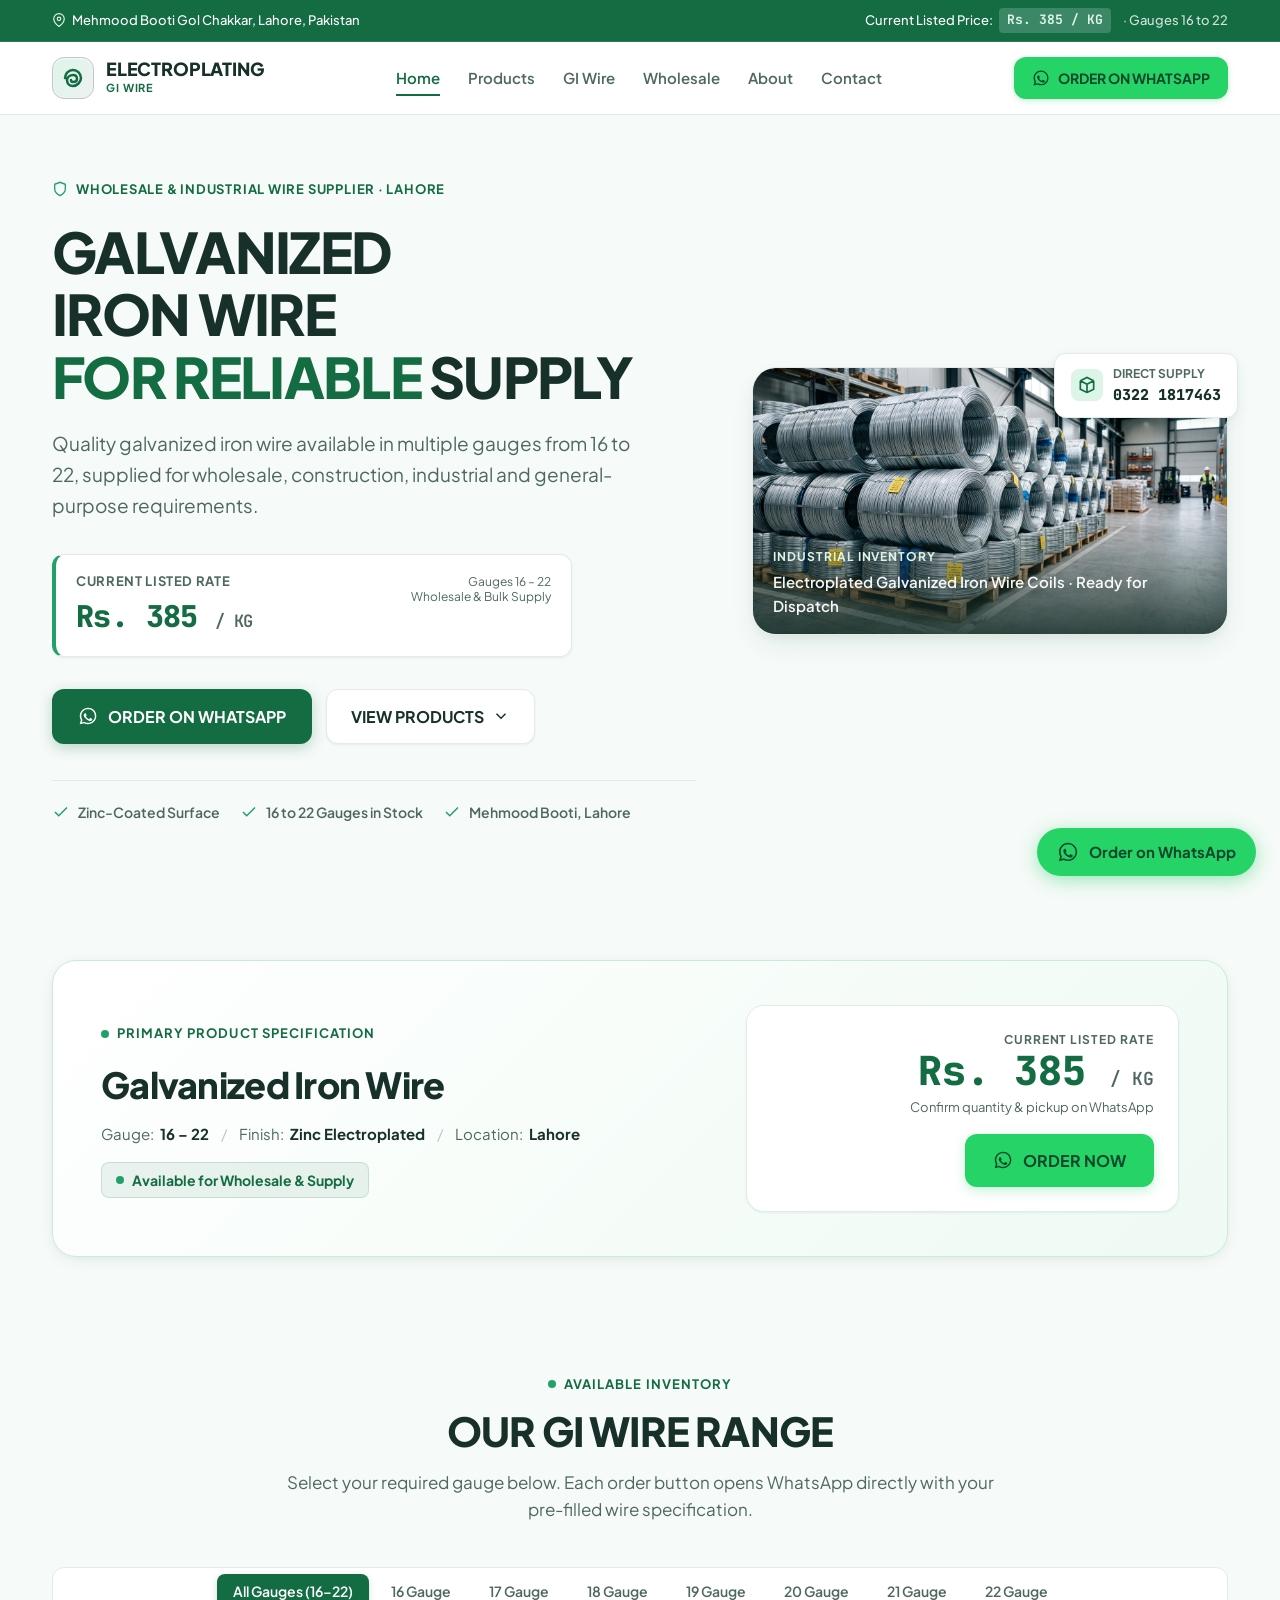
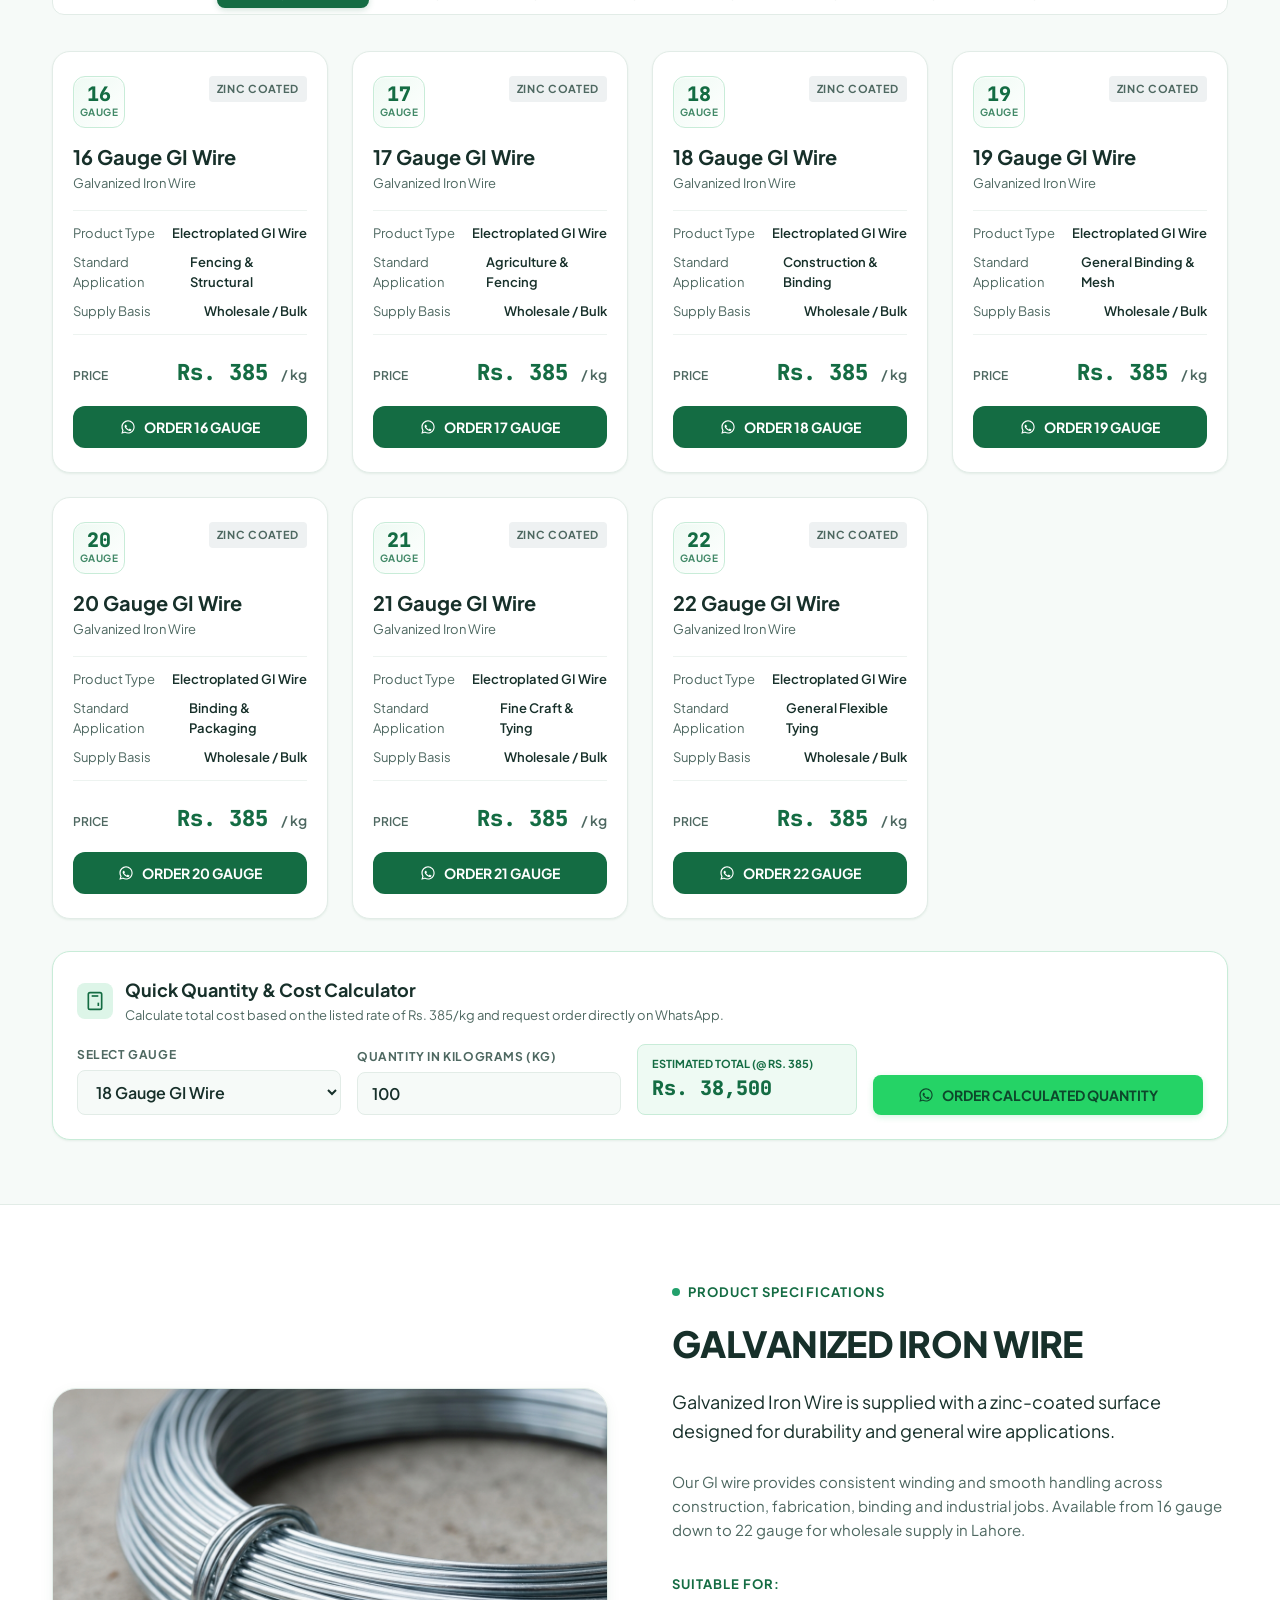
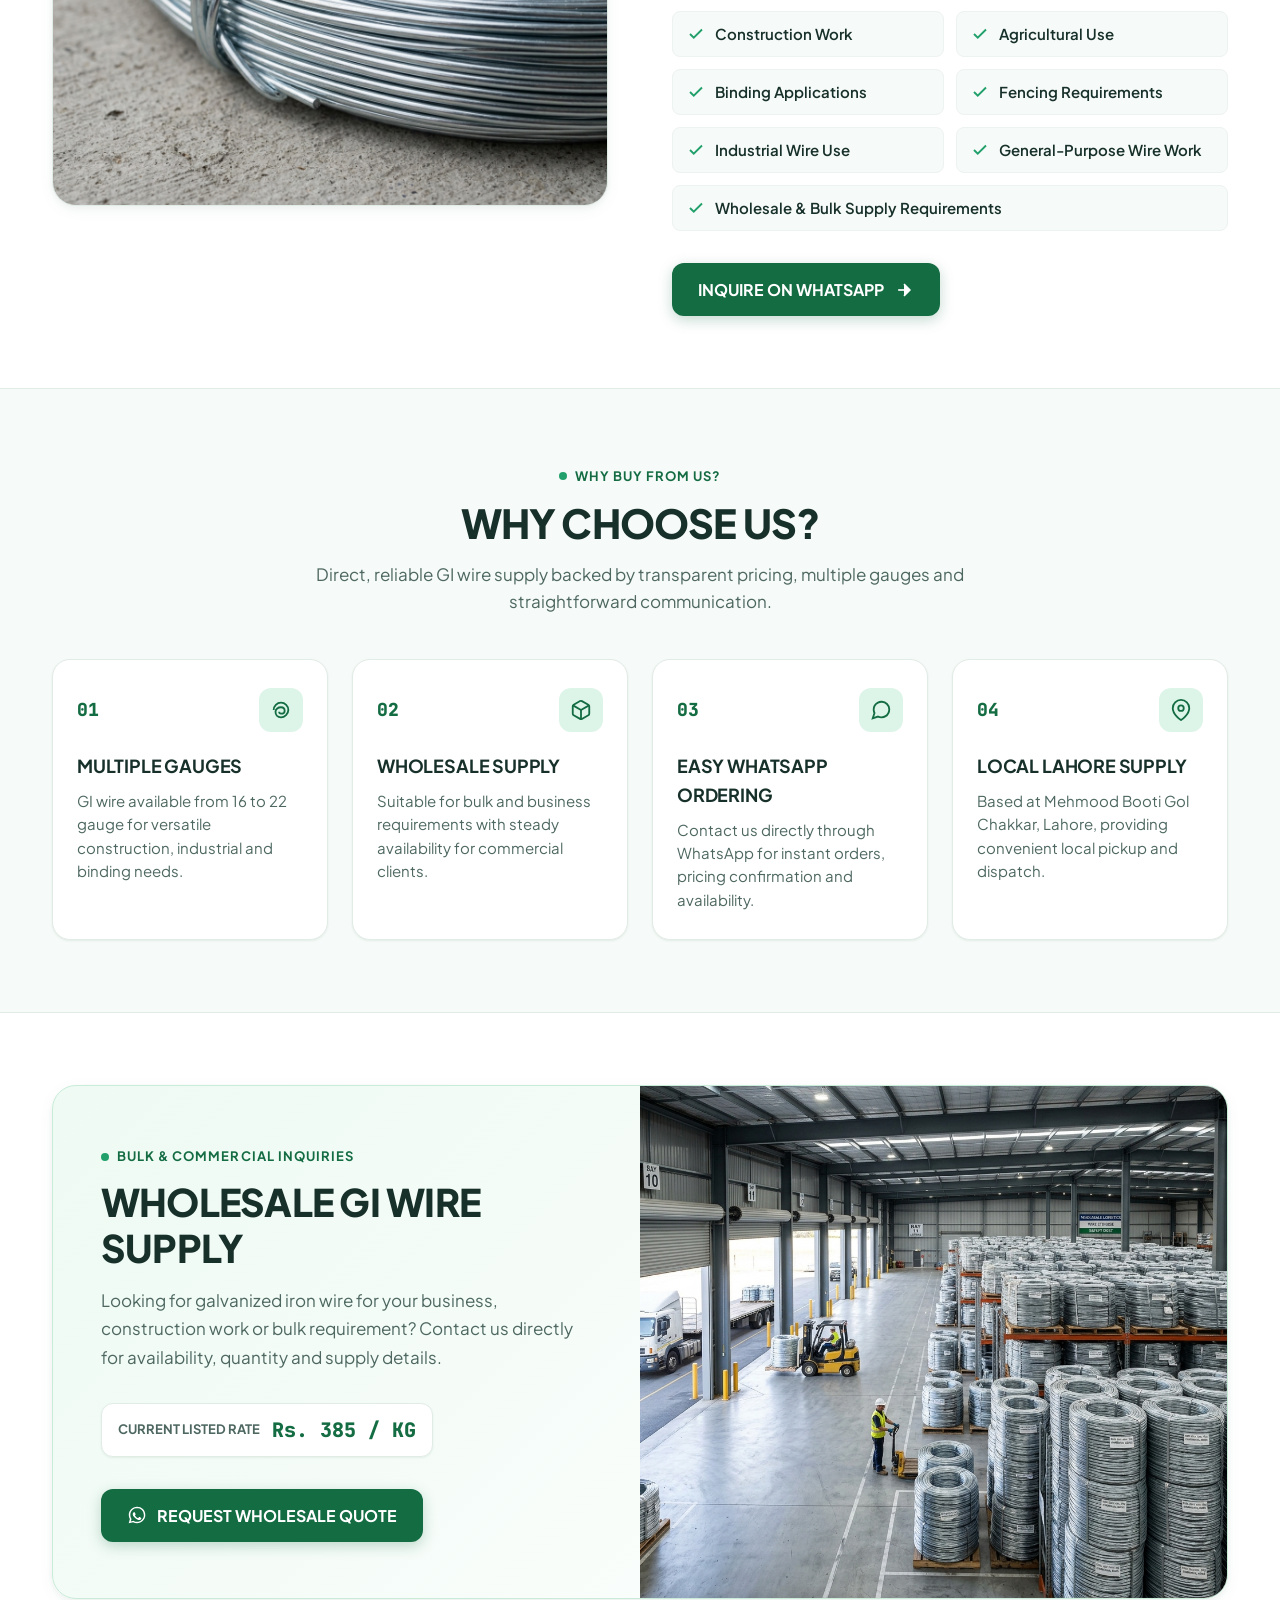
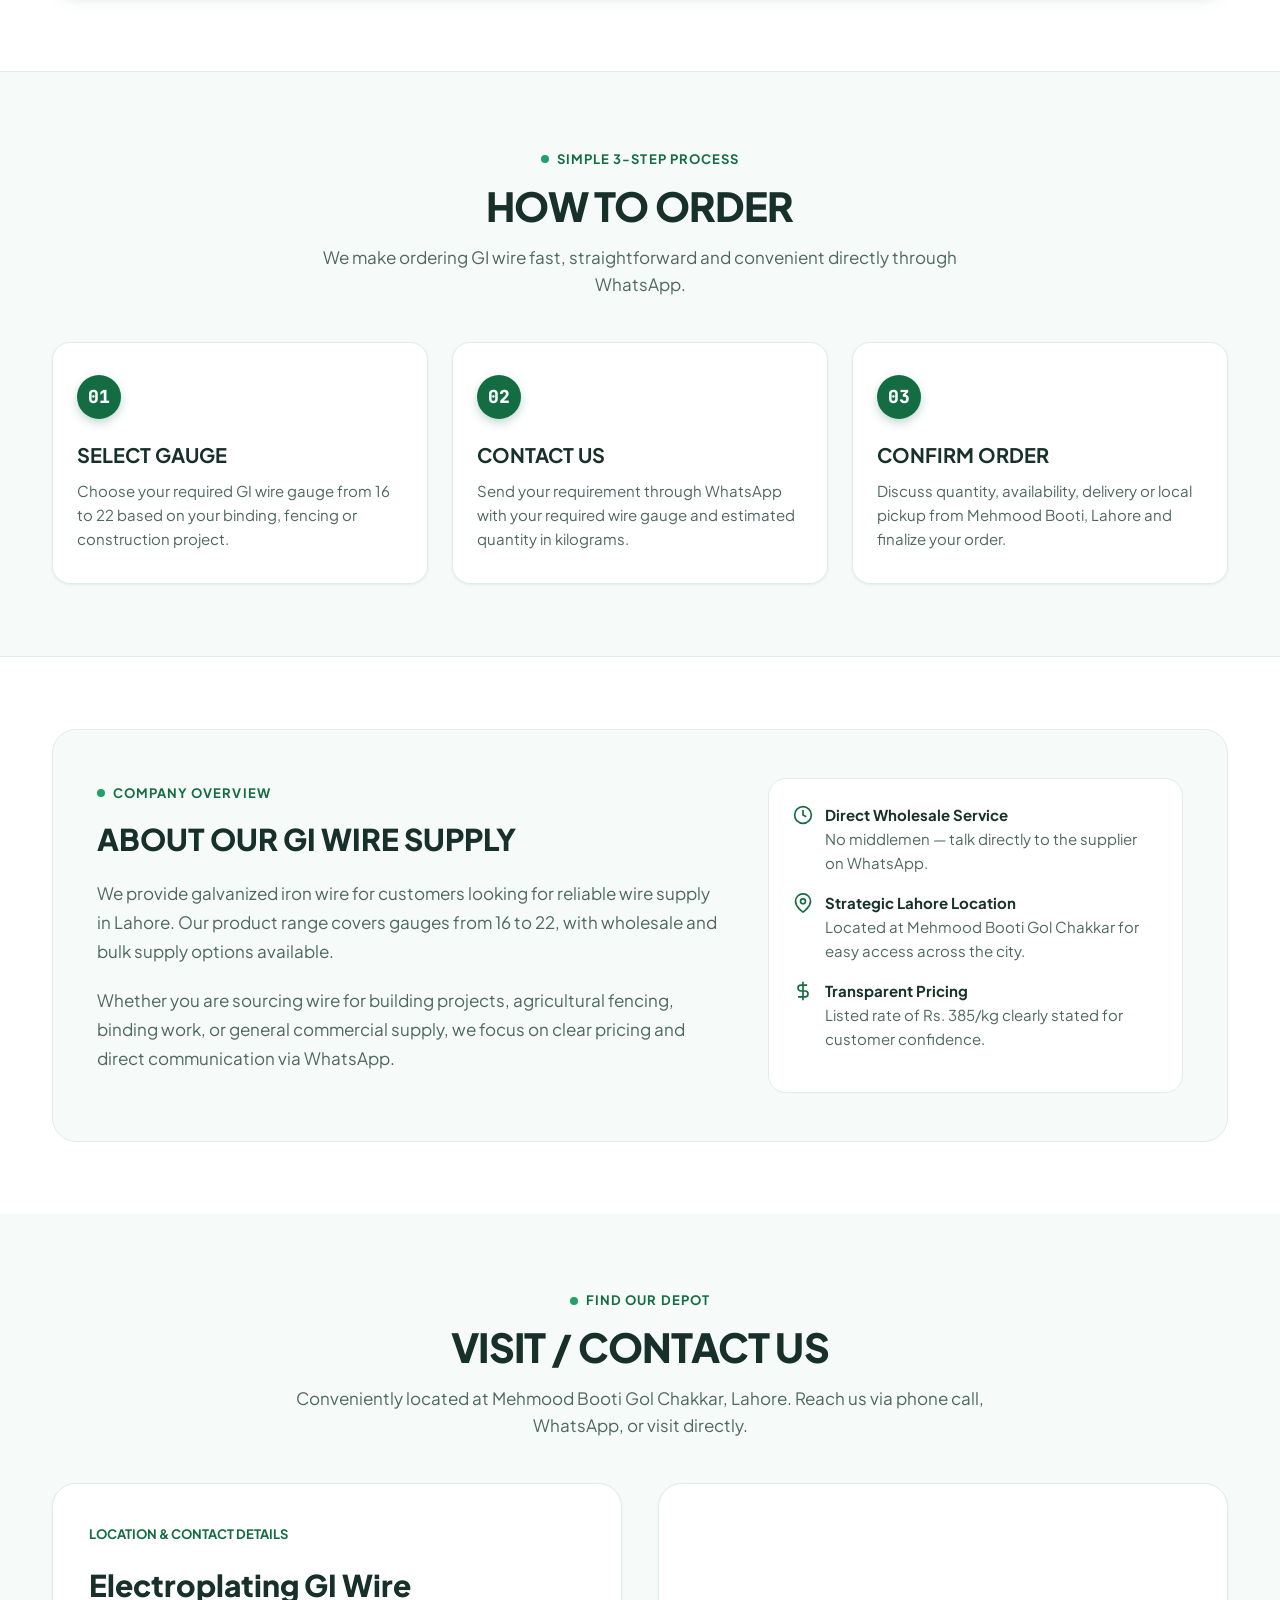
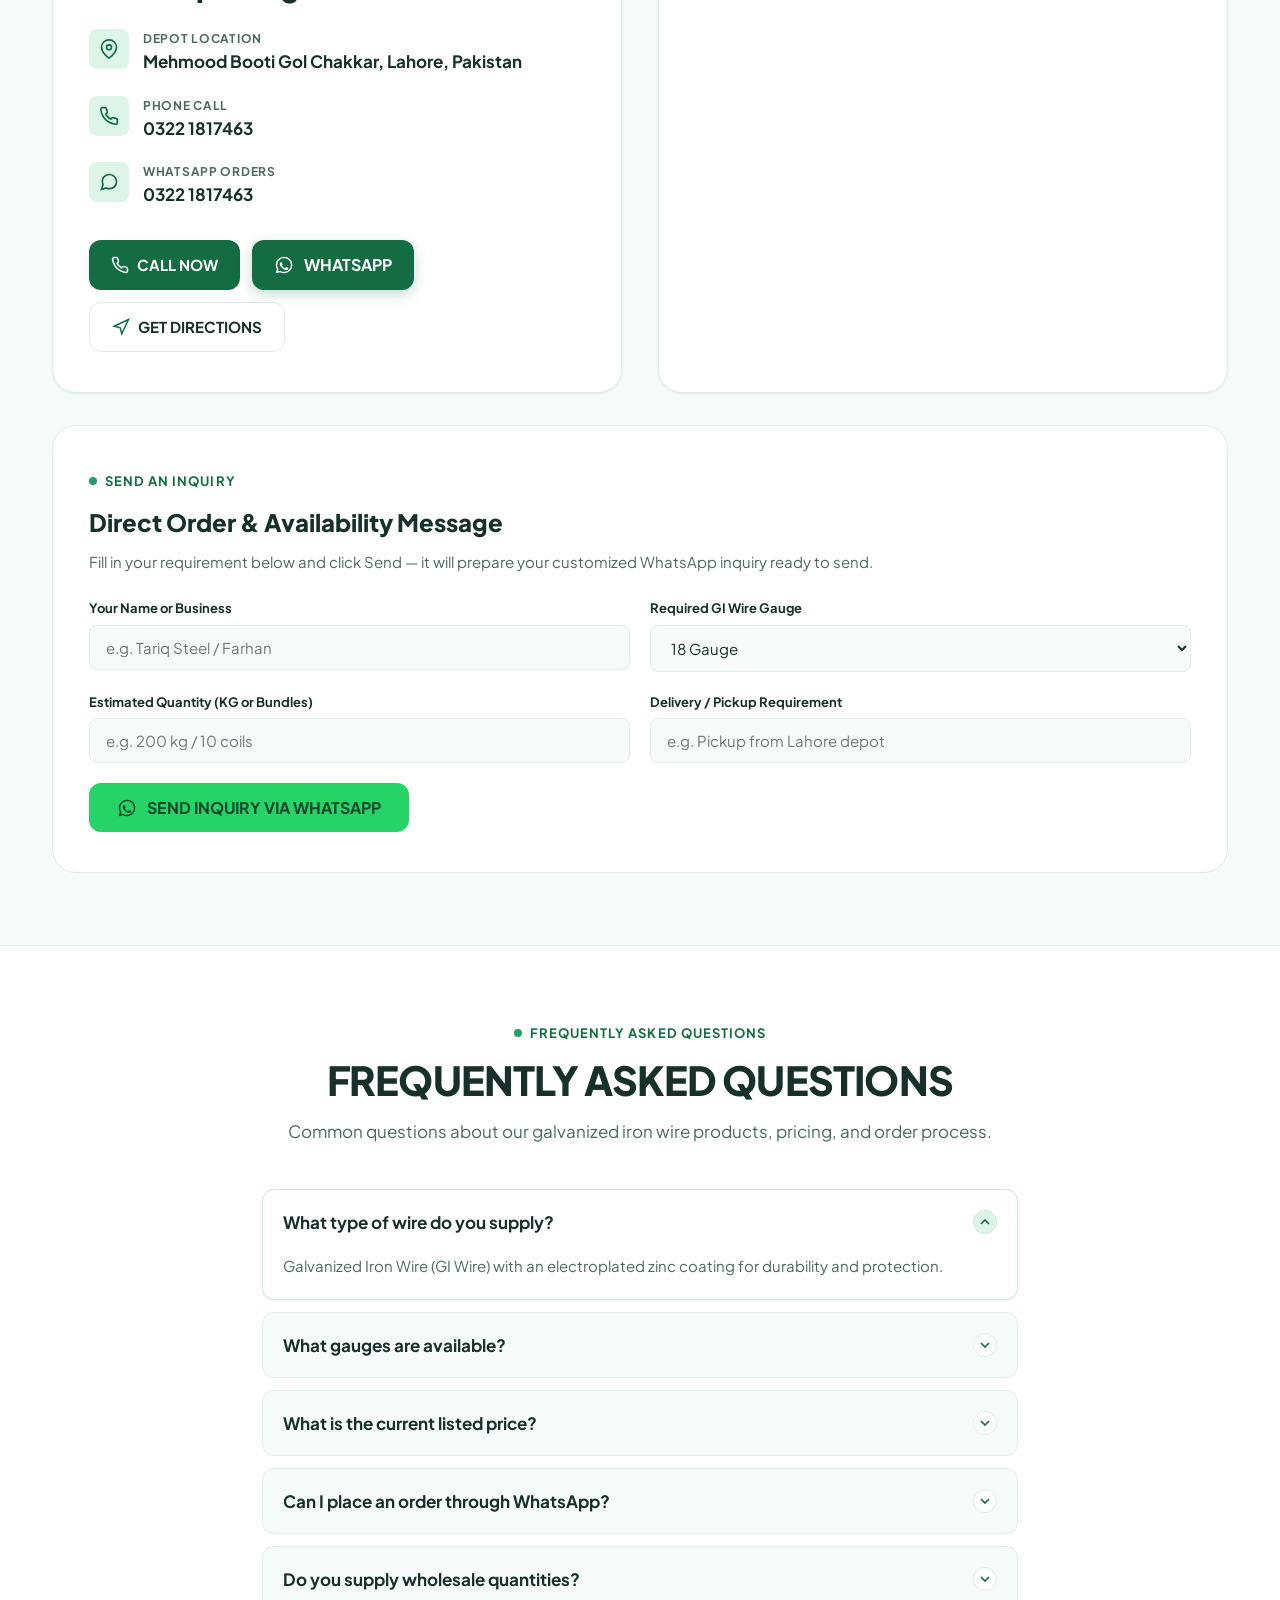
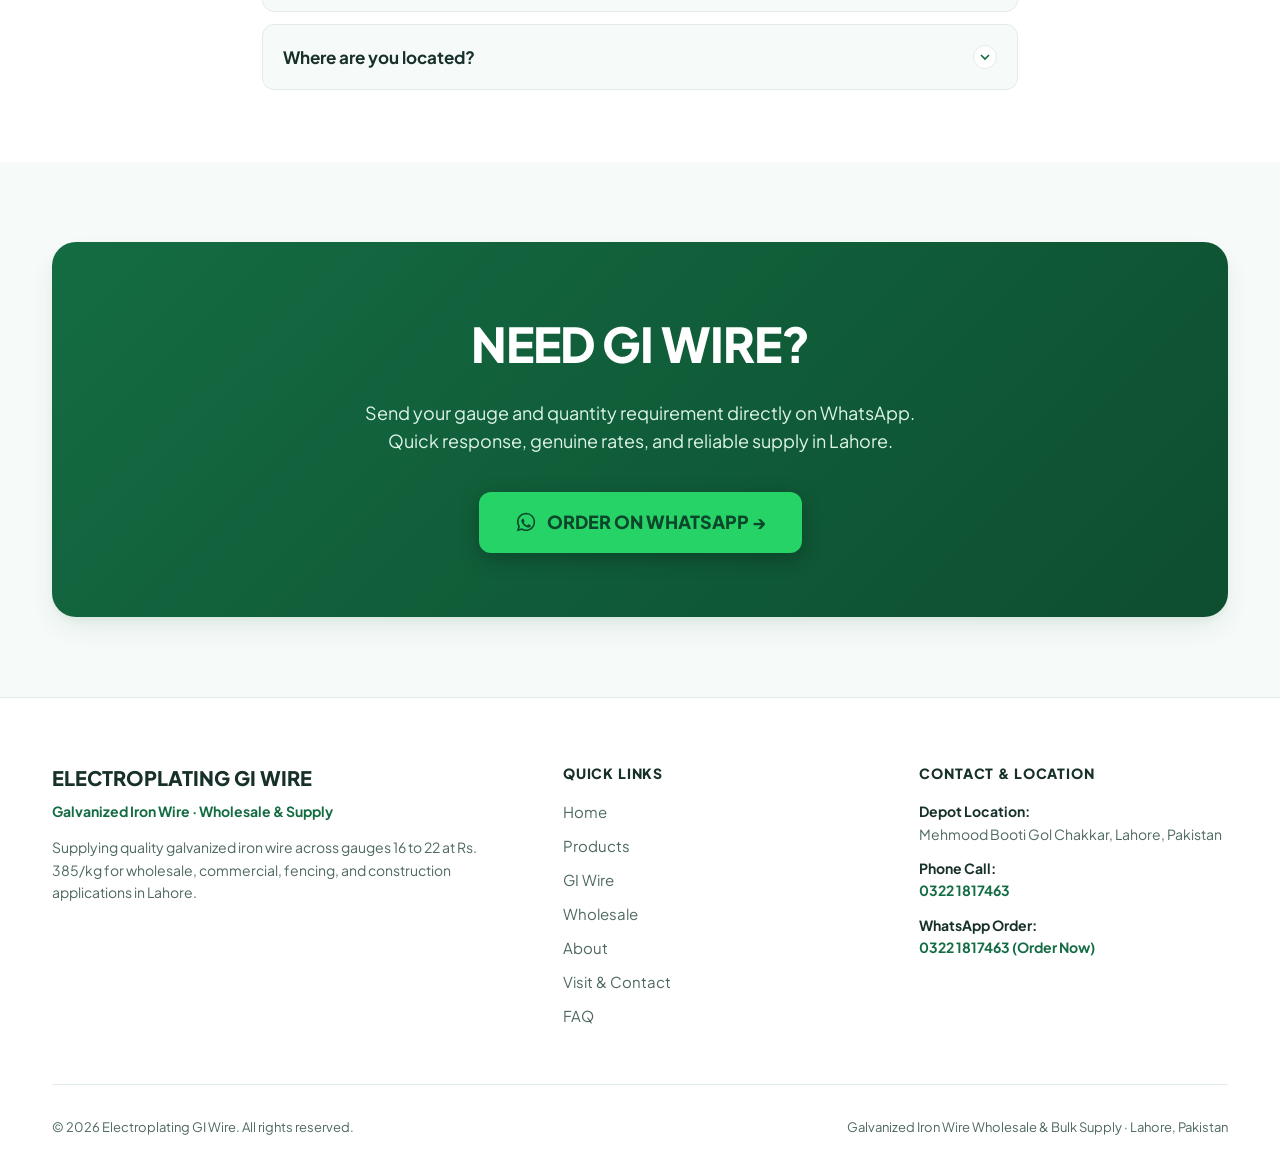
<file: index.html>
<!doctype html>
<html lang="en">
  <head>
    <meta charset="UTF-8" />
    <meta name="viewport" content="width=device-width, initial-scale=1.0" />
    <title>Galvanized Iron Wire Supplier in Lahore | Electroplating GI Wire</title>
    <meta
      name="description"
      content="Galvanized Iron Wire supplier in Lahore offering GI wire in gauges 16 to 22 at Rs. 385/kg. Wholesale and bulk supply with direct WhatsApp ordering."
    />
    <meta property="og:title" content="Galvanized Iron Wire Supplier in Lahore | Electroplating GI Wire" />
    <meta
      property="og:description"
      content="Galvanized Iron Wire supplier in Lahore offering GI wire in gauges 16 to 22 at Rs. 385/kg. Wholesale and bulk supply with direct WhatsApp ordering."
    />
    <meta property="og:type" content="website" />
    <meta property="og:site_name" content="Electroplating GI Wire" />
    <meta name="twitter:card" content="summary_large_image" />
    <meta name="twitter:title" content="Galvanized Iron Wire Supplier in Lahore | Electroplating GI Wire" />
    <meta
      name="twitter:description"
      content="Galvanized Iron Wire supplier in Lahore offering GI wire in gauges 16 to 22 at Rs. 385/kg. Wholesale and bulk supply with direct WhatsApp ordering."
    />

    <link rel="stylesheet" href="./style.css" />

    <!-- Schema.org Structured Data -->
    <script type="application/ld+json">
    {
      "@context": "https://schema.org",
      "@type": "LocalBusiness",
      "name": "Electroplating GI Wire",
      "description": "Galvanized Iron Wire supplier in Lahore offering GI wire in gauges 16 to 22 at Rs. 385/kg. Wholesale and bulk supply.",
      "telephone": "+923221817463",
      "address": {
        "@type": "PostalAddress",
        "streetAddress": "Mehmood Booti Gol Chakkar",
        "addressLocality": "Lahore",
        "addressCountry": "PK"
      },
      "priceRange": "Rs. 385/kg",
      "currenciesAccepted": "PKR"
    }
    </script>
  </head>
  <body>
    <!-- Top Announcement Bar -->
    <aside class="top-notice" aria-label="Business Announcement">
      <div class="container top-notice-inner">
        <div class="top-notice-item">
          <svg viewBox="0 0 24 24" fill="none" stroke="currentColor" stroke-width="2" stroke-linecap="round" stroke-linejoin="round" aria-hidden="true"><path d="M21 10c0 7-9 13-9 13s-9-6-9-13a9 9 0 0 1 18 0z"></path><circle cx="12" cy="10" r="3"></circle></svg>
          <span>Mehmood Booti Gol Chakkar, Lahore, Pakistan</span>
        </div>
        <div class="top-notice-item">
          <span>Current Listed Price:</span>
          <span class="top-notice-price">Rs. 385 / KG</span>
          <span style="opacity: 0.8; margin-left: 6px;">· Gauges 16 to 22</span>
        </div>
      </div>
    </aside>

    <!-- Site Header -->
    <header class="site-header">
      <div class="container header-container">
        <!-- Logo -->
        <a href="#home" class="brand-logo" aria-label="Electroplating GI Wire Homepage">
          <div class="logo-icon" aria-hidden="true">
            <svg viewBox="0 0 24 24" fill="none" stroke="currentColor" stroke-width="2.5" stroke-linecap="round" stroke-linejoin="round">
              <path d="M4 12a8 8 0 0 1 16 0c0 4-4 8-8 8s-6-3-6-6 3-5 6-5 4 2 4 4-2 3-4 3-2-1-2-2"></path>
            </svg>
          </div>
          <div class="brand-text">
            <span class="brand-title">Electroplating</span>
            <span class="brand-subtitle">GI WIRE</span>
          </div>
        </a>

        <!-- Desktop Navigation -->
        <nav class="nav-menu" aria-label="Main Navigation">
          <a href="#home" class="nav-link active">Home</a>
          <a href="#products" class="nav-link">Products</a>
          <a href="#pricing" class="nav-link">GI Wire</a>
          <a href="#wholesale" class="nav-link">Wholesale</a>
          <a href="#about" class="nav-link">About</a>
          <a href="#contact" class="nav-link">Contact</a>
        </nav>

        <!-- Header Actions -->
        <div class="header-actions">
          <a
            href="https://wa.me/923221817463?text=Hello%20I%20want%20to%20order%20GI%20Wire.%20Please%20share%20availability%20and%20order%20details."
            target="_blank"
            rel="noopener noreferrer"
            class="btn-whatsapp-header"
          >
            <svg viewBox="0 0 24 24" aria-hidden="true"><path d="M12.04 2c-5.46 0-9.91 4.45-9.91 9.91 0 1.75.46 3.45 1.32 4.95L2.05 22l5.25-1.38c1.45.79 3.08 1.21 4.74 1.21 5.46 0 9.91-4.45 9.91-9.91 0-2.65-1.03-5.14-2.9-7.01A9.82 9.82 0 0 0 12.04 2zm.01 1.67c2.2 0 4.26.86 5.82 2.41a8.16 8.16 0 0 1 2.4 5.83c0 4.54-3.7 8.24-8.24 8.24-1.42 0-2.82-.37-4.06-1.07l-.29-.16-3.09.81.82-3.01-.19-.31a8.19 8.19 0 0 1-1.25-4.49c0-4.54 3.7-8.24 8.24-8.24zm4.5 11.64c-.25-.13-1.47-.72-1.7-.81-.23-.08-.39-.13-.56.13-.17.25-.64.81-.79.97-.14.17-.29.19-.54.06-.25-.13-1.06-.39-2.02-1.25-.75-.67-1.25-1.49-1.4-1.74-.14-.25-.02-.39.11-.51.11-.11.25-.29.38-.44.13-.14.17-.25.25-.42.08-.17.04-.31-.02-.44-.06-.13-.56-1.34-.76-1.84-.2-.49-.4-.42-.56-.43h-.48c-.17 0-.44.06-.67.31-.23.25-.88.86-.88 2.1 0 1.24.9 2.44 1.03 2.61.13.17 1.78 2.71 4.3 3.8.6.26 1.07.42 1.44.53.61.2 1.16.17 1.6.1 0.49-.07 1.47-.6 1.68-1.18.2-.58.2-1.08.14-1.18-.06-.1-.23-.17-.48-.3z"/></svg>
            <span>ORDER ON WHATSAPP</span>
          </a>
          <button
            type="button"
            class="btn-mobile-toggle"
            id="mobileToggleBtn"
            aria-label="Toggle navigation menu"
            aria-expanded="false"
          >
            <svg viewBox="0 0 24 24" fill="none" stroke="currentColor" stroke-width="2" stroke-linecap="round" stroke-linejoin="round"><line x1="3" y1="12" x2="21" y2="12"></line><line x1="3" y1="6" x2="21" y2="6"></line><line x1="3" y1="18" x2="21" y2="18"></line></svg>
          </button>
        </div>
      </div>

      <!-- Mobile Navigation Drawer -->
      <nav class="mobile-drawer" id="mobileDrawer" aria-label="Mobile Navigation">
        <a href="#home" class="mobile-nav-link">Home</a>
        <a href="#products" class="mobile-nav-link">Products</a>
        <a href="#pricing" class="mobile-nav-link">GI Wire</a>
        <a href="#wholesale" class="mobile-nav-link">Wholesale</a>
        <a href="#about" class="mobile-nav-link">About</a>
        <a href="#location" class="mobile-nav-link">Visit & Contact</a>
        <div class="mobile-drawer-contact">
          <a href="tel:+923221817463" class="btn-loc-call" style="width: 100%;">
            <svg viewBox="0 0 24 24" fill="none" stroke="currentColor" stroke-width="2"><path d="M22 16.92v3a2 2 0 0 1-2.18 2 19.79 19.79 0 0 1-8.63-3.07 19.5 19.5 0 0 1-6-6 19.79 19.79 0 0 1-3.07-8.67A2 2 0 0 1 4.11 2h3a2 2 0 0 1 2 1.72 12.84 12.84 0 0 0 .7 2.81 2 2 0 0 1-.45 2.11L8.09 9.91a16 16 0 0 0 6 6l1.27-1.27a2 2 0 0 1 2.11-.45 12.84 12.84 0 0 0 2.81.7A2 2 0 0 1 22 16.92z"></path></svg>
            <span>Call 0322 1817463</span>
          </a>
        </div>
      </nav>
    </header>

    <main>
      <!-- Hero Section -->
      <section id="home" class="hero-section">
        <div class="container hero-grid">
          <div class="hero-content">
            <div class="hero-badge-row">
              <svg viewBox="0 0 24 24" fill="none" stroke="currentColor" stroke-width="2"><path d="M12 22s8-4 8-10V5l-8-3-8 3v7c0 6 8 10 8 10z"></path></svg>
              <span>Wholesale & Industrial Wire Supplier · Lahore</span>
            </div>

            <h1 class="hero-headline">
              GALVANIZED<br />
              IRON WIRE<br />
              <span class="text-highlight">FOR RELIABLE</span> SUPPLY
            </h1>

            <p class="hero-lead">
              Quality galvanized iron wire available in multiple gauges from 16 to 22, supplied for wholesale, construction, industrial and general-purpose requirements.
            </p>

            <!-- Price Highlight Strip -->
            <div class="hero-price-strip">
              <div>
                <div class="price-strip-label">Current Listed Rate</div>
                <div class="price-strip-value">Rs. 385 <span class="price-strip-unit">/ KG</span></div>
              </div>
              <div class="price-strip-note">
                Gauges 16 – 22<br />
                Wholesale & Bulk Supply
              </div>
            </div>

            <!-- Hero CTAs -->
            <div class="hero-cta-group">
              <a
                href="https://wa.me/923221817463?text=Hello%20I%20want%20to%20order%20GI%20Wire.%20Please%20share%20availability%20and%20order%20details."
                target="_blank"
                rel="noopener noreferrer"
                class="btn-primary-whatsapp"
              >
                <svg viewBox="0 0 24 24" aria-hidden="true"><path d="M12.04 2c-5.46 0-9.91 4.45-9.91 9.91 0 1.75.46 3.45 1.32 4.95L2.05 22l5.25-1.38c1.45.79 3.08 1.21 4.74 1.21 5.46 0 9.91-4.45 9.91-9.91 0-2.65-1.03-5.14-2.9-7.01A9.82 9.82 0 0 0 12.04 2zm.01 1.67c2.2 0 4.26.86 5.82 2.41a8.16 8.16 0 0 1 2.4 5.83c0 4.54-3.7 8.24-8.24 8.24-1.42 0-2.82-.37-4.06-1.07l-.29-.16-3.09.81.82-3.01-.19-.31a8.19 8.19 0 0 1-1.25-4.49c0-4.54 3.7-8.24 8.24-8.24zm4.5 11.64c-.25-.13-1.47-.72-1.7-.81-.23-.08-.39-.13-.56.13-.17.25-.64.81-.79.97-.14.17-.29.19-.54.06-.25-.13-1.06-.39-2.02-1.25-.75-.67-1.25-1.49-1.4-1.74-.14-.25-.02-.39.11-.51.11-.11.25-.29.38-.44.13-.14.17-.25.25-.42.08-.17.04-.31-.02-.44-.06-.13-.56-1.34-.76-1.84-.2-.49-.4-.42-.56-.43h-.48c-.17 0-.44.06-.67.31-.23.25-.88.86-.88 2.1 0 1.24.9 2.44 1.03 2.61.13.17 1.78 2.71 4.3 3.8.6.26 1.07.42 1.44.53.61.2 1.16.17 1.6.1 0.49-.07 1.47-.6 1.68-1.18.2-.58.2-1.08.14-1.18-.06-.1-.23-.17-.48-.3z"/></svg>
                <span>ORDER ON WHATSAPP</span>
              </a>
              <a href="#products" class="btn-secondary">
                <span>VIEW PRODUCTS</span>
                <svg viewBox="0 0 24 24" fill="none" stroke="currentColor" stroke-width="2" width="18" height="18"><polyline points="6 9 12 15 18 9"></polyline></svg>
              </a>
            </div>

            <!-- Trust Line -->
            <div class="hero-trust-row">
              <div class="hero-trust-item">
                <svg viewBox="0 0 24 24" fill="none" stroke="currentColor" stroke-width="2"><polyline points="20 6 9 17 4 12"></polyline></svg>
                <span>Zinc-Coated Surface</span>
              </div>
              <div class="hero-trust-item">
                <svg viewBox="0 0 24 24" fill="none" stroke="currentColor" stroke-width="2"><polyline points="20 6 9 17 4 12"></polyline></svg>
                <span>16 to 22 Gauges in Stock</span>
              </div>
              <div class="hero-trust-item">
                <svg viewBox="0 0 24 24" fill="none" stroke="currentColor" stroke-width="2"><polyline points="20 6 9 17 4 12"></polyline></svg>
                <span>Mehmood Booti, Lahore</span>
              </div>
            </div>
          </div>

          <!-- Hero Image -->
          <div class="hero-media-wrapper">
            <div class="hero-image-card">
              <img
                src="./assets/images/gi-wire-hero.jpg"
                alt="Galvanized Iron Wire Coils neatly stacked in warehouse in Lahore"
                width="640"
                height="360"
                loading="eager"
              />
              <div class="hero-image-overlay">
                <div class="hero-overlay-tag">Industrial Inventory</div>
                <div class="hero-overlay-caption">Electroplated Galvanized Iron Wire Coils · Ready for Dispatch</div>
              </div>
            </div>

            <!-- Floating Quick Spec Card -->
            <div class="hero-floating-badge" aria-hidden="true">
              <div class="floating-badge-icon">
                <svg viewBox="0 0 24 24" fill="none" stroke="currentColor" stroke-width="2" width="20" height="20"><path d="M20 7l-8-4-8 4m16 0l-8 4m8-4v10l-8 4m0-10L4 7m8 4v10M4 7v10l8 4"></path></svg>
              </div>
              <div class="floating-badge-text">
                <span class="floating-badge-title">Direct Supply</span>
                <span class="floating-badge-val">0322 1817463</span>
              </div>
            </div>
          </div>
        </div>
      </section>

      <!-- Product Price Card Section -->
      <section id="pricing" class="price-card-section">
        <div class="container">
          <div class="price-card-banner">
            <div class="price-banner-grid">
              <div class="price-banner-info">
                <div class="section-kicker">
                  <span class="section-kicker-dot"></span>
                  <span>Primary Product Specification</span>
                </div>
                <h2>Galvanized Iron Wire</h2>
                <div class="price-banner-meta">
                  <span class="price-meta-item">Gauge: <strong>16 – 22</strong></span>
                  <span class="price-meta-sep">/</span>
                  <span class="price-meta-item">Finish: <strong>Zinc Electroplated</strong></span>
                  <span class="price-meta-sep">/</span>
                  <span class="price-meta-item">Location: <strong>Lahore</strong></span>
                </div>
                <div>
                  <span class="price-banner-status">
                    <span class="price-status-dot"></span>
                    <span>Available for Wholesale & Supply</span>
                  </span>
                </div>
              </div>

              <div class="price-banner-action">
                <div class="price-highlight-huge">
                  <span class="price-huge-label">Current Listed Rate</span>
                  <span class="price-huge-num">Rs. 385 <span style="font-size: 1.125rem; font-weight: 600; color: var(--color-muted-text);">/ KG</span></span>
                  <span class="price-huge-sub">Confirm quantity & pickup on WhatsApp</span>
                </div>
                <a
                  href="https://wa.me/923221817463?text=Hello%20I%20want%20to%20order%20Galvanized%20Iron%20Wire.%20Please%20share%20availability%20and%20order%20details."
                  target="_blank"
                  rel="noopener noreferrer"
                  class="btn-price-order"
                >
                  <svg viewBox="0 0 24 24" aria-hidden="true"><path d="M12.04 2c-5.46 0-9.91 4.45-9.91 9.91 0 1.75.46 3.45 1.32 4.95L2.05 22l5.25-1.38c1.45.79 3.08 1.21 4.74 1.21 5.46 0 9.91-4.45 9.91-9.91 0-2.65-1.03-5.14-2.9-7.01A9.82 9.82 0 0 0 12.04 2zm.01 1.67c2.2 0 4.26.86 5.82 2.41a8.16 8.16 0 0 1 2.4 5.83c0 4.54-3.7 8.24-8.24 8.24-1.42 0-2.82-.37-4.06-1.07l-.29-.16-3.09.81.82-3.01-.19-.31a8.19 8.19 0 0 1-1.25-4.49c0-4.54 3.7-8.24 8.24-8.24zm4.5 11.64c-.25-.13-1.47-.72-1.7-.81-.23-.08-.39-.13-.56.13-.17.25-.64.81-.79.97-.14.17-.29.19-.54.06-.25-.13-1.06-.39-2.02-1.25-.75-.67-1.25-1.49-1.4-1.74-.14-.25-.02-.39.11-.51.11-.11.25-.29.38-.44.13-.14.17-.25.25-.42.08-.17.04-.31-.02-.44-.06-.13-.56-1.34-.76-1.84-.2-.49-.4-.42-.56-.43h-.48c-.17 0-.44.06-.67.31-.23.25-.88.86-.88 2.1 0 1.24.9 2.44 1.03 2.61.13.17 1.78 2.71 4.3 3.8.6.26 1.07.42 1.44.53.61.2 1.16.17 1.6.1 0.49-.07 1.47-.6 1.68-1.18.2-.58.2-1.08.14-1.18-.06-.1-.23-.17-.48-.3z"/></svg>
                  <span>ORDER NOW</span>
                </a>
              </div>
            </div>
          </div>
        </div>
      </section>

      <!-- Products Section -->
      <section id="products" class="products-section">
        <div class="container">
          <div class="section-header text-center">
            <div class="section-kicker">
              <span class="section-kicker-dot"></span>
              <span>Available Inventory</span>
            </div>
            <h2 class="section-title">OUR GI WIRE RANGE</h2>
            <p class="section-desc">
              Select your required gauge below. Each order button opens WhatsApp directly with your pre-filled wire specification.
            </p>
          </div>

          <!-- Gauge Filter Buttons -->
          <div class="gauge-filter-bar" role="tablist" aria-label="Filter GI Wire Gauges">
            <button class="filter-btn active" data-filter="all" role="tab">All Gauges (16–22)</button>
            <button class="filter-btn" data-filter="16" role="tab">16 Gauge</button>
            <button class="filter-btn" data-filter="17" role="tab">17 Gauge</button>
            <button class="filter-btn" data-filter="18" role="tab">18 Gauge</button>
            <button class="filter-btn" data-filter="19" role="tab">19 Gauge</button>
            <button class="filter-btn" data-filter="20" role="tab">20 Gauge</button>
            <button class="filter-btn" data-filter="21" role="tab">21 Gauge</button>
            <button class="filter-btn" data-filter="22" role="tab">22 Gauge</button>
          </div>

          <!-- Products Grid -->
          <div class="products-grid">
            <!-- 16 Gauge -->
            <article class="product-card" data-gauge-num="16">
              <div class="product-card-top">
                <div class="gauge-circle">
                  <span class="gauge-circle-num">16</span>
                  <span class="gauge-circle-unit">Gauge</span>
                </div>
                <span class="wire-finish-tag">Zinc Coated</span>
              </div>
              <h3 class="product-title">16 Gauge GI Wire</h3>
              <p class="product-subtitle">Galvanized Iron Wire</p>
              <ul class="product-specs-list">
                <li class="product-spec-row">
                  <span>Product Type</span>
                  <span>Electroplated GI Wire</span>
                </li>
                <li class="product-spec-row">
                  <span>Standard Application</span>
                  <span>Fencing & Structural</span>
                </li>
                <li class="product-spec-row">
                  <span>Supply Basis</span>
                  <span>Wholesale / Bulk</span>
                </li>
              </ul>
              <div class="product-price-box">
                <span class="product-price-label">Price</span>
                <span class="product-price-rate">Rs. 385 <small>/ kg</small></span>
              </div>
              <button class="btn-card-order" data-gauge-name="16 Gauge GI Wire">
                <svg viewBox="0 0 24 24" aria-hidden="true"><path d="M12.04 2c-5.46 0-9.91 4.45-9.91 9.91 0 1.75.46 3.45 1.32 4.95L2.05 22l5.25-1.38c1.45.79 3.08 1.21 4.74 1.21 5.46 0 9.91-4.45 9.91-9.91 0-2.65-1.03-5.14-2.9-7.01A9.82 9.82 0 0 0 12.04 2zm.01 1.67c2.2 0 4.26.86 5.82 2.41a8.16 8.16 0 0 1 2.4 5.83c0 4.54-3.7 8.24-8.24 8.24-1.42 0-2.82-.37-4.06-1.07l-.29-.16-3.09.81.82-3.01-.19-.31a8.19 8.19 0 0 1-1.25-4.49c0-4.54 3.7-8.24 8.24-8.24zm4.5 11.64c-.25-.13-1.47-.72-1.7-.81-.23-.08-.39-.13-.56.13-.17.25-.64.81-.79.97-.14.17-.29.19-.54.06-.25-.13-1.06-.39-2.02-1.25-.75-.67-1.25-1.49-1.4-1.74-.14-.25-.02-.39.11-.51.11-.11.25-.29.38-.44.13-.14.17-.25.25-.42.08-.17.04-.31-.02-.44-.06-.13-.56-1.34-.76-1.84-.2-.49-.4-.42-.56-.43h-.48c-.17 0-.44.06-.67.31-.23.25-.88.86-.88 2.1 0 1.24.9 2.44 1.03 2.61.13.17 1.78 2.71 4.3 3.8.6.26 1.07.42 1.44.53.61.2 1.16.17 1.6.1 0.49-.07 1.47-.6 1.68-1.18.2-.58.2-1.08.14-1.18-.06-.1-.23-.17-.48-.3z"/></svg>
                <span>ORDER 16 GAUGE</span>
              </button>
            </article>

            <!-- 17 Gauge -->
            <article class="product-card" data-gauge-num="17">
              <div class="product-card-top">
                <div class="gauge-circle">
                  <span class="gauge-circle-num">17</span>
                  <span class="gauge-circle-unit">Gauge</span>
                </div>
                <span class="wire-finish-tag">Zinc Coated</span>
              </div>
              <h3 class="product-title">17 Gauge GI Wire</h3>
              <p class="product-subtitle">Galvanized Iron Wire</p>
              <ul class="product-specs-list">
                <li class="product-spec-row">
                  <span>Product Type</span>
                  <span>Electroplated GI Wire</span>
                </li>
                <li class="product-spec-row">
                  <span>Standard Application</span>
                  <span>Agriculture & Fencing</span>
                </li>
                <li class="product-spec-row">
                  <span>Supply Basis</span>
                  <span>Wholesale / Bulk</span>
                </li>
              </ul>
              <div class="product-price-box">
                <span class="product-price-label">Price</span>
                <span class="product-price-rate">Rs. 385 <small>/ kg</small></span>
              </div>
              <button class="btn-card-order" data-gauge-name="17 Gauge GI Wire">
                <svg viewBox="0 0 24 24" aria-hidden="true"><path d="M12.04 2c-5.46 0-9.91 4.45-9.91 9.91 0 1.75.46 3.45 1.32 4.95L2.05 22l5.25-1.38c1.45.79 3.08 1.21 4.74 1.21 5.46 0 9.91-4.45 9.91-9.91 0-2.65-1.03-5.14-2.9-7.01A9.82 9.82 0 0 0 12.04 2zm.01 1.67c2.2 0 4.26.86 5.82 2.41a8.16 8.16 0 0 1 2.4 5.83c0 4.54-3.7 8.24-8.24 8.24-1.42 0-2.82-.37-4.06-1.07l-.29-.16-3.09.81.82-3.01-.19-.31a8.19 8.19 0 0 1-1.25-4.49c0-4.54 3.7-8.24 8.24-8.24zm4.5 11.64c-.25-.13-1.47-.72-1.7-.81-.23-.08-.39-.13-.56.13-.17.25-.64.81-.79.97-.14.17-.29.19-.54.06-.25-.13-1.06-.39-2.02-1.25-.75-.67-1.25-1.49-1.4-1.74-.14-.25-.02-.39.11-.51.11-.11.25-.29.38-.44.13-.14.17-.25.25-.42.08-.17.04-.31-.02-.44-.06-.13-.56-1.34-.76-1.84-.2-.49-.4-.42-.56-.43h-.48c-.17 0-.44.06-.67.31-.23.25-.88.86-.88 2.1 0 1.24.9 2.44 1.03 2.61.13.17 1.78 2.71 4.3 3.8.6.26 1.07.42 1.44.53.61.2 1.16.17 1.6.1 0.49-.07 1.47-.6 1.68-1.18.2-.58.2-1.08.14-1.18-.06-.1-.23-.17-.48-.3z"/></svg>
                <span>ORDER 17 GAUGE</span>
              </button>
            </article>

            <!-- 18 Gauge -->
            <article class="product-card" data-gauge-num="18">
              <div class="product-card-top">
                <div class="gauge-circle">
                  <span class="gauge-circle-num">18</span>
                  <span class="gauge-circle-unit">Gauge</span>
                </div>
                <span class="wire-finish-tag">Zinc Coated</span>
              </div>
              <h3 class="product-title">18 Gauge GI Wire</h3>
              <p class="product-subtitle">Galvanized Iron Wire</p>
              <ul class="product-specs-list">
                <li class="product-spec-row">
                  <span>Product Type</span>
                  <span>Electroplated GI Wire</span>
                </li>
                <li class="product-spec-row">
                  <span>Standard Application</span>
                  <span>Construction & Binding</span>
                </li>
                <li class="product-spec-row">
                  <span>Supply Basis</span>
                  <span>Wholesale / Bulk</span>
                </li>
              </ul>
              <div class="product-price-box">
                <span class="product-price-label">Price</span>
                <span class="product-price-rate">Rs. 385 <small>/ kg</small></span>
              </div>
              <button class="btn-card-order" data-gauge-name="18 Gauge GI Wire">
                <svg viewBox="0 0 24 24" aria-hidden="true"><path d="M12.04 2c-5.46 0-9.91 4.45-9.91 9.91 0 1.75.46 3.45 1.32 4.95L2.05 22l5.25-1.38c1.45.79 3.08 1.21 4.74 1.21 5.46 0 9.91-4.45 9.91-9.91 0-2.65-1.03-5.14-2.9-7.01A9.82 9.82 0 0 0 12.04 2zm.01 1.67c2.2 0 4.26.86 5.82 2.41a8.16 8.16 0 0 1 2.4 5.83c0 4.54-3.7 8.24-8.24 8.24-1.42 0-2.82-.37-4.06-1.07l-.29-.16-3.09.81.82-3.01-.19-.31a8.19 8.19 0 0 1-1.25-4.49c0-4.54 3.7-8.24 8.24-8.24zm4.5 11.64c-.25-.13-1.47-.72-1.7-.81-.23-.08-.39-.13-.56.13-.17.25-.64.81-.79.97-.14.17-.29.19-.54.06-.25-.13-1.06-.39-2.02-1.25-.75-.67-1.25-1.49-1.4-1.74-.14-.25-.02-.39.11-.51.11-.11.25-.29.38-.44.13-.14.17-.25.25-.42.08-.17.04-.31-.02-.44-.06-.13-.56-1.34-.76-1.84-.2-.49-.4-.42-.56-.43h-.48c-.17 0-.44.06-.67.31-.23.25-.88.86-.88 2.1 0 1.24.9 2.44 1.03 2.61.13.17 1.78 2.71 4.3 3.8.6.26 1.07.42 1.44.53.61.2 1.16.17 1.6.1 0.49-.07 1.47-.6 1.68-1.18.2-.58.2-1.08.14-1.18-.06-.1-.23-.17-.48-.3z"/></svg>
                <span>ORDER 18 GAUGE</span>
              </button>
            </article>

            <!-- 19 Gauge -->
            <article class="product-card" data-gauge-num="19">
              <div class="product-card-top">
                <div class="gauge-circle">
                  <span class="gauge-circle-num">19</span>
                  <span class="gauge-circle-unit">Gauge</span>
                </div>
                <span class="wire-finish-tag">Zinc Coated</span>
              </div>
              <h3 class="product-title">19 Gauge GI Wire</h3>
              <p class="product-subtitle">Galvanized Iron Wire</p>
              <ul class="product-specs-list">
                <li class="product-spec-row">
                  <span>Product Type</span>
                  <span>Electroplated GI Wire</span>
                </li>
                <li class="product-spec-row">
                  <span>Standard Application</span>
                  <span>General Binding & Mesh</span>
                </li>
                <li class="product-spec-row">
                  <span>Supply Basis</span>
                  <span>Wholesale / Bulk</span>
                </li>
              </ul>
              <div class="product-price-box">
                <span class="product-price-label">Price</span>
                <span class="product-price-rate">Rs. 385 <small>/ kg</small></span>
              </div>
              <button class="btn-card-order" data-gauge-name="19 Gauge GI Wire">
                <svg viewBox="0 0 24 24" aria-hidden="true"><path d="M12.04 2c-5.46 0-9.91 4.45-9.91 9.91 0 1.75.46 3.45 1.32 4.95L2.05 22l5.25-1.38c1.45.79 3.08 1.21 4.74 1.21 5.46 0 9.91-4.45 9.91-9.91 0-2.65-1.03-5.14-2.9-7.01A9.82 9.82 0 0 0 12.04 2zm.01 1.67c2.2 0 4.26.86 5.82 2.41a8.16 8.16 0 0 1 2.4 5.83c0 4.54-3.7 8.24-8.24 8.24-1.42 0-2.82-.37-4.06-1.07l-.29-.16-3.09.81.82-3.01-.19-.31a8.19 8.19 0 0 1-1.25-4.49c0-4.54 3.7-8.24 8.24-8.24zm4.5 11.64c-.25-.13-1.47-.72-1.7-.81-.23-.08-.39-.13-.56.13-.17.25-.64.81-.79.97-.14.17-.29.19-.54.06-.25-.13-1.06-.39-2.02-1.25-.75-.67-1.25-1.49-1.4-1.74-.14-.25-.02-.39.11-.51.11-.11.25-.29.38-.44.13-.14.17-.25.25-.42.08-.17.04-.31-.02-.44-.06-.13-.56-1.34-.76-1.84-.2-.49-.4-.42-.56-.43h-.48c-.17 0-.44.06-.67.31-.23.25-.88.86-.88 2.1 0 1.24.9 2.44 1.03 2.61.13.17 1.78 2.71 4.3 3.8.6.26 1.07.42 1.44.53.61.2 1.16.17 1.6.1 0.49-.07 1.47-.6 1.68-1.18.2-.58.2-1.08.14-1.18-.06-.1-.23-.17-.48-.3z"/></svg>
                <span>ORDER 19 GAUGE</span>
              </button>
            </article>

            <!-- 20 Gauge -->
            <article class="product-card" data-gauge-num="20">
              <div class="product-card-top">
                <div class="gauge-circle">
                  <span class="gauge-circle-num">20</span>
                  <span class="gauge-circle-unit">Gauge</span>
                </div>
                <span class="wire-finish-tag">Zinc Coated</span>
              </div>
              <h3 class="product-title">20 Gauge GI Wire</h3>
              <p class="product-subtitle">Galvanized Iron Wire</p>
              <ul class="product-specs-list">
                <li class="product-spec-row">
                  <span>Product Type</span>
                  <span>Electroplated GI Wire</span>
                </li>
                <li class="product-spec-row">
                  <span>Standard Application</span>
                  <span>Binding & Packaging</span>
                </li>
                <li class="product-spec-row">
                  <span>Supply Basis</span>
                  <span>Wholesale / Bulk</span>
                </li>
              </ul>
              <div class="product-price-box">
                <span class="product-price-label">Price</span>
                <span class="product-price-rate">Rs. 385 <small>/ kg</small></span>
              </div>
              <button class="btn-card-order" data-gauge-name="20 Gauge GI Wire">
                <svg viewBox="0 0 24 24" aria-hidden="true"><path d="M12.04 2c-5.46 0-9.91 4.45-9.91 9.91 0 1.75.46 3.45 1.32 4.95L2.05 22l5.25-1.38c1.45.79 3.08 1.21 4.74 1.21 5.46 0 9.91-4.45 9.91-9.91 0-2.65-1.03-5.14-2.9-7.01A9.82 9.82 0 0 0 12.04 2zm.01 1.67c2.2 0 4.26.86 5.82 2.41a8.16 8.16 0 0 1 2.4 5.83c0 4.54-3.7 8.24-8.24 8.24-1.42 0-2.82-.37-4.06-1.07l-.29-.16-3.09.81.82-3.01-.19-.31a8.19 8.19 0 0 1-1.25-4.49c0-4.54 3.7-8.24 8.24-8.24zm4.5 11.64c-.25-.13-1.47-.72-1.7-.81-.23-.08-.39-.13-.56.13-.17.25-.64.81-.79.97-.14.17-.29.19-.54.06-.25-.13-1.06-.39-2.02-1.25-.75-.67-1.25-1.49-1.4-1.74-.14-.25-.02-.39.11-.51.11-.11.25-.29.38-.44.13-.14.17-.25.25-.42.08-.17.04-.31-.02-.44-.06-.13-.56-1.34-.76-1.84-.2-.49-.4-.42-.56-.43h-.48c-.17 0-.44.06-.67.31-.23.25-.88.86-.88 2.1 0 1.24.9 2.44 1.03 2.61.13.17 1.78 2.71 4.3 3.8.6.26 1.07.42 1.44.53.61.2 1.16.17 1.6.1 0.49-.07 1.47-.6 1.68-1.18.2-.58.2-1.08.14-1.18-.06-.1-.23-.17-.48-.3z"/></svg>
                <span>ORDER 20 GAUGE</span>
              </button>
            </article>

            <!-- 21 Gauge -->
            <article class="product-card" data-gauge-num="21">
              <div class="product-card-top">
                <div class="gauge-circle">
                  <span class="gauge-circle-num">21</span>
                  <span class="gauge-circle-unit">Gauge</span>
                </div>
                <span class="wire-finish-tag">Zinc Coated</span>
              </div>
              <h3 class="product-title">21 Gauge GI Wire</h3>
              <p class="product-subtitle">Galvanized Iron Wire</p>
              <ul class="product-specs-list">
                <li class="product-spec-row">
                  <span>Product Type</span>
                  <span>Electroplated GI Wire</span>
                </li>
                <li class="product-spec-row">
                  <span>Standard Application</span>
                  <span>Fine Craft & Tying</span>
                </li>
                <li class="product-spec-row">
                  <span>Supply Basis</span>
                  <span>Wholesale / Bulk</span>
                </li>
              </ul>
              <div class="product-price-box">
                <span class="product-price-label">Price</span>
                <span class="product-price-rate">Rs. 385 <small>/ kg</small></span>
              </div>
              <button class="btn-card-order" data-gauge-name="21 Gauge GI Wire">
                <svg viewBox="0 0 24 24" aria-hidden="true"><path d="M12.04 2c-5.46 0-9.91 4.45-9.91 9.91 0 1.75.46 3.45 1.32 4.95L2.05 22l5.25-1.38c1.45.79 3.08 1.21 4.74 1.21 5.46 0 9.91-4.45 9.91-9.91 0-2.65-1.03-5.14-2.9-7.01A9.82 9.82 0 0 0 12.04 2zm.01 1.67c2.2 0 4.26.86 5.82 2.41a8.16 8.16 0 0 1 2.4 5.83c0 4.54-3.7 8.24-8.24 8.24-1.42 0-2.82-.37-4.06-1.07l-.29-.16-3.09.81.82-3.01-.19-.31a8.19 8.19 0 0 1-1.25-4.49c0-4.54 3.7-8.24 8.24-8.24zm4.5 11.64c-.25-.13-1.47-.72-1.7-.81-.23-.08-.39-.13-.56.13-.17.25-.64.81-.79.97-.14.17-.29.19-.54.06-.25-.13-1.06-.39-2.02-1.25-.75-.67-1.25-1.49-1.4-1.74-.14-.25-.02-.39.11-.51.11-.11.25-.29.38-.44.13-.14.17-.25.25-.42.08-.17.04-.31-.02-.44-.06-.13-.56-1.34-.76-1.84-.2-.49-.4-.42-.56-.43h-.48c-.17 0-.44.06-.67.31-.23.25-.88.86-.88 2.1 0 1.24.9 2.44 1.03 2.61.13.17 1.78 2.71 4.3 3.8.6.26 1.07.42 1.44.53.61.2 1.16.17 1.6.1 0.49-.07 1.47-.6 1.68-1.18.2-.58.2-1.08.14-1.18-.06-.1-.23-.17-.48-.3z"/></svg>
                <span>ORDER 21 GAUGE</span>
              </button>
            </article>

            <!-- 22 Gauge -->
            <article class="product-card" data-gauge-num="22">
              <div class="product-card-top">
                <div class="gauge-circle">
                  <span class="gauge-circle-num">22</span>
                  <span class="gauge-circle-unit">Gauge</span>
                </div>
                <span class="wire-finish-tag">Zinc Coated</span>
              </div>
              <h3 class="product-title">22 Gauge GI Wire</h3>
              <p class="product-subtitle">Galvanized Iron Wire</p>
              <ul class="product-specs-list">
                <li class="product-spec-row">
                  <span>Product Type</span>
                  <span>Electroplated GI Wire</span>
                </li>
                <li class="product-spec-row">
                  <span>Standard Application</span>
                  <span>General Flexible Tying</span>
                </li>
                <li class="product-spec-row">
                  <span>Supply Basis</span>
                  <span>Wholesale / Bulk</span>
                </li>
              </ul>
              <div class="product-price-box">
                <span class="product-price-label">Price</span>
                <span class="product-price-rate">Rs. 385 <small>/ kg</small></span>
              </div>
              <button class="btn-card-order" data-gauge-name="22 Gauge GI Wire">
                <svg viewBox="0 0 24 24" aria-hidden="true"><path d="M12.04 2c-5.46 0-9.91 4.45-9.91 9.91 0 1.75.46 3.45 1.32 4.95L2.05 22l5.25-1.38c1.45.79 3.08 1.21 4.74 1.21 5.46 0 9.91-4.45 9.91-9.91 0-2.65-1.03-5.14-2.9-7.01A9.82 9.82 0 0 0 12.04 2zm.01 1.67c2.2 0 4.26.86 5.82 2.41a8.16 8.16 0 0 1 2.4 5.83c0 4.54-3.7 8.24-8.24 8.24-1.42 0-2.82-.37-4.06-1.07l-.29-.16-3.09.81.82-3.01-.19-.31a8.19 8.19 0 0 1-1.25-4.49c0-4.54 3.7-8.24 8.24-8.24zm4.5 11.64c-.25-.13-1.47-.72-1.7-.81-.23-.08-.39-.13-.56.13-.17.25-.64.81-.79.97-.14.17-.29.19-.54.06-.25-.13-1.06-.39-2.02-1.25-.75-.67-1.25-1.49-1.4-1.74-.14-.25-.02-.39.11-.51.11-.11.25-.29.38-.44.13-.14.17-.25.25-.42.08-.17.04-.31-.02-.44-.06-.13-.56-1.34-.76-1.84-.2-.49-.4-.42-.56-.43h-.48c-.17 0-.44.06-.67.31-.23.25-.88.86-.88 2.1 0 1.24.9 2.44 1.03 2.61.13.17 1.78 2.71 4.3 3.8.6.26 1.07.42 1.44.53.61.2 1.16.17 1.6.1 0.49-.07 1.47-.6 1.68-1.18.2-.58.2-1.08.14-1.18-.06-.1-.23-.17-.48-.3z"/></svg>
                <span>ORDER 22 GAUGE</span>
              </button>
            </article>
          </div>

          <!-- Quick Quantity & Rate Calculator -->
          <div class="calc-card">
            <div class="calc-header">
              <div class="calc-icon">
                <svg viewBox="0 0 24 24" fill="none" stroke="currentColor" stroke-width="2"><rect x="4" y="2" width="16" height="20" rx="2"></rect><line x1="8" y1="6" x2="16" y2="6"></line><line x1="16" y1="14" x2="16" y2="18"></line><path d="M8 10h.01M12 10h.01M16 10h.01M8 14h.01M12 14h.01M8 18h.01M12 18h.01"></path></svg>
              </div>
              <div>
                <h3 class="calc-title">Quick Quantity & Cost Calculator</h3>
                <p class="calc-desc">Calculate total cost based on the listed rate of Rs. 385/kg and request order directly on WhatsApp.</p>
              </div>
            </div>

            <div class="calc-form-grid">
              <div class="calc-field">
                <label for="calcGaugeSelect">Select Gauge</label>
                <select id="calcGaugeSelect" class="calc-select">
                  <option value="16 Gauge">16 Gauge GI Wire</option>
                  <option value="17 Gauge">17 Gauge GI Wire</option>
                  <option value="18 Gauge" selected>18 Gauge GI Wire</option>
                  <option value="19 Gauge">19 Gauge GI Wire</option>
                  <option value="20 Gauge">20 Gauge GI Wire</option>
                  <option value="21 Gauge">21 Gauge GI Wire</option>
                  <option value="22 Gauge">22 Gauge GI Wire</option>
                </select>
              </div>

              <div class="calc-field">
                <label for="calcWeightInput">Quantity in Kilograms (KG)</label>
                <input type="number" id="calcWeightInput" class="calc-input" value="100" min="1" step="1" />
              </div>

              <div class="calc-field">
                <div class="calc-result-box">
                  <span class="calc-result-label">Estimated Total (@ Rs. 385)</span>
                  <span class="calc-result-value" id="calcTotalEstimate">Rs. 38,500</span>
                </div>
              </div>

              <div class="calc-field">
                <button type="button" id="calcOrderBtn" class="btn-calc-order">
                  <svg viewBox="0 0 24 24" aria-hidden="true"><path d="M12.04 2c-5.46 0-9.91 4.45-9.91 9.91 0 1.75.46 3.45 1.32 4.95L2.05 22l5.25-1.38c1.45.79 3.08 1.21 4.74 1.21 5.46 0 9.91-4.45 9.91-9.91 0-2.65-1.03-5.14-2.9-7.01A9.82 9.82 0 0 0 12.04 2zm.01 1.67c2.2 0 4.26.86 5.82 2.41a8.16 8.16 0 0 1 2.4 5.83c0 4.54-3.7 8.24-8.24 8.24-1.42 0-2.82-.37-4.06-1.07l-.29-.16-3.09.81.82-3.01-.19-.31a8.19 8.19 0 0 1-1.25-4.49c0-4.54 3.7-8.24 8.24-8.24zm4.5 11.64c-.25-.13-1.47-.72-1.7-.81-.23-.08-.39-.13-.56.13-.17.25-.64.81-.79.97-.14.17-.29.19-.54.06-.25-.13-1.06-.39-2.02-1.25-.75-.67-1.25-1.49-1.4-1.74-.14-.25-.02-.39.11-.51.11-.11.25-.29.38-.44.13-.14.17-.25.25-.42.08-.17.04-.31-.02-.44-.06-.13-.56-1.34-.76-1.84-.2-.49-.4-.42-.56-.43h-.48c-.17 0-.44.06-.67.31-.23.25-.88.86-.88 2.1 0 1.24.9 2.44 1.03 2.61.13.17 1.78 2.71 4.3 3.8.6.26 1.07.42 1.44.53.61.2 1.16.17 1.6.1 0.49-.07 1.47-.6 1.68-1.18.2-.58.2-1.08.14-1.18-.06-.1-.23-.17-.48-.3z"/></svg>
                  <span>ORDER CALCULATED QUANTITY</span>
                </button>
              </div>
            </div>
          </div>
        </div>
      </section>

      <!-- Product Detail Section -->
      <section class="product-detail-section">
        <div class="container detail-grid">
          <div class="detail-media-wrapper">
            <div class="detail-image-card">
              <img
                src="./assets/images/gi-wire-closeup.jpg"
                alt="Close-up detail of electroplated zinc-coated galvanized iron wire coil"
                width="560"
                height="420"
                loading="lazy"
              />
            </div>
          </div>

          <div class="detail-content">
            <div class="section-kicker">
              <span class="section-kicker-dot"></span>
              <span>Product Specifications</span>
            </div>
            <h2>GALVANIZED IRON WIRE</h2>
            <p class="detail-lead">
              Galvanized Iron Wire is supplied with a zinc-coated surface designed for durability and general wire applications.
            </p>
            <p class="detail-subtext">
              Our GI wire provides consistent winding and smooth handling across construction, fabrication, binding and industrial jobs. Available from 16 gauge down to 22 gauge for wholesale supply in Lahore.
            </p>

            <div class="detail-heading-suitable">Suitable For:</div>
            <ul class="suitable-list">
              <li class="suitable-item">
                <svg viewBox="0 0 24 24" fill="none" stroke="currentColor" stroke-width="2.5"><polyline points="20 6 9 17 4 12"></polyline></svg>
                <span>Construction Work</span>
              </li>
              <li class="suitable-item">
                <svg viewBox="0 0 24 24" fill="none" stroke="currentColor" stroke-width="2.5"><polyline points="20 6 9 17 4 12"></polyline></svg>
                <span>Agricultural Use</span>
              </li>
              <li class="suitable-item">
                <svg viewBox="0 0 24 24" fill="none" stroke="currentColor" stroke-width="2.5"><polyline points="20 6 9 17 4 12"></polyline></svg>
                <span>Binding Applications</span>
              </li>
              <li class="suitable-item">
                <svg viewBox="0 0 24 24" fill="none" stroke="currentColor" stroke-width="2.5"><polyline points="20 6 9 17 4 12"></polyline></svg>
                <span>Fencing Requirements</span>
              </li>
              <li class="suitable-item">
                <svg viewBox="0 0 24 24" fill="none" stroke="currentColor" stroke-width="2.5"><polyline points="20 6 9 17 4 12"></polyline></svg>
                <span>Industrial Wire Use</span>
              </li>
              <li class="suitable-item">
                <svg viewBox="0 0 24 24" fill="none" stroke="currentColor" stroke-width="2.5"><polyline points="20 6 9 17 4 12"></polyline></svg>
                <span>General-Purpose Wire Work</span>
              </li>
              <li class="suitable-item" style="grid-column: 1 / -1;">
                <svg viewBox="0 0 24 24" fill="none" stroke="currentColor" stroke-width="2.5"><polyline points="20 6 9 17 4 12"></polyline></svg>
                <span>Wholesale & Bulk Supply Requirements</span>
              </li>
            </ul>

            <a
              href="https://wa.me/923221817463?text=Hello%20I%20want%20to%20order%20Galvanized%20Iron%20Wire.%20Please%20share%20availability%20and%20order%20details."
              target="_blank"
              rel="noopener noreferrer"
              class="btn-primary-whatsapp"
            >
              <span>INQUIRE ON WHATSAPP</span>
              <svg viewBox="0 0 24 24" fill="none" stroke="currentColor" stroke-width="2" width="18" height="18"><line x1="5" y1="12" x2="19" y2="12"></line><polyline points="12 5 19 12 12 19"></polyline></svg>
            </a>
          </div>
        </div>
      </section>

      <!-- Why Choose Us -->
      <section class="why-section">
        <div class="container">
          <div class="section-header text-center">
            <div class="section-kicker">
              <span class="section-kicker-dot"></span>
              <span>Why Buy From Us?</span>
            </div>
            <h2 class="section-title">WHY CHOOSE US?</h2>
            <p class="section-desc">
              Direct, reliable GI wire supply backed by transparent pricing, multiple gauges and straightforward communication.
            </p>
          </div>

          <div class="why-grid">
            <!-- 01 -->
            <div class="why-card">
              <div class="why-card-top">
                <span class="why-num">01</span>
                <div class="why-icon-wrap">
                  <svg viewBox="0 0 24 24" fill="none" stroke="currentColor" stroke-width="2"><path d="M4 12a8 8 0 0 1 16 0c0 4-4 8-8 8s-6-3-6-6 3-5 6-5 4 2 4 4-2 3-4 3-2-1-2-2"></path></svg>
                </div>
              </div>
              <h3 class="why-title">MULTIPLE GAUGES</h3>
              <p class="why-text">GI wire available from 16 to 22 gauge for versatile construction, industrial and binding needs.</p>
            </div>

            <!-- 02 -->
            <div class="why-card">
              <div class="why-card-top">
                <span class="why-num">02</span>
                <div class="why-icon-wrap">
                  <svg viewBox="0 0 24 24" fill="none" stroke="currentColor" stroke-width="2"><path d="M21 16V8a2 2 0 0 0-1-1.73l-7-4a2 2 0 0 0-2 0l-7 4A2 2 0 0 0 3 8v8a2 2 0 0 0 1 1.73l7 4a2 2 0 0 0 2 0l7-4A2 2 0 0 0 21 16z"></path><polyline points="3.27 6.96 12 12.01 20.73 6.96"></polyline><line x1="12" y1="22.08" x2="12" y2="12"></line></svg>
                </div>
              </div>
              <h3 class="why-title">WHOLESALE SUPPLY</h3>
              <p class="why-text">Suitable for bulk and business requirements with steady availability for commercial clients.</p>
            </div>

            <!-- 03 -->
            <div class="why-card">
              <div class="why-card-top">
                <span class="why-num">03</span>
                <div class="why-icon-wrap">
                  <svg viewBox="0 0 24 24" fill="none" stroke="currentColor" stroke-width="2"><path d="M21 11.5a8.38 8.38 0 0 1-.9 3.8 8.5 8.5 0 0 1-7.6 4.7 8.38 8.38 0 0 1-3.8-.9L3 21l1.9-5.7a8.38 8.38 0 0 1-.9-3.8 8.5 8.5 0 0 1 4.7-7.6 8.38 8.38 0 0 1 3.8-.9h.5a8.48 8.48 0 0 1 8 8v.5z"></path></svg>
                </div>
              </div>
              <h3 class="why-title">EASY WHATSAPP ORDERING</h3>
              <p class="why-text">Contact us directly through WhatsApp for instant orders, pricing confirmation and availability.</p>
            </div>

            <!-- 04 -->
            <div class="why-card">
              <div class="why-card-top">
                <span class="why-num">04</span>
                <div class="why-icon-wrap">
                  <svg viewBox="0 0 24 24" fill="none" stroke="currentColor" stroke-width="2"><path d="M21 10c0 7-9 13-9 13s-9-6-9-13a9 9 0 0 1 18 0z"></path><circle cx="12" cy="10" r="3"></circle></svg>
                </div>
              </div>
              <h3 class="why-title">LOCAL LAHORE SUPPLY</h3>
              <p class="why-text">Based at Mehmood Booti Gol Chakkar, Lahore, providing convenient local pickup and dispatch.</p>
            </div>
          </div>
        </div>
      </section>

      <!-- Wholesale Section -->
      <section id="wholesale" class="wholesale-section">
        <div class="container">
          <div class="wholesale-card">
            <div class="wholesale-grid">
              <div class="wholesale-content">
                <div class="section-kicker">
                  <span class="section-kicker-dot"></span>
                  <span>Bulk & Commercial Inquiries</span>
                </div>
                <h2 class="wholesale-headline">WHOLESALE GI WIRE SUPPLY</h2>
                <p class="wholesale-lead">
                  Looking for galvanized iron wire for your business, construction work or bulk requirement? Contact us directly for availability, quantity and supply details.
                </p>

                <div class="wholesale-rate-badge">
                  <span>Current Listed Rate</span>
                  <span>Rs. 385 / KG</span>
                </div>

                <div>
                  <a
                    href="https://wa.me/923221817463?text=Hello%2C%20I%20am%20interested%20in%20wholesale%20GI%20Wire%20supply.%20Please%20share%20availability%2C%20quantity%20and%20order%20details."
                    target="_blank"
                    rel="noopener noreferrer"
                    class="btn-primary-whatsapp"
                  >
                    <svg viewBox="0 0 24 24" aria-hidden="true"><path d="M12.04 2c-5.46 0-9.91 4.45-9.91 9.91 0 1.75.46 3.45 1.32 4.95L2.05 22l5.25-1.38c1.45.79 3.08 1.21 4.74 1.21 5.46 0 9.91-4.45 9.91-9.91 0-2.65-1.03-5.14-2.9-7.01A9.82 9.82 0 0 0 12.04 2zm.01 1.67c2.2 0 4.26.86 5.82 2.41a8.16 8.16 0 0 1 2.4 5.83c0 4.54-3.7 8.24-8.24 8.24-1.42 0-2.82-.37-4.06-1.07l-.29-.16-3.09.81.82-3.01-.19-.31a8.19 8.19 0 0 1-1.25-4.49c0-4.54 3.7-8.24 8.24-8.24zm4.5 11.64c-.25-.13-1.47-.72-1.7-.81-.23-.08-.39-.13-.56.13-.17.25-.64.81-.79.97-.14.17-.29.19-.54.06-.25-.13-1.06-.39-2.02-1.25-.75-.67-1.25-1.49-1.4-1.74-.14-.25-.02-.39.11-.51.11-.11.25-.29.38-.44.13-.14.17-.25.25-.42.08-.17.04-.31-.02-.44-.06-.13-.56-1.34-.76-1.84-.2-.49-.4-.42-.56-.43h-.48c-.17 0-.44.06-.67.31-.23.25-.88.86-.88 2.1 0 1.24.9 2.44 1.03 2.61.13.17 1.78 2.71 4.3 3.8.6.26 1.07.42 1.44.53.61.2 1.16.17 1.6.1 0.49-.07 1.47-.6 1.68-1.18.2-.58.2-1.08.14-1.18-.06-.1-.23-.17-.48-.3z"/></svg>
                    <span>REQUEST WHOLESALE QUOTE</span>
                  </a>
                </div>
              </div>

              <div class="wholesale-media">
                <img
                  src="./assets/images/gi-wire-warehouse.jpg"
                  alt="Wholesale warehouse coils ready for commercial logistics"
                  width="600"
                  height="450"
                  loading="lazy"
                />
              </div>
            </div>
          </div>
        </div>
      </section>

      <!-- How to Order -->
      <section class="steps-section">
        <div class="container">
          <div class="section-header text-center">
            <div class="section-kicker">
              <span class="section-kicker-dot"></span>
              <span>Simple 3-Step Process</span>
            </div>
            <h2 class="section-title">HOW TO ORDER</h2>
            <p class="section-desc">
              We make ordering GI wire fast, straightforward and convenient directly through WhatsApp.
            </p>
          </div>

          <div class="steps-grid">
            <!-- Step 1 -->
            <div class="step-card">
              <div class="step-num-badge">01</div>
              <h3 class="step-title">SELECT GAUGE</h3>
              <p class="step-text">
                Choose your required GI wire gauge from 16 to 22 based on your binding, fencing or construction project.
              </p>
            </div>

            <!-- Step 2 -->
            <div class="step-card">
              <div class="step-num-badge">02</div>
              <h3 class="step-title">CONTACT US</h3>
              <p class="step-text">
                Send your requirement through WhatsApp with your required wire gauge and estimated quantity in kilograms.
              </p>
            </div>

            <!-- Step 3 -->
            <div class="step-card">
              <div class="step-num-badge">03</div>
              <h3 class="step-title">CONFIRM ORDER</h3>
              <p class="step-text">
                Discuss quantity, availability, delivery or local pickup from Mehmood Booti, Lahore and finalize your order.
              </p>
            </div>
          </div>
        </div>
      </section>

      <!-- About Section -->
      <section id="about" class="about-section">
        <div class="container">
          <div class="about-card">
            <div class="about-grid">
              <div class="about-text">
                <div class="section-kicker">
                  <span class="section-kicker-dot"></span>
                  <span>Company Overview</span>
                </div>
                <h2>ABOUT OUR GI WIRE SUPPLY</h2>
                <p class="about-p">
                  We provide galvanized iron wire for customers looking for reliable wire supply in Lahore. Our product range covers gauges from 16 to 22, with wholesale and bulk supply options available.
                </p>
                <p class="about-p">
                  Whether you are sourcing wire for building projects, agricultural fencing, binding work, or general commercial supply, we focus on clear pricing and direct communication via WhatsApp.
                </p>
              </div>

              <div class="about-facts-list">
                <div class="fact-item">
                  <svg viewBox="0 0 24 24" fill="none" stroke="currentColor" stroke-width="2"><circle cx="12" cy="12" r="10"></circle><polyline points="12 6 12 12 16 14"></polyline></svg>
                  <div>
                    <strong>Direct Wholesale Service</strong>
                    <span>No middlemen — talk directly to the supplier on WhatsApp.</span>
                  </div>
                </div>

                <div class="fact-item">
                  <svg viewBox="0 0 24 24" fill="none" stroke="currentColor" stroke-width="2"><path d="M21 10c0 7-9 13-9 13s-9-6-9-13a9 9 0 0 1 18 0z"></path><circle cx="12" cy="10" r="3"></circle></svg>
                  <div>
                    <strong>Strategic Lahore Location</strong>
                    <span>Located at Mehmood Booti Gol Chakkar for easy access across the city.</span>
                  </div>
                </div>

                <div class="fact-item">
                  <svg viewBox="0 0 24 24" fill="none" stroke="currentColor" stroke-width="2"><line x1="12" y1="1" x2="12" y2="23"></line><path d="M17 5H9.5a3.5 3.5 0 0 0 0 7h5a3.5 3.5 0 0 1 0 7H6"></path></svg>
                  <div>
                    <strong>Transparent Pricing</strong>
                    <span>Listed rate of Rs. 385/kg clearly stated for customer confidence.</span>
                  </div>
                </div>
              </div>
            </div>
          </div>
        </div>
      </section>

      <!-- Location Section -->
      <section id="location" class="location-section">
        <div class="container">
          <div class="section-header text-center">
            <div class="section-kicker">
              <span class="section-kicker-dot"></span>
              <span>Find Our Depot</span>
            </div>
            <h2 class="section-title">VISIT / CONTACT US</h2>
            <p class="section-desc">
              Conveniently located at Mehmood Booti Gol Chakkar, Lahore. Reach us via phone call, WhatsApp, or visit directly.
            </p>
          </div>

          <div class="location-grid">
            <div class="location-info-card">
              <div class="location-badge">Location & Contact Details</div>
              <h3 class="location-title">Electroplating GI Wire</h3>

              <div class="location-detail-list">
                <div class="loc-item">
                  <div class="loc-item-icon">
                    <svg viewBox="0 0 24 24" fill="none" stroke="currentColor" stroke-width="2"><path d="M21 10c0 7-9 13-9 13s-9-6-9-13a9 9 0 0 1 18 0z"></path><circle cx="12" cy="10" r="3"></circle></svg>
                  </div>
                  <div class="loc-item-text">
                    <label>Depot Location</label>
                    <p>Mehmood Booti Gol Chakkar, Lahore, Pakistan</p>
                  </div>
                </div>

                <div class="loc-item">
                  <div class="loc-item-icon">
                    <svg viewBox="0 0 24 24" fill="none" stroke="currentColor" stroke-width="2"><path d="M22 16.92v3a2 2 0 0 1-2.18 2 19.79 19.79 0 0 1-8.63-3.07 19.5 19.5 0 0 1-6-6 19.79 19.79 0 0 1-3.07-8.67A2 2 0 0 1 4.11 2h3a2 2 0 0 1 2 1.72 12.84 12.84 0 0 0 .7 2.81 2 2 0 0 1-.45 2.11L8.09 9.91a16 16 0 0 0 6 6l1.27-1.27a2 2 0 0 1 2.11-.45 12.84 12.84 0 0 0 2.81.7A2 2 0 0 1 22 16.92z"></path></svg>
                  </div>
                  <div class="loc-item-text">
                    <label>Phone Call</label>
                    <a href="tel:+923221817463">0322 1817463</a>
                  </div>
                </div>

                <div class="loc-item">
                  <div class="loc-item-icon">
                    <svg viewBox="0 0 24 24" fill="none" stroke="currentColor" stroke-width="2"><path d="M21 11.5a8.38 8.38 0 0 1-.9 3.8 8.5 8.5 0 0 1-7.6 4.7 8.38 8.38 0 0 1-3.8-.9L3 21l1.9-5.7a8.38 8.38 0 0 1-.9-3.8 8.5 8.5 0 0 1 4.7-7.6 8.38 8.38 0 0 1 3.8-.9h.5a8.48 8.48 0 0 1 8 8v.5z"></path></svg>
                  </div>
                  <div class="loc-item-text">
                    <label>WhatsApp Orders</label>
                    <a href="https://wa.me/923221817463" target="_blank" rel="noopener noreferrer">0322 1817463</a>
                  </div>
                </div>
              </div>

              <div class="location-actions">
                <a href="tel:+923221817463" class="btn-loc-call">
                  <svg viewBox="0 0 24 24" fill="none" stroke="currentColor" stroke-width="2"><path d="M22 16.92v3a2 2 0 0 1-2.18 2 19.79 19.79 0 0 1-8.63-3.07 19.5 19.5 0 0 1-6-6 19.79 19.79 0 0 1-3.07-8.67A2 2 0 0 1 4.11 2h3a2 2 0 0 1 2 1.72 12.84 12.84 0 0 0 .7 2.81 2 2 0 0 1-.45 2.11L8.09 9.91a16 16 0 0 0 6 6l1.27-1.27a2 2 0 0 1 2.11-.45 12.84 12.84 0 0 0 2.81.7A2 2 0 0 1 22 16.92z"></path></svg>
                  <span>CALL NOW</span>
                </a>
                <a
                  href="https://wa.me/923221817463"
                  target="_blank"
                  rel="noopener noreferrer"
                  class="btn-primary-whatsapp"
                  style="padding: 12px 22px;"
                >
                  <svg viewBox="0 0 24 24" aria-hidden="true"><path d="M12.04 2c-5.46 0-9.91 4.45-9.91 9.91 0 1.75.46 3.45 1.32 4.95L2.05 22l5.25-1.38c1.45.79 3.08 1.21 4.74 1.21 5.46 0 9.91-4.45 9.91-9.91 0-2.65-1.03-5.14-2.9-7.01A9.82 9.82 0 0 0 12.04 2zm.01 1.67c2.2 0 4.26.86 5.82 2.41a8.16 8.16 0 0 1 2.4 5.83c0 4.54-3.7 8.24-8.24 8.24-1.42 0-2.82-.37-4.06-1.07l-.29-.16-3.09.81.82-3.01-.19-.31a8.19 8.19 0 0 1-1.25-4.49c0-4.54 3.7-8.24 8.24-8.24zm4.5 11.64c-.25-.13-1.47-.72-1.7-.81-.23-.08-.39-.13-.56.13-.17.25-.64.81-.79.97-.14.17-.29.19-.54.06-.25-.13-1.06-.39-2.02-1.25-.75-.67-1.25-1.49-1.4-1.74-.14-.25-.02-.39.11-.51.11-.11.25-.29.38-.44.13-.14.17-.25.25-.42.08-.17.04-.31-.02-.44-.06-.13-.56-1.34-.76-1.84-.2-.49-.4-.42-.56-.43h-.48c-.17 0-.44.06-.67.31-.23.25-.88.86-.88 2.1 0 1.24.9 2.44 1.03 2.61.13.17 1.78 2.71 4.3 3.8.6.26 1.07.42 1.44.53.61.2 1.16.17 1.6.1 0.49-.07 1.47-.6 1.68-1.18.2-.58.2-1.08.14-1.18-.06-.1-.23-.17-.48-.3z"/></svg>
                  <span>WHATSAPP</span>
                </a>
                <a
                  href="https://www.google.com/maps/search/?api=1&query=Mehmood+Booti+Gol+Chakkar+Lahore+Pakistan"
                  target="_blank"
                  rel="noopener noreferrer"
                  class="btn-loc-directions"
                >
                  <svg viewBox="0 0 24 24" fill="none" stroke="currentColor" stroke-width="2"><polygon points="3 11 22 2 13 21 11 13 3 11"></polygon></svg>
                  <span>GET DIRECTIONS</span>
                </a>
              </div>
            </div>

            <!-- Map View Container -->
            <div class="location-map-card">
              <iframe
                title="Location Map Mehmood Booti Gol Chakkar Lahore"
                class="map-embed-frame"
                src="https://maps.google.com/maps?q=Mehmood+Booti+Gol+Chakkar+Lahore+Pakistan&t=&z=14&ie=UTF8&iwloc=&output=embed"
                loading="lazy"
                referrerpolicy="no-referrer-when-downgrade"
              ></iframe>
            </div>
          </div>

          <!-- Quick WhatsApp Inquiry Form -->
          <div id="contact" class="contact-interactive-card">
            <div class="section-kicker">
              <span class="section-kicker-dot"></span>
              <span>Send An Inquiry</span>
            </div>
            <h3 style="font-size: 1.5rem; font-weight: 800; color: var(--color-dark-text); margin-bottom: 8px;">
              Direct Order & Availability Message
            </h3>
            <p style="font-size: 0.9375rem; color: var(--color-muted-text); margin-bottom: 24px;">
              Fill in your requirement below and click Send — it will prepare your customized WhatsApp inquiry ready to send.
            </p>

            <form id="whatsappInquiryForm" class="contact-form-grid">
              <div>
                <label for="inquiryName" class="form-label">Your Name or Business</label>
                <input type="text" id="inquiryName" class="form-input" placeholder="e.g. Tariq Steel / Farhan" />
              </div>

              <div>
                <label for="inquiryGauge" class="form-label">Required GI Wire Gauge</label>
                <select id="inquiryGauge" class="form-input">
                  <option value="16 Gauge">16 Gauge</option>
                  <option value="17 Gauge">17 Gauge</option>
                  <option value="18 Gauge" selected>18 Gauge</option>
                  <option value="19 Gauge">19 Gauge</option>
                  <option value="20 Gauge">20 Gauge</option>
                  <option value="21 Gauge">21 Gauge</option>
                  <option value="22 Gauge">22 Gauge</option>
                  <option value="Multiple Gauges (16-22)">Multiple Gauges (16–22)</option>
                </select>
              </div>

              <div>
                <label for="inquiryQuantity" class="form-label">Estimated Quantity (KG or Bundles)</label>
                <input type="text" id="inquiryQuantity" class="form-input" placeholder="e.g. 200 kg / 10 coils" />
              </div>

              <div>
                <label for="inquiryNote" class="form-label">Delivery / Pickup Requirement</label>
                <input type="text" id="inquiryNote" class="form-input" placeholder="e.g. Pickup from Lahore depot" />
              </div>

              <div class="form-full">
                <button type="submit" class="btn-send-whatsapp-order">
                  <svg viewBox="0 0 24 24" aria-hidden="true"><path d="M12.04 2c-5.46 0-9.91 4.45-9.91 9.91 0 1.75.46 3.45 1.32 4.95L2.05 22l5.25-1.38c1.45.79 3.08 1.21 4.74 1.21 5.46 0 9.91-4.45 9.91-9.91 0-2.65-1.03-5.14-2.9-7.01A9.82 9.82 0 0 0 12.04 2zm.01 1.67c2.2 0 4.26.86 5.82 2.41a8.16 8.16 0 0 1 2.4 5.83c0 4.54-3.7 8.24-8.24 8.24-1.42 0-2.82-.37-4.06-1.07l-.29-.16-3.09.81.82-3.01-.19-.31a8.19 8.19 0 0 1-1.25-4.49c0-4.54 3.7-8.24 8.24-8.24zm4.5 11.64c-.25-.13-1.47-.72-1.7-.81-.23-.08-.39-.13-.56.13-.17.25-.64.81-.79.97-.14.17-.29.19-.54.06-.25-.13-1.06-.39-2.02-1.25-.75-.67-1.25-1.49-1.4-1.74-.14-.25-.02-.39.11-.51.11-.11.25-.29.38-.44.13-.14.17-.25.25-.42.08-.17.04-.31-.02-.44-.06-.13-.56-1.34-.76-1.84-.2-.49-.4-.42-.56-.43h-.48c-.17 0-.44.06-.67.31-.23.25-.88.86-.88 2.1 0 1.24.9 2.44 1.03 2.61.13.17 1.78 2.71 4.3 3.8.6.26 1.07.42 1.44.53.61.2 1.16.17 1.6.1 0.49-.07 1.47-.6 1.68-1.18.2-.58.2-1.08.14-1.18-.06-.1-.23-.17-.48-.3z"/></svg>
                  <span>SEND INQUIRY VIA WHATSAPP</span>
                </button>
              </div>
            </form>
          </div>
        </div>
      </section>

      <!-- FAQ Section -->
      <section id="faq" class="faq-section">
        <div class="container faq-container">
          <div class="section-header text-center">
            <div class="section-kicker">
              <span class="section-kicker-dot"></span>
              <span>Frequently Asked Questions</span>
            </div>
            <h2 class="section-title">FREQUENTLY ASKED QUESTIONS</h2>
            <p class="section-desc">
              Common questions about our galvanized iron wire products, pricing, and order process.
            </p>
          </div>

          <div class="faq-list">
            <!-- Q1 -->
            <div class="faq-item active">
              <button class="faq-question" type="button">
                <span>What type of wire do you supply?</span>
                <span class="faq-toggle-icon">
                  <svg viewBox="0 0 24 24" fill="none" stroke="currentColor" stroke-width="2.5" width="16" height="16"><polyline points="6 9 12 15 18 9"></polyline></svg>
                </span>
              </button>
              <div class="faq-answer">
                <p>Galvanized Iron Wire (GI Wire) with an electroplated zinc coating for durability and protection.</p>
              </div>
            </div>

            <!-- Q2 -->
            <div class="faq-item">
              <button class="faq-question" type="button">
                <span>What gauges are available?</span>
                <span class="faq-toggle-icon">
                  <svg viewBox="0 0 24 24" fill="none" stroke="currentColor" stroke-width="2.5" width="16" height="16"><polyline points="6 9 12 15 18 9"></polyline></svg>
                </span>
              </button>
              <div class="faq-answer">
                <p>We supply 16 gauge through 22 gauge GI wire (16, 17, 18, 19, 20, 21, and 22 gauge).</p>
              </div>
            </div>

            <!-- Q3 -->
            <div class="faq-item">
              <button class="faq-question" type="button">
                <span>What is the current listed price?</span>
                <span class="faq-toggle-icon">
                  <svg viewBox="0 0 24 24" fill="none" stroke="currentColor" stroke-width="2.5" width="16" height="16"><polyline points="6 9 12 15 18 9"></polyline></svg>
                </span>
              </button>
              <div class="faq-answer">
                <p>The current listed price is Rs. 385 per kg. Customers should confirm availability and final order details through WhatsApp.</p>
              </div>
            </div>

            <!-- Q4 -->
            <div class="faq-item">
              <button class="faq-question" type="button">
                <span>Can I place an order through WhatsApp?</span>
                <span class="faq-toggle-icon">
                  <svg viewBox="0 0 24 24" fill="none" stroke="currentColor" stroke-width="2.5" width="16" height="16"><polyline points="6 9 12 15 18 9"></polyline></svg>
                </span>
              </button>
              <div class="faq-answer">
                <p>Yes. Use the WhatsApp order buttons throughout the website to start an instant conversation with pre-filled wire gauge and details.</p>
              </div>
            </div>

            <!-- Q5 -->
            <div class="faq-item">
              <button class="faq-question" type="button">
                <span>Do you supply wholesale quantities?</span>
                <span class="faq-toggle-icon">
                  <svg viewBox="0 0 24 24" fill="none" stroke="currentColor" stroke-width="2.5" width="16" height="16"><polyline points="6 9 12 15 18 9"></polyline></svg>
                </span>
              </button>
              <div class="faq-answer">
                <p>Yes, wholesale and bulk supply inquiries can be made directly through WhatsApp or phone call.</p>
              </div>
            </div>

            <!-- Q6 -->
            <div class="faq-item">
              <button class="faq-question" type="button">
                <span>Where are you located?</span>
                <span class="faq-toggle-icon">
                  <svg viewBox="0 0 24 24" fill="none" stroke="currentColor" stroke-width="2.5" width="16" height="16"><polyline points="6 9 12 15 18 9"></polyline></svg>
                </span>
              </button>
              <div class="faq-answer">
                <p>Mehmood Booti Gol Chakkar, Lahore, Pakistan.</p>
              </div>
            </div>
          </div>
        </div>
      </section>

      <!-- Final Call to Action -->
      <section class="final-cta-section">
        <div class="container">
          <div class="final-cta-card">
            <h2>NEED GI WIRE?</h2>
            <p>
              Send your gauge and quantity requirement directly on WhatsApp. Quick response, genuine rates, and reliable supply in Lahore.
            </p>
            <a
              href="https://wa.me/923221817463?text=Hello%20I%20want%20to%20order%20GI%20Wire.%20Please%20share%20availability%20and%20order%20details."
              target="_blank"
              rel="noopener noreferrer"
              class="btn-final-whatsapp"
            >
              <svg viewBox="0 0 24 24" aria-hidden="true"><path d="M12.04 2c-5.46 0-9.91 4.45-9.91 9.91 0 1.75.46 3.45 1.32 4.95L2.05 22l5.25-1.38c1.45.79 3.08 1.21 4.74 1.21 5.46 0 9.91-4.45 9.91-9.91 0-2.65-1.03-5.14-2.9-7.01A9.82 9.82 0 0 0 12.04 2zm.01 1.67c2.2 0 4.26.86 5.82 2.41a8.16 8.16 0 0 1 2.4 5.83c0 4.54-3.7 8.24-8.24 8.24-1.42 0-2.82-.37-4.06-1.07l-.29-.16-3.09.81.82-3.01-.19-.31a8.19 8.19 0 0 1-1.25-4.49c0-4.54 3.7-8.24 8.24-8.24zm4.5 11.64c-.25-.13-1.47-.72-1.7-.81-.23-.08-.39-.13-.56.13-.17.25-.64.81-.79.97-.14.17-.29.19-.54.06-.25-.13-1.06-.39-2.02-1.25-.75-.67-1.25-1.49-1.4-1.74-.14-.25-.02-.39.11-.51.11-.11.25-.29.38-.44.13-.14.17-.25.25-.42.08-.17.04-.31-.02-.44-.06-.13-.56-1.34-.76-1.84-.2-.49-.4-.42-.56-.43h-.48c-.17 0-.44.06-.67.31-.23.25-.88.86-.88 2.1 0 1.24.9 2.44 1.03 2.61.13.17 1.78 2.71 4.3 3.8.6.26 1.07.42 1.44.53.61.2 1.16.17 1.6.1 0.49-.07 1.47-.6 1.68-1.18.2-.58.2-1.08.14-1.18-.06-.1-.23-.17-.48-.3z"/></svg>
              <span>ORDER ON WHATSAPP →</span>
            </a>
          </div>
        </div>
      </section>
    </main>

    <!-- Site Footer -->
    <footer class="site-footer">
      <div class="container">
        <div class="footer-grid">
          <!-- Col 1 -->
          <div class="footer-brand">
            <h3>ELECTROPLATING GI WIRE</h3>
            <p class="footer-tagline">Galvanized Iron Wire · Wholesale & Supply</p>
            <p class="footer-desc">
              Supplying quality galvanized iron wire across gauges 16 to 22 at Rs. 385/kg for wholesale, commercial, fencing, and construction applications in Lahore.
            </p>
          </div>

          <!-- Col 2 -->
          <div>
            <h4 class="footer-col-title">Quick Links</h4>
            <ul class="footer-nav-list">
              <li><a href="#home">Home</a></li>
              <li><a href="#products">Products</a></li>
              <li><a href="#pricing">GI Wire</a></li>
              <li><a href="#wholesale">Wholesale</a></li>
              <li><a href="#about">About</a></li>
              <li><a href="#location">Visit & Contact</a></li>
              <li><a href="#faq">FAQ</a></li>
            </ul>
          </div>

          <!-- Col 3 -->
          <div>
            <h4 class="footer-col-title">Contact & Location</h4>
            <ul class="footer-contact-list">
              <li>
                <strong>Depot Location:</strong><br />
                Mehmood Booti Gol Chakkar, Lahore, Pakistan
              </li>
              <li>
                <strong>Phone Call:</strong><br />
                <a href="tel:+923221817463" style="color: var(--color-deep-green); font-weight: 700;">0322 1817463</a>
              </li>
              <li>
                <strong>WhatsApp Order:</strong><br />
                <a href="https://wa.me/923221817463" target="_blank" rel="noopener noreferrer" style="color: var(--color-deep-green); font-weight: 700;">0322 1817463 (Order Now)</a>
              </li>
            </ul>
          </div>
        </div>

        <div class="footer-bottom">
          <p>© 2026 Electroplating GI Wire. All rights reserved.</p>
          <p>Galvanized Iron Wire Wholesale & Bulk Supply · Lahore, Pakistan</p>
        </div>
      </div>
    </footer>

    <!-- Floating WhatsApp Button -->
    <a
      href="https://wa.me/923221817463?text=Hello%20I%20want%20to%20order%20GI%20Wire.%20Please%20share%20availability%20and%20order%20details."
      target="_blank"
      rel="noopener noreferrer"
      class="floating-whatsapp"
      aria-label="Order on WhatsApp directly"
    >
      <svg viewBox="0 0 24 24" aria-hidden="true"><path d="M12.04 2c-5.46 0-9.91 4.45-9.91 9.91 0 1.75.46 3.45 1.32 4.95L2.05 22l5.25-1.38c1.45.79 3.08 1.21 4.74 1.21 5.46 0 9.91-4.45 9.91-9.91 0-2.65-1.03-5.14-2.9-7.01A9.82 9.82 0 0 0 12.04 2zm.01 1.67c2.2 0 4.26.86 5.82 2.41a8.16 8.16 0 0 1 2.4 5.83c0 4.54-3.7 8.24-8.24 8.24-1.42 0-2.82-.37-4.06-1.07l-.29-.16-3.09.81.82-3.01-.19-.31a8.19 8.19 0 0 1-1.25-4.49c0-4.54 3.7-8.24 8.24-8.24zm4.5 11.64c-.25-.13-1.47-.72-1.7-.81-.23-.08-.39-.13-.56.13-.17.25-.64.81-.79.97-.14.17-.29.19-.54.06-.25-.13-1.06-.39-2.02-1.25-.75-.67-1.25-1.49-1.4-1.74-.14-.25-.02-.39.11-.51.11-.11.25-.29.38-.44.13-.14.17-.25.25-.42.08-.17.04-.31-.02-.44-.06-.13-.56-1.34-.76-1.84-.2-.49-.4-.42-.56-.43h-.48c-.17 0-.44.06-.67.31-.23.25-.88.86-.88 2.1 0 1.24.9 2.44 1.03 2.61.13.17 1.78 2.71 4.3 3.8.6.26 1.07.42 1.44.53.61.2 1.16.17 1.6.1 0.49-.07 1.47-.6 1.68-1.18.2-.58.2-1.08.14-1.18-.06-.1-.23-.17-.48-.3z"/></svg>
      <span>Order on WhatsApp</span>
    </a>

    <!-- Scripts -->
    <script src="./script.js"></script>
  </body>
</html>
</file>
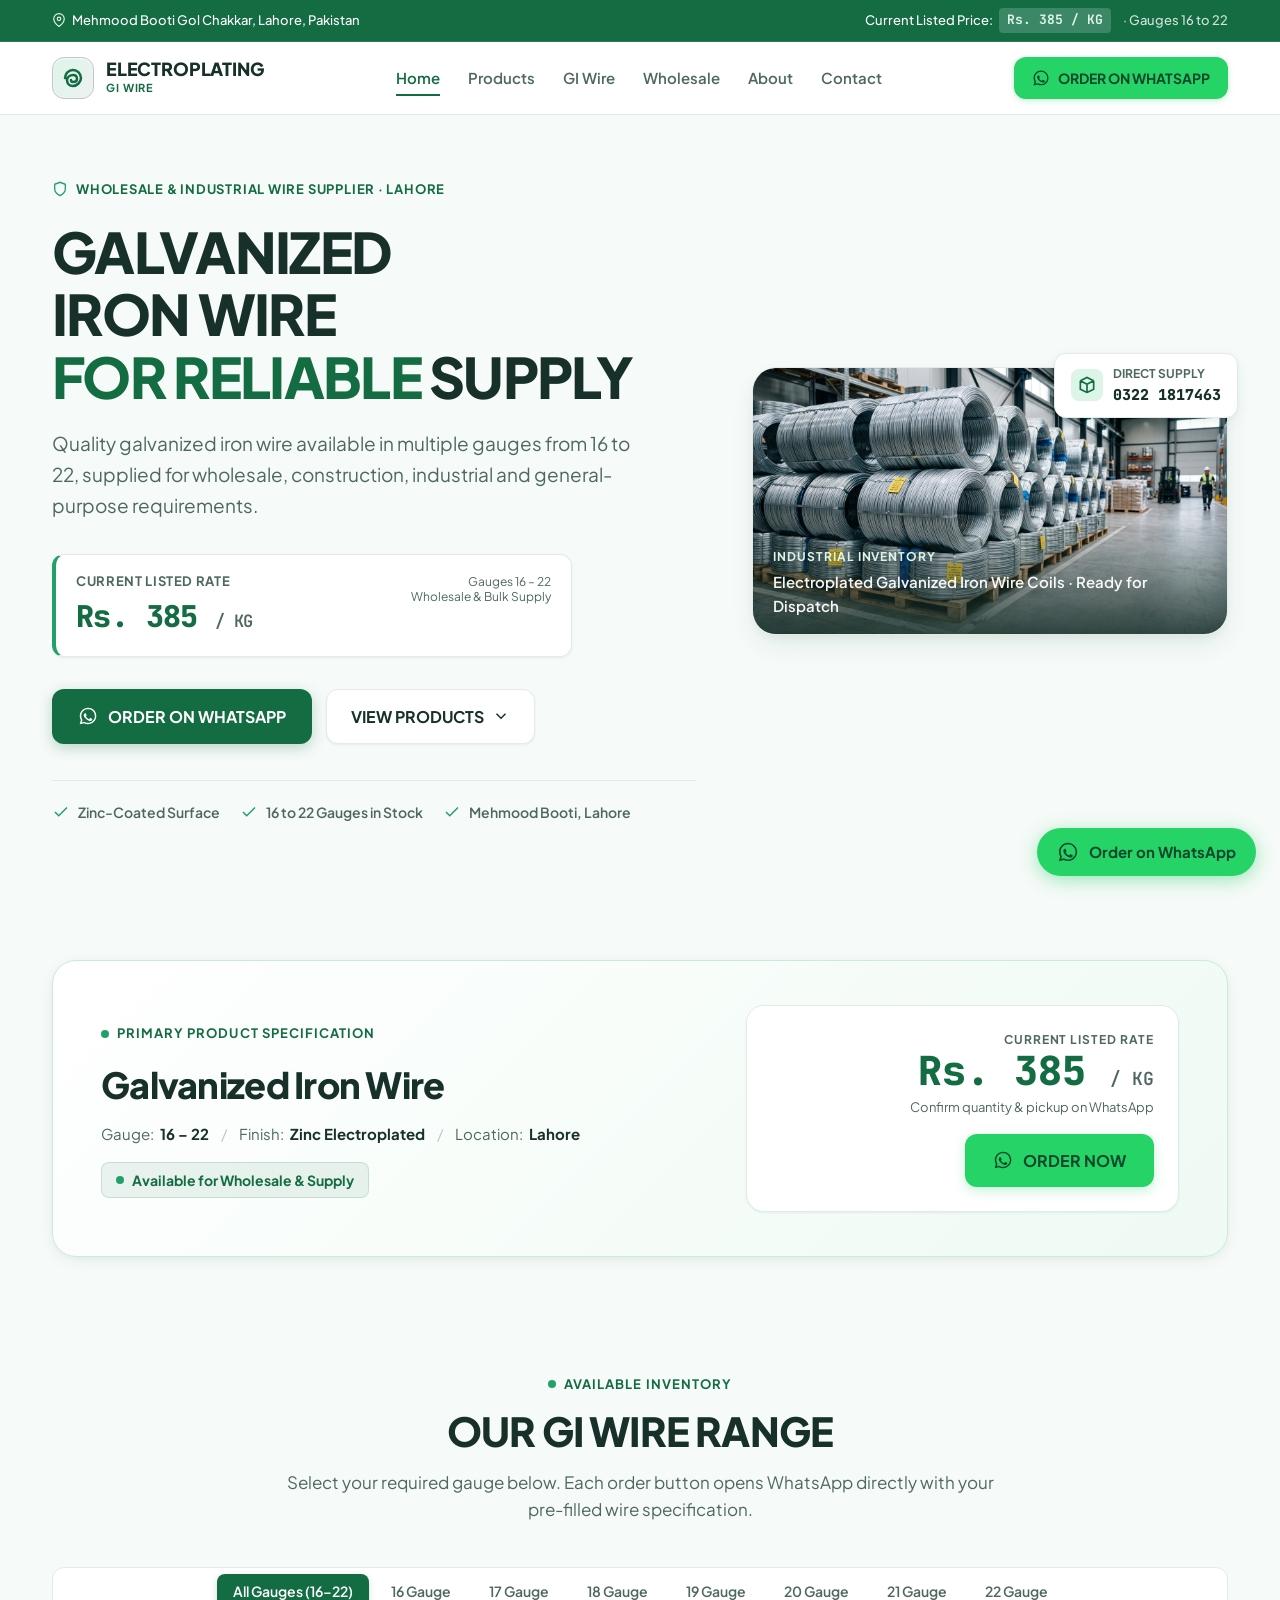
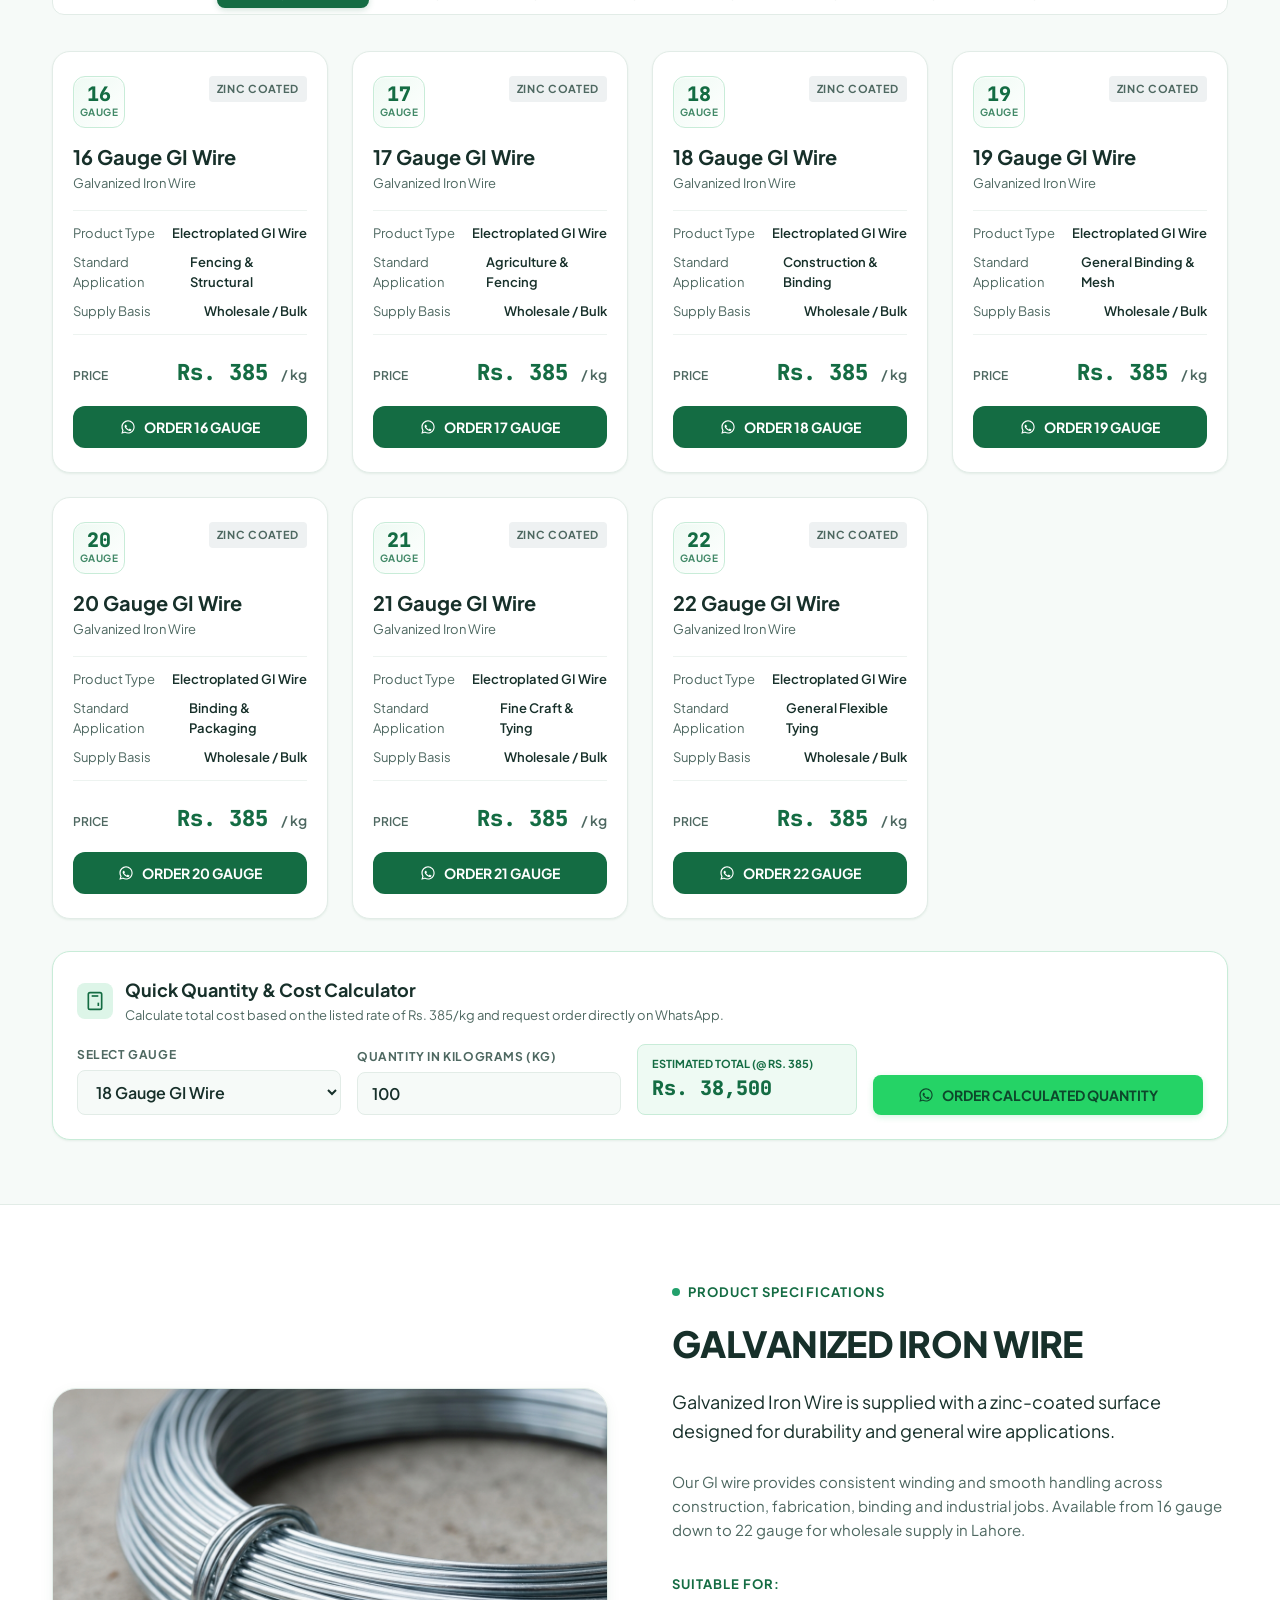
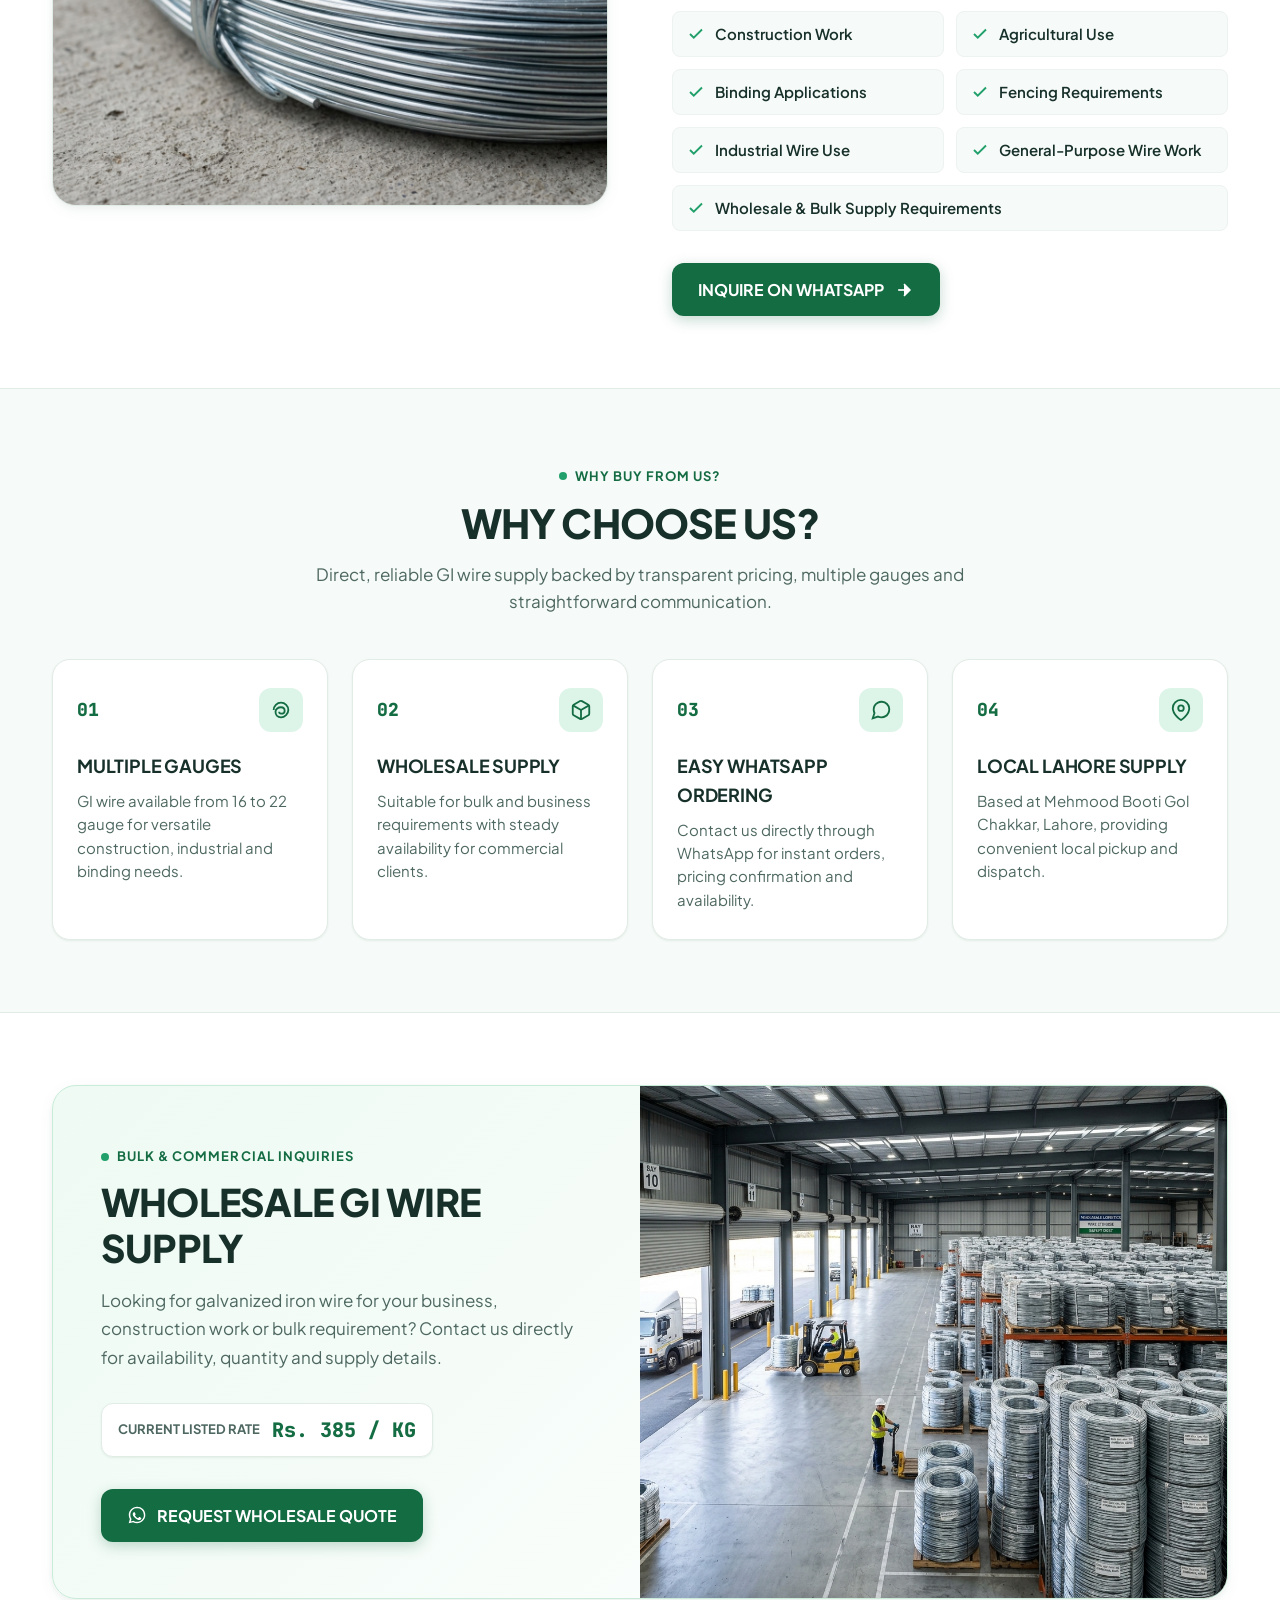
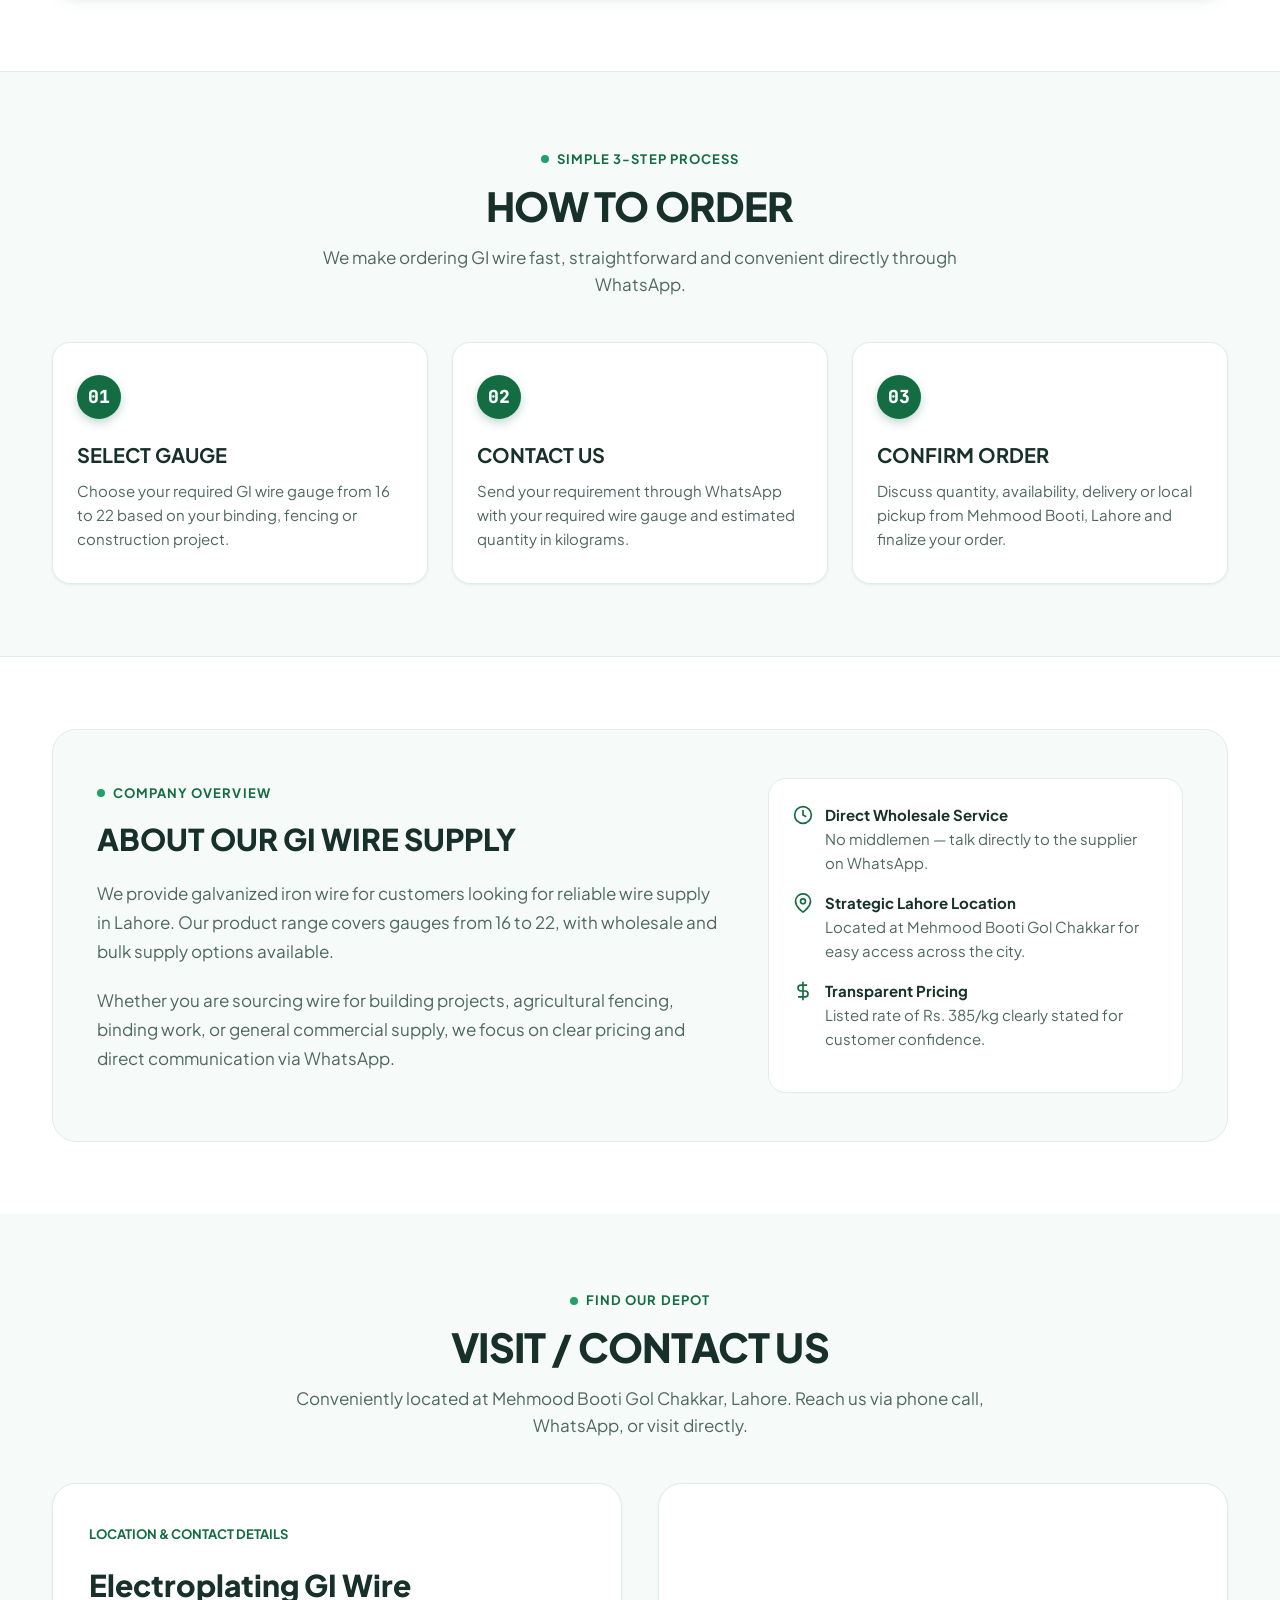
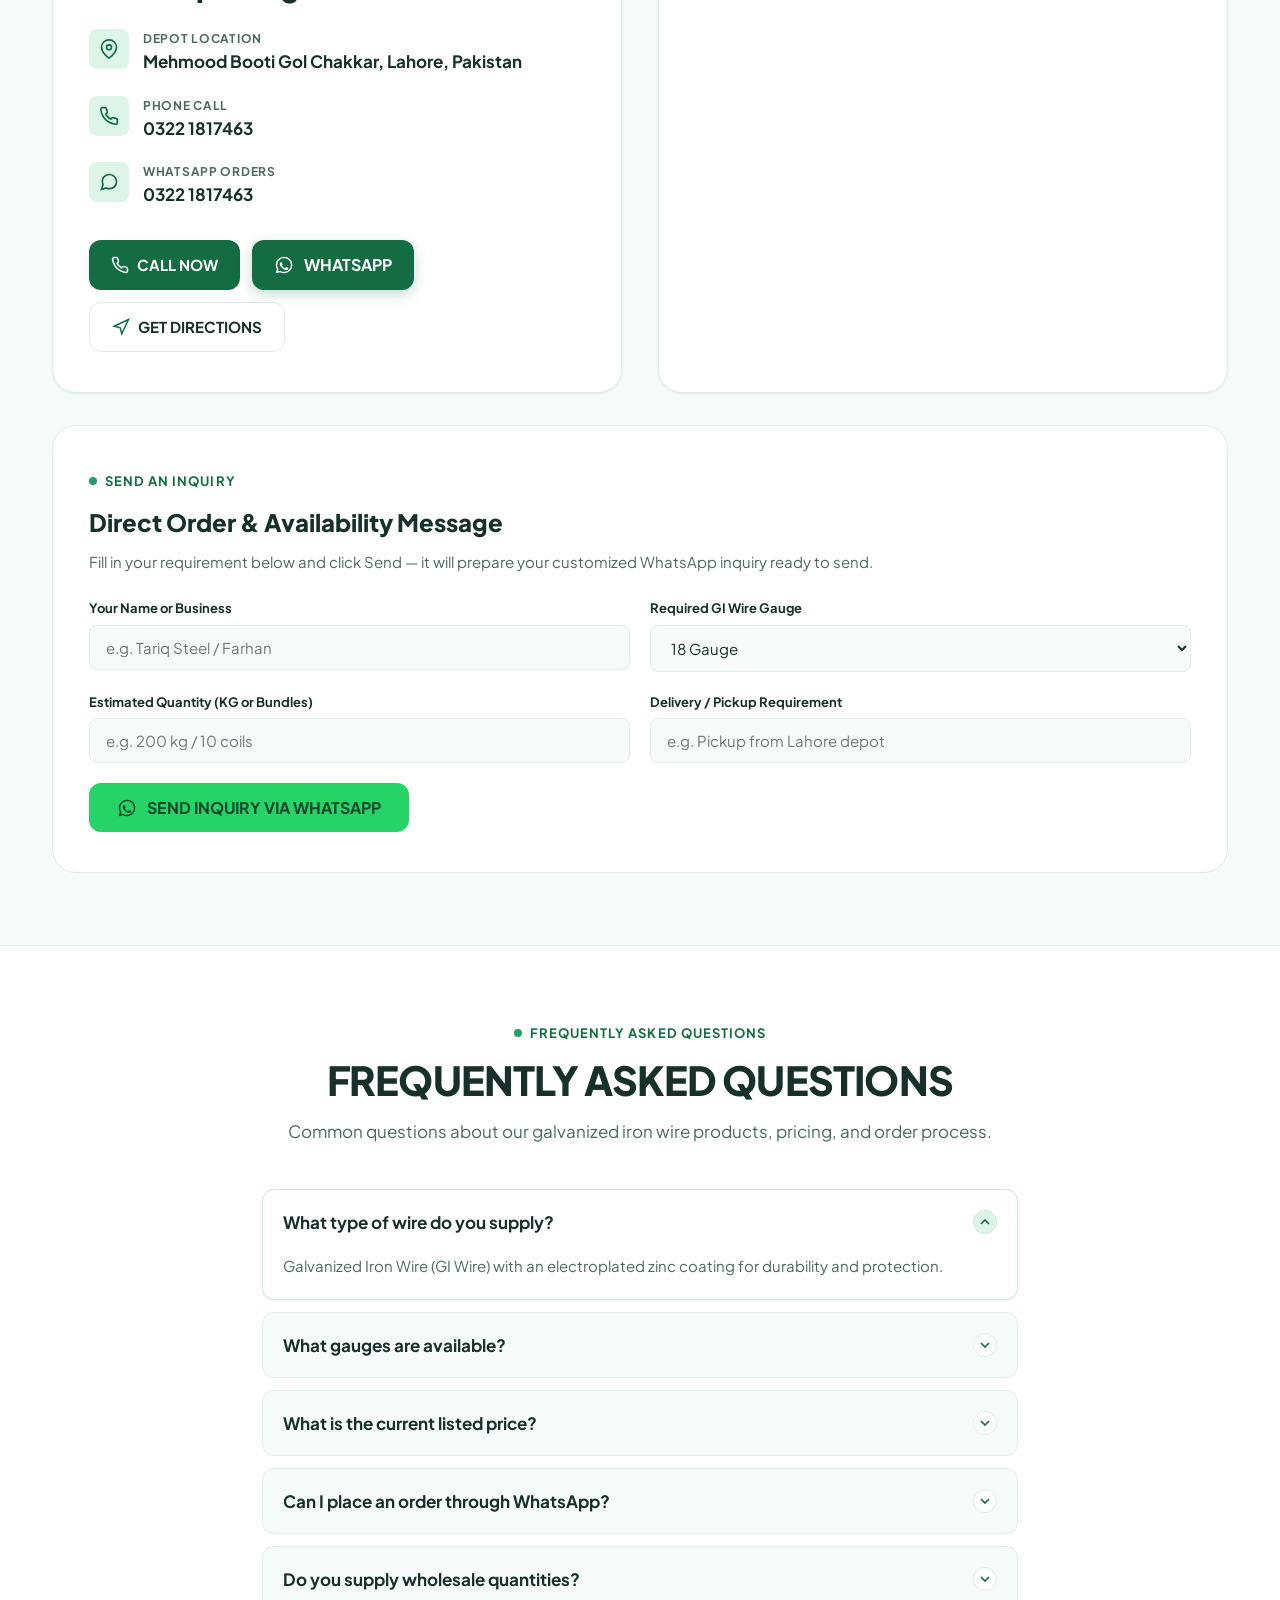
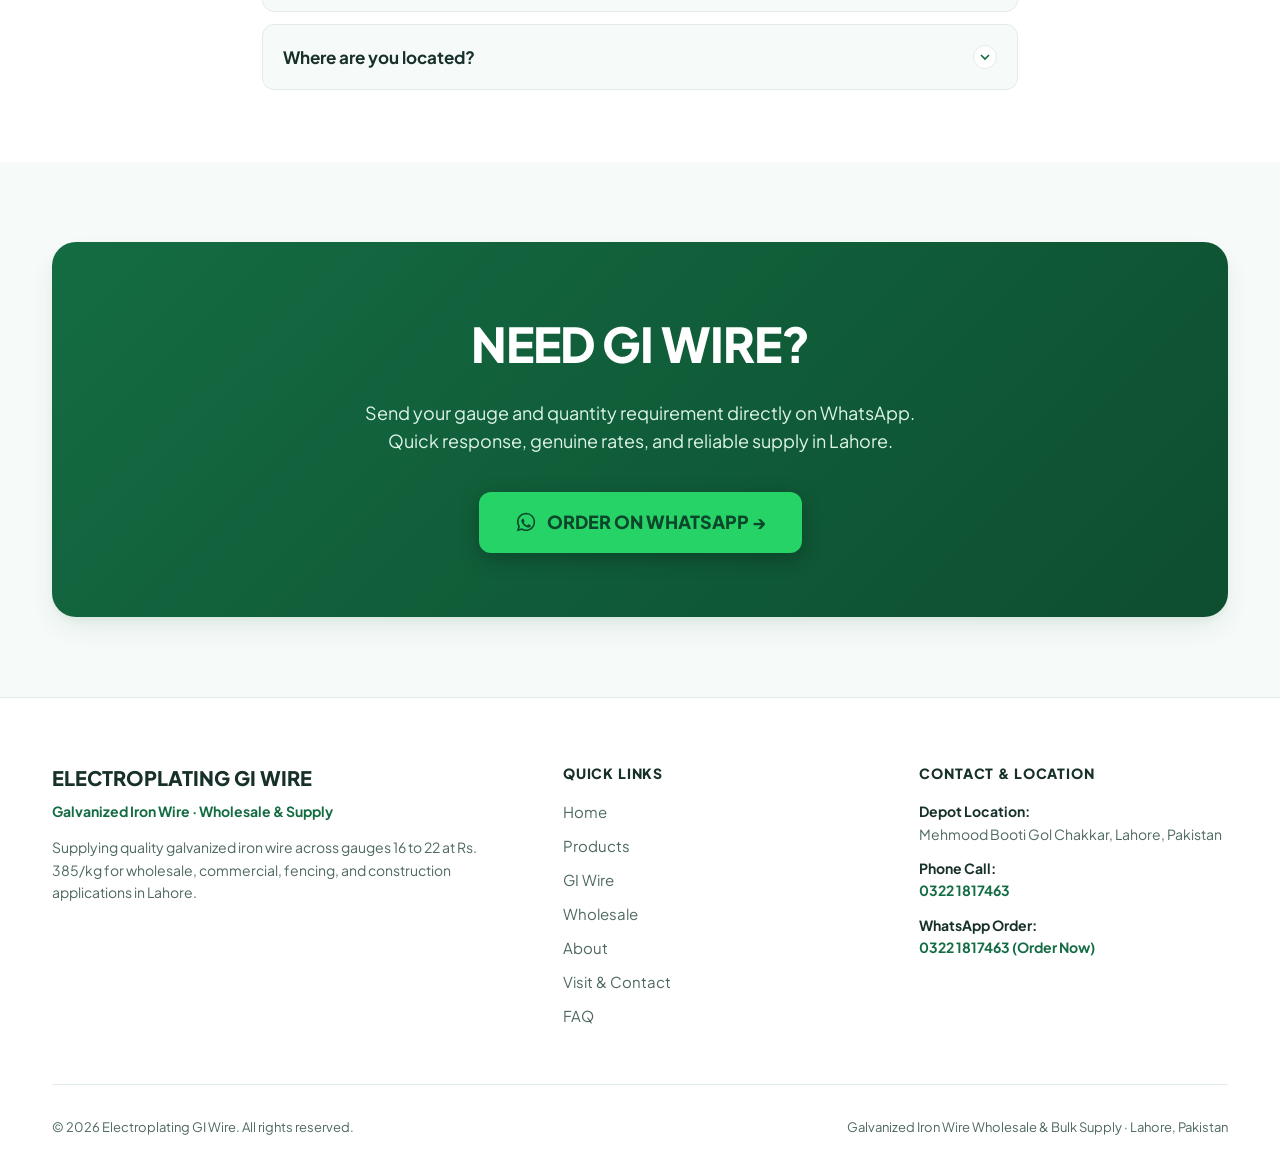
<file: electroplating-gi-wire-lahore/index.html>
<!doctype html>
<html lang="en">
  <head>
    <meta charset="UTF-8" />
    <meta name="viewport" content="width=device-width, initial-scale=1.0" />
    <title>Galvanized Iron Wire Supplier in Lahore | Electroplating GI Wire</title>
    <meta
      name="description"
      content="Galvanized Iron Wire supplier in Lahore offering GI wire in gauges 16 to 22 at Rs. 385/kg. Wholesale and bulk supply with direct WhatsApp ordering."
    />
    <meta property="og:title" content="Galvanized Iron Wire Supplier in Lahore | Electroplating GI Wire" />
    <meta
      property="og:description"
      content="Galvanized Iron Wire supplier in Lahore offering GI wire in gauges 16 to 22 at Rs. 385/kg. Wholesale and bulk supply with direct WhatsApp ordering."
    />
    <meta property="og:type" content="website" />
    <meta property="og:site_name" content="Electroplating GI Wire" />
    <meta name="twitter:card" content="summary_large_image" />
    <meta name="twitter:title" content="Galvanized Iron Wire Supplier in Lahore | Electroplating GI Wire" />
    <meta
      name="twitter:description"
      content="Galvanized Iron Wire supplier in Lahore offering GI wire in gauges 16 to 22 at Rs. 385/kg. Wholesale and bulk supply with direct WhatsApp ordering."
    />

    <link rel="stylesheet" href="./style.css" />

    <!-- Schema.org Structured Data -->
    <script type="application/ld+json">
    {
      "@context": "https://schema.org",
      "@type": "LocalBusiness",
      "name": "Electroplating GI Wire",
      "description": "Galvanized Iron Wire supplier in Lahore offering GI wire in gauges 16 to 22 at Rs. 385/kg. Wholesale and bulk supply.",
      "telephone": "+923221817463",
      "address": {
        "@type": "PostalAddress",
        "streetAddress": "Mehmood Booti Gol Chakkar",
        "addressLocality": "Lahore",
        "addressCountry": "PK"
      },
      "priceRange": "Rs. 385/kg",
      "currenciesAccepted": "PKR"
    }
    </script>
  </head>
  <body>
    <!-- Top Announcement Bar -->
    <aside class="top-notice" aria-label="Business Announcement">
      <div class="container top-notice-inner">
        <div class="top-notice-item">
          <svg viewBox="0 0 24 24" fill="none" stroke="currentColor" stroke-width="2" stroke-linecap="round" stroke-linejoin="round" aria-hidden="true"><path d="M21 10c0 7-9 13-9 13s-9-6-9-13a9 9 0 0 1 18 0z"></path><circle cx="12" cy="10" r="3"></circle></svg>
          <span>Mehmood Booti Gol Chakkar, Lahore, Pakistan</span>
        </div>
        <div class="top-notice-item">
          <span>Current Listed Price:</span>
          <span class="top-notice-price">Rs. 385 / KG</span>
          <span style="opacity: 0.8; margin-left: 6px;">· Gauges 16 to 22</span>
        </div>
      </div>
    </aside>

    <!-- Site Header -->
    <header class="site-header">
      <div class="container header-container">
        <!-- Logo -->
        <a href="#home" class="brand-logo" aria-label="Electroplating GI Wire Homepage">
          <div class="logo-icon" aria-hidden="true">
            <svg viewBox="0 0 24 24" fill="none" stroke="currentColor" stroke-width="2.5" stroke-linecap="round" stroke-linejoin="round">
              <path d="M4 12a8 8 0 0 1 16 0c0 4-4 8-8 8s-6-3-6-6 3-5 6-5 4 2 4 4-2 3-4 3-2-1-2-2"></path>
            </svg>
          </div>
          <div class="brand-text">
            <span class="brand-title">Electroplating</span>
            <span class="brand-subtitle">GI WIRE</span>
          </div>
        </a>

        <!-- Desktop Navigation -->
        <nav class="nav-menu" aria-label="Main Navigation">
          <a href="#home" class="nav-link active">Home</a>
          <a href="#products" class="nav-link">Products</a>
          <a href="#pricing" class="nav-link">GI Wire</a>
          <a href="#wholesale" class="nav-link">Wholesale</a>
          <a href="#about" class="nav-link">About</a>
          <a href="#contact" class="nav-link">Contact</a>
        </nav>

        <!-- Header Actions -->
        <div class="header-actions">
          <a
            href="https://wa.me/923221817463?text=Hello%20I%20want%20to%20order%20GI%20Wire.%20Please%20share%20availability%20and%20order%20details."
            target="_blank"
            rel="noopener noreferrer"
            class="btn-whatsapp-header"
          >
            <svg viewBox="0 0 24 24" aria-hidden="true"><path d="M12.04 2c-5.46 0-9.91 4.45-9.91 9.91 0 1.75.46 3.45 1.32 4.95L2.05 22l5.25-1.38c1.45.79 3.08 1.21 4.74 1.21 5.46 0 9.91-4.45 9.91-9.91 0-2.65-1.03-5.14-2.9-7.01A9.82 9.82 0 0 0 12.04 2zm.01 1.67c2.2 0 4.26.86 5.82 2.41a8.16 8.16 0 0 1 2.4 5.83c0 4.54-3.7 8.24-8.24 8.24-1.42 0-2.82-.37-4.06-1.07l-.29-.16-3.09.81.82-3.01-.19-.31a8.19 8.19 0 0 1-1.25-4.49c0-4.54 3.7-8.24 8.24-8.24zm4.5 11.64c-.25-.13-1.47-.72-1.7-.81-.23-.08-.39-.13-.56.13-.17.25-.64.81-.79.97-.14.17-.29.19-.54.06-.25-.13-1.06-.39-2.02-1.25-.75-.67-1.25-1.49-1.4-1.74-.14-.25-.02-.39.11-.51.11-.11.25-.29.38-.44.13-.14.17-.25.25-.42.08-.17.04-.31-.02-.44-.06-.13-.56-1.34-.76-1.84-.2-.49-.4-.42-.56-.43h-.48c-.17 0-.44.06-.67.31-.23.25-.88.86-.88 2.1 0 1.24.9 2.44 1.03 2.61.13.17 1.78 2.71 4.3 3.8.6.26 1.07.42 1.44.53.61.2 1.16.17 1.6.1 0.49-.07 1.47-.6 1.68-1.18.2-.58.2-1.08.14-1.18-.06-.1-.23-.17-.48-.3z"/></svg>
            <span>ORDER ON WHATSAPP</span>
          </a>
          <button
            type="button"
            class="btn-mobile-toggle"
            id="mobileToggleBtn"
            aria-label="Toggle navigation menu"
            aria-expanded="false"
          >
            <svg viewBox="0 0 24 24" fill="none" stroke="currentColor" stroke-width="2" stroke-linecap="round" stroke-linejoin="round"><line x1="3" y1="12" x2="21" y2="12"></line><line x1="3" y1="6" x2="21" y2="6"></line><line x1="3" y1="18" x2="21" y2="18"></line></svg>
          </button>
        </div>
      </div>

      <!-- Mobile Navigation Drawer -->
      <nav class="mobile-drawer" id="mobileDrawer" aria-label="Mobile Navigation">
        <a href="#home" class="mobile-nav-link">Home</a>
        <a href="#products" class="mobile-nav-link">Products</a>
        <a href="#pricing" class="mobile-nav-link">GI Wire</a>
        <a href="#wholesale" class="mobile-nav-link">Wholesale</a>
        <a href="#about" class="mobile-nav-link">About</a>
        <a href="#location" class="mobile-nav-link">Visit & Contact</a>
        <div class="mobile-drawer-contact">
          <a href="tel:+923221817463" class="btn-loc-call" style="width: 100%;">
            <svg viewBox="0 0 24 24" fill="none" stroke="currentColor" stroke-width="2"><path d="M22 16.92v3a2 2 0 0 1-2.18 2 19.79 19.79 0 0 1-8.63-3.07 19.5 19.5 0 0 1-6-6 19.79 19.79 0 0 1-3.07-8.67A2 2 0 0 1 4.11 2h3a2 2 0 0 1 2 1.72 12.84 12.84 0 0 0 .7 2.81 2 2 0 0 1-.45 2.11L8.09 9.91a16 16 0 0 0 6 6l1.27-1.27a2 2 0 0 1 2.11-.45 12.84 12.84 0 0 0 2.81.7A2 2 0 0 1 22 16.92z"></path></svg>
            <span>Call 0322 1817463</span>
          </a>
        </div>
      </nav>
    </header>

    <main>
      <!-- Hero Section -->
      <section id="home" class="hero-section">
        <div class="container hero-grid">
          <div class="hero-content">
            <div class="hero-badge-row">
              <svg viewBox="0 0 24 24" fill="none" stroke="currentColor" stroke-width="2"><path d="M12 22s8-4 8-10V5l-8-3-8 3v7c0 6 8 10 8 10z"></path></svg>
              <span>Wholesale & Industrial Wire Supplier · Lahore</span>
            </div>

            <h1 class="hero-headline">
              GALVANIZED<br />
              IRON WIRE<br />
              <span class="text-highlight">FOR RELIABLE</span> SUPPLY
            </h1>

            <p class="hero-lead">
              Quality galvanized iron wire available in multiple gauges from 16 to 22, supplied for wholesale, construction, industrial and general-purpose requirements.
            </p>

            <!-- Price Highlight Strip -->
            <div class="hero-price-strip">
              <div>
                <div class="price-strip-label">Current Listed Rate</div>
                <div class="price-strip-value">Rs. 385 <span class="price-strip-unit">/ KG</span></div>
              </div>
              <div class="price-strip-note">
                Gauges 16 – 22<br />
                Wholesale & Bulk Supply
              </div>
            </div>

            <!-- Hero CTAs -->
            <div class="hero-cta-group">
              <a
                href="https://wa.me/923221817463?text=Hello%20I%20want%20to%20order%20GI%20Wire.%20Please%20share%20availability%20and%20order%20details."
                target="_blank"
                rel="noopener noreferrer"
                class="btn-primary-whatsapp"
              >
                <svg viewBox="0 0 24 24" aria-hidden="true"><path d="M12.04 2c-5.46 0-9.91 4.45-9.91 9.91 0 1.75.46 3.45 1.32 4.95L2.05 22l5.25-1.38c1.45.79 3.08 1.21 4.74 1.21 5.46 0 9.91-4.45 9.91-9.91 0-2.65-1.03-5.14-2.9-7.01A9.82 9.82 0 0 0 12.04 2zm.01 1.67c2.2 0 4.26.86 5.82 2.41a8.16 8.16 0 0 1 2.4 5.83c0 4.54-3.7 8.24-8.24 8.24-1.42 0-2.82-.37-4.06-1.07l-.29-.16-3.09.81.82-3.01-.19-.31a8.19 8.19 0 0 1-1.25-4.49c0-4.54 3.7-8.24 8.24-8.24zm4.5 11.64c-.25-.13-1.47-.72-1.7-.81-.23-.08-.39-.13-.56.13-.17.25-.64.81-.79.97-.14.17-.29.19-.54.06-.25-.13-1.06-.39-2.02-1.25-.75-.67-1.25-1.49-1.4-1.74-.14-.25-.02-.39.11-.51.11-.11.25-.29.38-.44.13-.14.17-.25.25-.42.08-.17.04-.31-.02-.44-.06-.13-.56-1.34-.76-1.84-.2-.49-.4-.42-.56-.43h-.48c-.17 0-.44.06-.67.31-.23.25-.88.86-.88 2.1 0 1.24.9 2.44 1.03 2.61.13.17 1.78 2.71 4.3 3.8.6.26 1.07.42 1.44.53.61.2 1.16.17 1.6.1 0.49-.07 1.47-.6 1.68-1.18.2-.58.2-1.08.14-1.18-.06-.1-.23-.17-.48-.3z"/></svg>
                <span>ORDER ON WHATSAPP</span>
              </a>
              <a href="#products" class="btn-secondary">
                <span>VIEW PRODUCTS</span>
                <svg viewBox="0 0 24 24" fill="none" stroke="currentColor" stroke-width="2" width="18" height="18"><polyline points="6 9 12 15 18 9"></polyline></svg>
              </a>
            </div>

            <!-- Trust Line -->
            <div class="hero-trust-row">
              <div class="hero-trust-item">
                <svg viewBox="0 0 24 24" fill="none" stroke="currentColor" stroke-width="2"><polyline points="20 6 9 17 4 12"></polyline></svg>
                <span>Zinc-Coated Surface</span>
              </div>
              <div class="hero-trust-item">
                <svg viewBox="0 0 24 24" fill="none" stroke="currentColor" stroke-width="2"><polyline points="20 6 9 17 4 12"></polyline></svg>
                <span>16 to 22 Gauges in Stock</span>
              </div>
              <div class="hero-trust-item">
                <svg viewBox="0 0 24 24" fill="none" stroke="currentColor" stroke-width="2"><polyline points="20 6 9 17 4 12"></polyline></svg>
                <span>Mehmood Booti, Lahore</span>
              </div>
            </div>
          </div>

          <!-- Hero Image -->
          <div class="hero-media-wrapper">
            <div class="hero-image-card">
              <img
                src="./assets/images/gi-wire-hero.jpg"
                alt="Galvanized Iron Wire Coils neatly stacked in warehouse in Lahore"
                width="640"
                height="360"
                loading="eager"
              />
              <div class="hero-image-overlay">
                <div class="hero-overlay-tag">Industrial Inventory</div>
                <div class="hero-overlay-caption">Electroplated Galvanized Iron Wire Coils · Ready for Dispatch</div>
              </div>
            </div>

            <!-- Floating Quick Spec Card -->
            <div class="hero-floating-badge" aria-hidden="true">
              <div class="floating-badge-icon">
                <svg viewBox="0 0 24 24" fill="none" stroke="currentColor" stroke-width="2" width="20" height="20"><path d="M20 7l-8-4-8 4m16 0l-8 4m8-4v10l-8 4m0-10L4 7m8 4v10M4 7v10l8 4"></path></svg>
              </div>
              <div class="floating-badge-text">
                <span class="floating-badge-title">Direct Supply</span>
                <span class="floating-badge-val">0322 1817463</span>
              </div>
            </div>
          </div>
        </div>
      </section>

      <!-- Product Price Card Section -->
      <section id="pricing" class="price-card-section">
        <div class="container">
          <div class="price-card-banner">
            <div class="price-banner-grid">
              <div class="price-banner-info">
                <div class="section-kicker">
                  <span class="section-kicker-dot"></span>
                  <span>Primary Product Specification</span>
                </div>
                <h2>Galvanized Iron Wire</h2>
                <div class="price-banner-meta">
                  <span class="price-meta-item">Gauge: <strong>16 – 22</strong></span>
                  <span class="price-meta-sep">/</span>
                  <span class="price-meta-item">Finish: <strong>Zinc Electroplated</strong></span>
                  <span class="price-meta-sep">/</span>
                  <span class="price-meta-item">Location: <strong>Lahore</strong></span>
                </div>
                <div>
                  <span class="price-banner-status">
                    <span class="price-status-dot"></span>
                    <span>Available for Wholesale & Supply</span>
                  </span>
                </div>
              </div>

              <div class="price-banner-action">
                <div class="price-highlight-huge">
                  <span class="price-huge-label">Current Listed Rate</span>
                  <span class="price-huge-num">Rs. 385 <span style="font-size: 1.125rem; font-weight: 600; color: var(--color-muted-text);">/ KG</span></span>
                  <span class="price-huge-sub">Confirm quantity & pickup on WhatsApp</span>
                </div>
                <a
                  href="https://wa.me/923221817463?text=Hello%20I%20want%20to%20order%20Galvanized%20Iron%20Wire.%20Please%20share%20availability%20and%20order%20details."
                  target="_blank"
                  rel="noopener noreferrer"
                  class="btn-price-order"
                >
                  <svg viewBox="0 0 24 24" aria-hidden="true"><path d="M12.04 2c-5.46 0-9.91 4.45-9.91 9.91 0 1.75.46 3.45 1.32 4.95L2.05 22l5.25-1.38c1.45.79 3.08 1.21 4.74 1.21 5.46 0 9.91-4.45 9.91-9.91 0-2.65-1.03-5.14-2.9-7.01A9.82 9.82 0 0 0 12.04 2zm.01 1.67c2.2 0 4.26.86 5.82 2.41a8.16 8.16 0 0 1 2.4 5.83c0 4.54-3.7 8.24-8.24 8.24-1.42 0-2.82-.37-4.06-1.07l-.29-.16-3.09.81.82-3.01-.19-.31a8.19 8.19 0 0 1-1.25-4.49c0-4.54 3.7-8.24 8.24-8.24zm4.5 11.64c-.25-.13-1.47-.72-1.7-.81-.23-.08-.39-.13-.56.13-.17.25-.64.81-.79.97-.14.17-.29.19-.54.06-.25-.13-1.06-.39-2.02-1.25-.75-.67-1.25-1.49-1.4-1.74-.14-.25-.02-.39.11-.51.11-.11.25-.29.38-.44.13-.14.17-.25.25-.42.08-.17.04-.31-.02-.44-.06-.13-.56-1.34-.76-1.84-.2-.49-.4-.42-.56-.43h-.48c-.17 0-.44.06-.67.31-.23.25-.88.86-.88 2.1 0 1.24.9 2.44 1.03 2.61.13.17 1.78 2.71 4.3 3.8.6.26 1.07.42 1.44.53.61.2 1.16.17 1.6.1 0.49-.07 1.47-.6 1.68-1.18.2-.58.2-1.08.14-1.18-.06-.1-.23-.17-.48-.3z"/></svg>
                  <span>ORDER NOW</span>
                </a>
              </div>
            </div>
          </div>
        </div>
      </section>

      <!-- Products Section -->
      <section id="products" class="products-section">
        <div class="container">
          <div class="section-header text-center">
            <div class="section-kicker">
              <span class="section-kicker-dot"></span>
              <span>Available Inventory</span>
            </div>
            <h2 class="section-title">OUR GI WIRE RANGE</h2>
            <p class="section-desc">
              Select your required gauge below. Each order button opens WhatsApp directly with your pre-filled wire specification.
            </p>
          </div>

          <!-- Gauge Filter Buttons -->
          <div class="gauge-filter-bar" role="tablist" aria-label="Filter GI Wire Gauges">
            <button class="filter-btn active" data-filter="all" role="tab">All Gauges (16–22)</button>
            <button class="filter-btn" data-filter="16" role="tab">16 Gauge</button>
            <button class="filter-btn" data-filter="17" role="tab">17 Gauge</button>
            <button class="filter-btn" data-filter="18" role="tab">18 Gauge</button>
            <button class="filter-btn" data-filter="19" role="tab">19 Gauge</button>
            <button class="filter-btn" data-filter="20" role="tab">20 Gauge</button>
            <button class="filter-btn" data-filter="21" role="tab">21 Gauge</button>
            <button class="filter-btn" data-filter="22" role="tab">22 Gauge</button>
          </div>

          <!-- Products Grid -->
          <div class="products-grid">
            <!-- 16 Gauge -->
            <article class="product-card" data-gauge-num="16">
              <div class="product-card-top">
                <div class="gauge-circle">
                  <span class="gauge-circle-num">16</span>
                  <span class="gauge-circle-unit">Gauge</span>
                </div>
                <span class="wire-finish-tag">Zinc Coated</span>
              </div>
              <h3 class="product-title">16 Gauge GI Wire</h3>
              <p class="product-subtitle">Galvanized Iron Wire</p>
              <ul class="product-specs-list">
                <li class="product-spec-row">
                  <span>Product Type</span>
                  <span>Electroplated GI Wire</span>
                </li>
                <li class="product-spec-row">
                  <span>Standard Application</span>
                  <span>Fencing & Structural</span>
                </li>
                <li class="product-spec-row">
                  <span>Supply Basis</span>
                  <span>Wholesale / Bulk</span>
                </li>
              </ul>
              <div class="product-price-box">
                <span class="product-price-label">Price</span>
                <span class="product-price-rate">Rs. 385 <small>/ kg</small></span>
              </div>
              <button class="btn-card-order" data-gauge-name="16 Gauge GI Wire">
                <svg viewBox="0 0 24 24" aria-hidden="true"><path d="M12.04 2c-5.46 0-9.91 4.45-9.91 9.91 0 1.75.46 3.45 1.32 4.95L2.05 22l5.25-1.38c1.45.79 3.08 1.21 4.74 1.21 5.46 0 9.91-4.45 9.91-9.91 0-2.65-1.03-5.14-2.9-7.01A9.82 9.82 0 0 0 12.04 2zm.01 1.67c2.2 0 4.26.86 5.82 2.41a8.16 8.16 0 0 1 2.4 5.83c0 4.54-3.7 8.24-8.24 8.24-1.42 0-2.82-.37-4.06-1.07l-.29-.16-3.09.81.82-3.01-.19-.31a8.19 8.19 0 0 1-1.25-4.49c0-4.54 3.7-8.24 8.24-8.24zm4.5 11.64c-.25-.13-1.47-.72-1.7-.81-.23-.08-.39-.13-.56.13-.17.25-.64.81-.79.97-.14.17-.29.19-.54.06-.25-.13-1.06-.39-2.02-1.25-.75-.67-1.25-1.49-1.4-1.74-.14-.25-.02-.39.11-.51.11-.11.25-.29.38-.44.13-.14.17-.25.25-.42.08-.17.04-.31-.02-.44-.06-.13-.56-1.34-.76-1.84-.2-.49-.4-.42-.56-.43h-.48c-.17 0-.44.06-.67.31-.23.25-.88.86-.88 2.1 0 1.24.9 2.44 1.03 2.61.13.17 1.78 2.71 4.3 3.8.6.26 1.07.42 1.44.53.61.2 1.16.17 1.6.1 0.49-.07 1.47-.6 1.68-1.18.2-.58.2-1.08.14-1.18-.06-.1-.23-.17-.48-.3z"/></svg>
                <span>ORDER 16 GAUGE</span>
              </button>
            </article>

            <!-- 17 Gauge -->
            <article class="product-card" data-gauge-num="17">
              <div class="product-card-top">
                <div class="gauge-circle">
                  <span class="gauge-circle-num">17</span>
                  <span class="gauge-circle-unit">Gauge</span>
                </div>
                <span class="wire-finish-tag">Zinc Coated</span>
              </div>
              <h3 class="product-title">17 Gauge GI Wire</h3>
              <p class="product-subtitle">Galvanized Iron Wire</p>
              <ul class="product-specs-list">
                <li class="product-spec-row">
                  <span>Product Type</span>
                  <span>Electroplated GI Wire</span>
                </li>
                <li class="product-spec-row">
                  <span>Standard Application</span>
                  <span>Agriculture & Fencing</span>
                </li>
                <li class="product-spec-row">
                  <span>Supply Basis</span>
                  <span>Wholesale / Bulk</span>
                </li>
              </ul>
              <div class="product-price-box">
                <span class="product-price-label">Price</span>
                <span class="product-price-rate">Rs. 385 <small>/ kg</small></span>
              </div>
              <button class="btn-card-order" data-gauge-name="17 Gauge GI Wire">
                <svg viewBox="0 0 24 24" aria-hidden="true"><path d="M12.04 2c-5.46 0-9.91 4.45-9.91 9.91 0 1.75.46 3.45 1.32 4.95L2.05 22l5.25-1.38c1.45.79 3.08 1.21 4.74 1.21 5.46 0 9.91-4.45 9.91-9.91 0-2.65-1.03-5.14-2.9-7.01A9.82 9.82 0 0 0 12.04 2zm.01 1.67c2.2 0 4.26.86 5.82 2.41a8.16 8.16 0 0 1 2.4 5.83c0 4.54-3.7 8.24-8.24 8.24-1.42 0-2.82-.37-4.06-1.07l-.29-.16-3.09.81.82-3.01-.19-.31a8.19 8.19 0 0 1-1.25-4.49c0-4.54 3.7-8.24 8.24-8.24zm4.5 11.64c-.25-.13-1.47-.72-1.7-.81-.23-.08-.39-.13-.56.13-.17.25-.64.81-.79.97-.14.17-.29.19-.54.06-.25-.13-1.06-.39-2.02-1.25-.75-.67-1.25-1.49-1.4-1.74-.14-.25-.02-.39.11-.51.11-.11.25-.29.38-.44.13-.14.17-.25.25-.42.08-.17.04-.31-.02-.44-.06-.13-.56-1.34-.76-1.84-.2-.49-.4-.42-.56-.43h-.48c-.17 0-.44.06-.67.31-.23.25-.88.86-.88 2.1 0 1.24.9 2.44 1.03 2.61.13.17 1.78 2.71 4.3 3.8.6.26 1.07.42 1.44.53.61.2 1.16.17 1.6.1 0.49-.07 1.47-.6 1.68-1.18.2-.58.2-1.08.14-1.18-.06-.1-.23-.17-.48-.3z"/></svg>
                <span>ORDER 17 GAUGE</span>
              </button>
            </article>

            <!-- 18 Gauge -->
            <article class="product-card" data-gauge-num="18">
              <div class="product-card-top">
                <div class="gauge-circle">
                  <span class="gauge-circle-num">18</span>
                  <span class="gauge-circle-unit">Gauge</span>
                </div>
                <span class="wire-finish-tag">Zinc Coated</span>
              </div>
              <h3 class="product-title">18 Gauge GI Wire</h3>
              <p class="product-subtitle">Galvanized Iron Wire</p>
              <ul class="product-specs-list">
                <li class="product-spec-row">
                  <span>Product Type</span>
                  <span>Electroplated GI Wire</span>
                </li>
                <li class="product-spec-row">
                  <span>Standard Application</span>
                  <span>Construction & Binding</span>
                </li>
                <li class="product-spec-row">
                  <span>Supply Basis</span>
                  <span>Wholesale / Bulk</span>
                </li>
              </ul>
              <div class="product-price-box">
                <span class="product-price-label">Price</span>
                <span class="product-price-rate">Rs. 385 <small>/ kg</small></span>
              </div>
              <button class="btn-card-order" data-gauge-name="18 Gauge GI Wire">
                <svg viewBox="0 0 24 24" aria-hidden="true"><path d="M12.04 2c-5.46 0-9.91 4.45-9.91 9.91 0 1.75.46 3.45 1.32 4.95L2.05 22l5.25-1.38c1.45.79 3.08 1.21 4.74 1.21 5.46 0 9.91-4.45 9.91-9.91 0-2.65-1.03-5.14-2.9-7.01A9.82 9.82 0 0 0 12.04 2zm.01 1.67c2.2 0 4.26.86 5.82 2.41a8.16 8.16 0 0 1 2.4 5.83c0 4.54-3.7 8.24-8.24 8.24-1.42 0-2.82-.37-4.06-1.07l-.29-.16-3.09.81.82-3.01-.19-.31a8.19 8.19 0 0 1-1.25-4.49c0-4.54 3.7-8.24 8.24-8.24zm4.5 11.64c-.25-.13-1.47-.72-1.7-.81-.23-.08-.39-.13-.56.13-.17.25-.64.81-.79.97-.14.17-.29.19-.54.06-.25-.13-1.06-.39-2.02-1.25-.75-.67-1.25-1.49-1.4-1.74-.14-.25-.02-.39.11-.51.11-.11.25-.29.38-.44.13-.14.17-.25.25-.42.08-.17.04-.31-.02-.44-.06-.13-.56-1.34-.76-1.84-.2-.49-.4-.42-.56-.43h-.48c-.17 0-.44.06-.67.31-.23.25-.88.86-.88 2.1 0 1.24.9 2.44 1.03 2.61.13.17 1.78 2.71 4.3 3.8.6.26 1.07.42 1.44.53.61.2 1.16.17 1.6.1 0.49-.07 1.47-.6 1.68-1.18.2-.58.2-1.08.14-1.18-.06-.1-.23-.17-.48-.3z"/></svg>
                <span>ORDER 18 GAUGE</span>
              </button>
            </article>

            <!-- 19 Gauge -->
            <article class="product-card" data-gauge-num="19">
              <div class="product-card-top">
                <div class="gauge-circle">
                  <span class="gauge-circle-num">19</span>
                  <span class="gauge-circle-unit">Gauge</span>
                </div>
                <span class="wire-finish-tag">Zinc Coated</span>
              </div>
              <h3 class="product-title">19 Gauge GI Wire</h3>
              <p class="product-subtitle">Galvanized Iron Wire</p>
              <ul class="product-specs-list">
                <li class="product-spec-row">
                  <span>Product Type</span>
                  <span>Electroplated GI Wire</span>
                </li>
                <li class="product-spec-row">
                  <span>Standard Application</span>
                  <span>General Binding & Mesh</span>
                </li>
                <li class="product-spec-row">
                  <span>Supply Basis</span>
                  <span>Wholesale / Bulk</span>
                </li>
              </ul>
              <div class="product-price-box">
                <span class="product-price-label">Price</span>
                <span class="product-price-rate">Rs. 385 <small>/ kg</small></span>
              </div>
              <button class="btn-card-order" data-gauge-name="19 Gauge GI Wire">
                <svg viewBox="0 0 24 24" aria-hidden="true"><path d="M12.04 2c-5.46 0-9.91 4.45-9.91 9.91 0 1.75.46 3.45 1.32 4.95L2.05 22l5.25-1.38c1.45.79 3.08 1.21 4.74 1.21 5.46 0 9.91-4.45 9.91-9.91 0-2.65-1.03-5.14-2.9-7.01A9.82 9.82 0 0 0 12.04 2zm.01 1.67c2.2 0 4.26.86 5.82 2.41a8.16 8.16 0 0 1 2.4 5.83c0 4.54-3.7 8.24-8.24 8.24-1.42 0-2.82-.37-4.06-1.07l-.29-.16-3.09.81.82-3.01-.19-.31a8.19 8.19 0 0 1-1.25-4.49c0-4.54 3.7-8.24 8.24-8.24zm4.5 11.64c-.25-.13-1.47-.72-1.7-.81-.23-.08-.39-.13-.56.13-.17.25-.64.81-.79.97-.14.17-.29.19-.54.06-.25-.13-1.06-.39-2.02-1.25-.75-.67-1.25-1.49-1.4-1.74-.14-.25-.02-.39.11-.51.11-.11.25-.29.38-.44.13-.14.17-.25.25-.42.08-.17.04-.31-.02-.44-.06-.13-.56-1.34-.76-1.84-.2-.49-.4-.42-.56-.43h-.48c-.17 0-.44.06-.67.31-.23.25-.88.86-.88 2.1 0 1.24.9 2.44 1.03 2.61.13.17 1.78 2.71 4.3 3.8.6.26 1.07.42 1.44.53.61.2 1.16.17 1.6.1 0.49-.07 1.47-.6 1.68-1.18.2-.58.2-1.08.14-1.18-.06-.1-.23-.17-.48-.3z"/></svg>
                <span>ORDER 19 GAUGE</span>
              </button>
            </article>

            <!-- 20 Gauge -->
            <article class="product-card" data-gauge-num="20">
              <div class="product-card-top">
                <div class="gauge-circle">
                  <span class="gauge-circle-num">20</span>
                  <span class="gauge-circle-unit">Gauge</span>
                </div>
                <span class="wire-finish-tag">Zinc Coated</span>
              </div>
              <h3 class="product-title">20 Gauge GI Wire</h3>
              <p class="product-subtitle">Galvanized Iron Wire</p>
              <ul class="product-specs-list">
                <li class="product-spec-row">
                  <span>Product Type</span>
                  <span>Electroplated GI Wire</span>
                </li>
                <li class="product-spec-row">
                  <span>Standard Application</span>
                  <span>Binding & Packaging</span>
                </li>
                <li class="product-spec-row">
                  <span>Supply Basis</span>
                  <span>Wholesale / Bulk</span>
                </li>
              </ul>
              <div class="product-price-box">
                <span class="product-price-label">Price</span>
                <span class="product-price-rate">Rs. 385 <small>/ kg</small></span>
              </div>
              <button class="btn-card-order" data-gauge-name="20 Gauge GI Wire">
                <svg viewBox="0 0 24 24" aria-hidden="true"><path d="M12.04 2c-5.46 0-9.91 4.45-9.91 9.91 0 1.75.46 3.45 1.32 4.95L2.05 22l5.25-1.38c1.45.79 3.08 1.21 4.74 1.21 5.46 0 9.91-4.45 9.91-9.91 0-2.65-1.03-5.14-2.9-7.01A9.82 9.82 0 0 0 12.04 2zm.01 1.67c2.2 0 4.26.86 5.82 2.41a8.16 8.16 0 0 1 2.4 5.83c0 4.54-3.7 8.24-8.24 8.24-1.42 0-2.82-.37-4.06-1.07l-.29-.16-3.09.81.82-3.01-.19-.31a8.19 8.19 0 0 1-1.25-4.49c0-4.54 3.7-8.24 8.24-8.24zm4.5 11.64c-.25-.13-1.47-.72-1.7-.81-.23-.08-.39-.13-.56.13-.17.25-.64.81-.79.97-.14.17-.29.19-.54.06-.25-.13-1.06-.39-2.02-1.25-.75-.67-1.25-1.49-1.4-1.74-.14-.25-.02-.39.11-.51.11-.11.25-.29.38-.44.13-.14.17-.25.25-.42.08-.17.04-.31-.02-.44-.06-.13-.56-1.34-.76-1.84-.2-.49-.4-.42-.56-.43h-.48c-.17 0-.44.06-.67.31-.23.25-.88.86-.88 2.1 0 1.24.9 2.44 1.03 2.61.13.17 1.78 2.71 4.3 3.8.6.26 1.07.42 1.44.53.61.2 1.16.17 1.6.1 0.49-.07 1.47-.6 1.68-1.18.2-.58.2-1.08.14-1.18-.06-.1-.23-.17-.48-.3z"/></svg>
                <span>ORDER 20 GAUGE</span>
              </button>
            </article>

            <!-- 21 Gauge -->
            <article class="product-card" data-gauge-num="21">
              <div class="product-card-top">
                <div class="gauge-circle">
                  <span class="gauge-circle-num">21</span>
                  <span class="gauge-circle-unit">Gauge</span>
                </div>
                <span class="wire-finish-tag">Zinc Coated</span>
              </div>
              <h3 class="product-title">21 Gauge GI Wire</h3>
              <p class="product-subtitle">Galvanized Iron Wire</p>
              <ul class="product-specs-list">
                <li class="product-spec-row">
                  <span>Product Type</span>
                  <span>Electroplated GI Wire</span>
                </li>
                <li class="product-spec-row">
                  <span>Standard Application</span>
                  <span>Fine Craft & Tying</span>
                </li>
                <li class="product-spec-row">
                  <span>Supply Basis</span>
                  <span>Wholesale / Bulk</span>
                </li>
              </ul>
              <div class="product-price-box">
                <span class="product-price-label">Price</span>
                <span class="product-price-rate">Rs. 385 <small>/ kg</small></span>
              </div>
              <button class="btn-card-order" data-gauge-name="21 Gauge GI Wire">
                <svg viewBox="0 0 24 24" aria-hidden="true"><path d="M12.04 2c-5.46 0-9.91 4.45-9.91 9.91 0 1.75.46 3.45 1.32 4.95L2.05 22l5.25-1.38c1.45.79 3.08 1.21 4.74 1.21 5.46 0 9.91-4.45 9.91-9.91 0-2.65-1.03-5.14-2.9-7.01A9.82 9.82 0 0 0 12.04 2zm.01 1.67c2.2 0 4.26.86 5.82 2.41a8.16 8.16 0 0 1 2.4 5.83c0 4.54-3.7 8.24-8.24 8.24-1.42 0-2.82-.37-4.06-1.07l-.29-.16-3.09.81.82-3.01-.19-.31a8.19 8.19 0 0 1-1.25-4.49c0-4.54 3.7-8.24 8.24-8.24zm4.5 11.64c-.25-.13-1.47-.72-1.7-.81-.23-.08-.39-.13-.56.13-.17.25-.64.81-.79.97-.14.17-.29.19-.54.06-.25-.13-1.06-.39-2.02-1.25-.75-.67-1.25-1.49-1.4-1.74-.14-.25-.02-.39.11-.51.11-.11.25-.29.38-.44.13-.14.17-.25.25-.42.08-.17.04-.31-.02-.44-.06-.13-.56-1.34-.76-1.84-.2-.49-.4-.42-.56-.43h-.48c-.17 0-.44.06-.67.31-.23.25-.88.86-.88 2.1 0 1.24.9 2.44 1.03 2.61.13.17 1.78 2.71 4.3 3.8.6.26 1.07.42 1.44.53.61.2 1.16.17 1.6.1 0.49-.07 1.47-.6 1.68-1.18.2-.58.2-1.08.14-1.18-.06-.1-.23-.17-.48-.3z"/></svg>
                <span>ORDER 21 GAUGE</span>
              </button>
            </article>

            <!-- 22 Gauge -->
            <article class="product-card" data-gauge-num="22">
              <div class="product-card-top">
                <div class="gauge-circle">
                  <span class="gauge-circle-num">22</span>
                  <span class="gauge-circle-unit">Gauge</span>
                </div>
                <span class="wire-finish-tag">Zinc Coated</span>
              </div>
              <h3 class="product-title">22 Gauge GI Wire</h3>
              <p class="product-subtitle">Galvanized Iron Wire</p>
              <ul class="product-specs-list">
                <li class="product-spec-row">
                  <span>Product Type</span>
                  <span>Electroplated GI Wire</span>
                </li>
                <li class="product-spec-row">
                  <span>Standard Application</span>
                  <span>General Flexible Tying</span>
                </li>
                <li class="product-spec-row">
                  <span>Supply Basis</span>
                  <span>Wholesale / Bulk</span>
                </li>
              </ul>
              <div class="product-price-box">
                <span class="product-price-label">Price</span>
                <span class="product-price-rate">Rs. 385 <small>/ kg</small></span>
              </div>
              <button class="btn-card-order" data-gauge-name="22 Gauge GI Wire">
                <svg viewBox="0 0 24 24" aria-hidden="true"><path d="M12.04 2c-5.46 0-9.91 4.45-9.91 9.91 0 1.75.46 3.45 1.32 4.95L2.05 22l5.25-1.38c1.45.79 3.08 1.21 4.74 1.21 5.46 0 9.91-4.45 9.91-9.91 0-2.65-1.03-5.14-2.9-7.01A9.82 9.82 0 0 0 12.04 2zm.01 1.67c2.2 0 4.26.86 5.82 2.41a8.16 8.16 0 0 1 2.4 5.83c0 4.54-3.7 8.24-8.24 8.24-1.42 0-2.82-.37-4.06-1.07l-.29-.16-3.09.81.82-3.01-.19-.31a8.19 8.19 0 0 1-1.25-4.49c0-4.54 3.7-8.24 8.24-8.24zm4.5 11.64c-.25-.13-1.47-.72-1.7-.81-.23-.08-.39-.13-.56.13-.17.25-.64.81-.79.97-.14.17-.29.19-.54.06-.25-.13-1.06-.39-2.02-1.25-.75-.67-1.25-1.49-1.4-1.74-.14-.25-.02-.39.11-.51.11-.11.25-.29.38-.44.13-.14.17-.25.25-.42.08-.17.04-.31-.02-.44-.06-.13-.56-1.34-.76-1.84-.2-.49-.4-.42-.56-.43h-.48c-.17 0-.44.06-.67.31-.23.25-.88.86-.88 2.1 0 1.24.9 2.44 1.03 2.61.13.17 1.78 2.71 4.3 3.8.6.26 1.07.42 1.44.53.61.2 1.16.17 1.6.1 0.49-.07 1.47-.6 1.68-1.18.2-.58.2-1.08.14-1.18-.06-.1-.23-.17-.48-.3z"/></svg>
                <span>ORDER 22 GAUGE</span>
              </button>
            </article>
          </div>

          <!-- Quick Quantity & Rate Calculator -->
          <div class="calc-card">
            <div class="calc-header">
              <div class="calc-icon">
                <svg viewBox="0 0 24 24" fill="none" stroke="currentColor" stroke-width="2"><rect x="4" y="2" width="16" height="20" rx="2"></rect><line x1="8" y1="6" x2="16" y2="6"></line><line x1="16" y1="14" x2="16" y2="18"></line><path d="M8 10h.01M12 10h.01M16 10h.01M8 14h.01M12 14h.01M8 18h.01M12 18h.01"></path></svg>
              </div>
              <div>
                <h3 class="calc-title">Quick Quantity & Cost Calculator</h3>
                <p class="calc-desc">Calculate total cost based on the listed rate of Rs. 385/kg and request order directly on WhatsApp.</p>
              </div>
            </div>

            <div class="calc-form-grid">
              <div class="calc-field">
                <label for="calcGaugeSelect">Select Gauge</label>
                <select id="calcGaugeSelect" class="calc-select">
                  <option value="16 Gauge">16 Gauge GI Wire</option>
                  <option value="17 Gauge">17 Gauge GI Wire</option>
                  <option value="18 Gauge" selected>18 Gauge GI Wire</option>
                  <option value="19 Gauge">19 Gauge GI Wire</option>
                  <option value="20 Gauge">20 Gauge GI Wire</option>
                  <option value="21 Gauge">21 Gauge GI Wire</option>
                  <option value="22 Gauge">22 Gauge GI Wire</option>
                </select>
              </div>

              <div class="calc-field">
                <label for="calcWeightInput">Quantity in Kilograms (KG)</label>
                <input type="number" id="calcWeightInput" class="calc-input" value="100" min="1" step="1" />
              </div>

              <div class="calc-field">
                <div class="calc-result-box">
                  <span class="calc-result-label">Estimated Total (@ Rs. 385)</span>
                  <span class="calc-result-value" id="calcTotalEstimate">Rs. 38,500</span>
                </div>
              </div>

              <div class="calc-field">
                <button type="button" id="calcOrderBtn" class="btn-calc-order">
                  <svg viewBox="0 0 24 24" aria-hidden="true"><path d="M12.04 2c-5.46 0-9.91 4.45-9.91 9.91 0 1.75.46 3.45 1.32 4.95L2.05 22l5.25-1.38c1.45.79 3.08 1.21 4.74 1.21 5.46 0 9.91-4.45 9.91-9.91 0-2.65-1.03-5.14-2.9-7.01A9.82 9.82 0 0 0 12.04 2zm.01 1.67c2.2 0 4.26.86 5.82 2.41a8.16 8.16 0 0 1 2.4 5.83c0 4.54-3.7 8.24-8.24 8.24-1.42 0-2.82-.37-4.06-1.07l-.29-.16-3.09.81.82-3.01-.19-.31a8.19 8.19 0 0 1-1.25-4.49c0-4.54 3.7-8.24 8.24-8.24zm4.5 11.64c-.25-.13-1.47-.72-1.7-.81-.23-.08-.39-.13-.56.13-.17.25-.64.81-.79.97-.14.17-.29.19-.54.06-.25-.13-1.06-.39-2.02-1.25-.75-.67-1.25-1.49-1.4-1.74-.14-.25-.02-.39.11-.51.11-.11.25-.29.38-.44.13-.14.17-.25.25-.42.08-.17.04-.31-.02-.44-.06-.13-.56-1.34-.76-1.84-.2-.49-.4-.42-.56-.43h-.48c-.17 0-.44.06-.67.31-.23.25-.88.86-.88 2.1 0 1.24.9 2.44 1.03 2.61.13.17 1.78 2.71 4.3 3.8.6.26 1.07.42 1.44.53.61.2 1.16.17 1.6.1 0.49-.07 1.47-.6 1.68-1.18.2-.58.2-1.08.14-1.18-.06-.1-.23-.17-.48-.3z"/></svg>
                  <span>ORDER CALCULATED QUANTITY</span>
                </button>
              </div>
            </div>
          </div>
        </div>
      </section>

      <!-- Product Detail Section -->
      <section class="product-detail-section">
        <div class="container detail-grid">
          <div class="detail-media-wrapper">
            <div class="detail-image-card">
              <img
                src="./assets/images/gi-wire-closeup.jpg"
                alt="Close-up detail of electroplated zinc-coated galvanized iron wire coil"
                width="560"
                height="420"
                loading="lazy"
              />
            </div>
          </div>

          <div class="detail-content">
            <div class="section-kicker">
              <span class="section-kicker-dot"></span>
              <span>Product Specifications</span>
            </div>
            <h2>GALVANIZED IRON WIRE</h2>
            <p class="detail-lead">
              Galvanized Iron Wire is supplied with a zinc-coated surface designed for durability and general wire applications.
            </p>
            <p class="detail-subtext">
              Our GI wire provides consistent winding and smooth handling across construction, fabrication, binding and industrial jobs. Available from 16 gauge down to 22 gauge for wholesale supply in Lahore.
            </p>

            <div class="detail-heading-suitable">Suitable For:</div>
            <ul class="suitable-list">
              <li class="suitable-item">
                <svg viewBox="0 0 24 24" fill="none" stroke="currentColor" stroke-width="2.5"><polyline points="20 6 9 17 4 12"></polyline></svg>
                <span>Construction Work</span>
              </li>
              <li class="suitable-item">
                <svg viewBox="0 0 24 24" fill="none" stroke="currentColor" stroke-width="2.5"><polyline points="20 6 9 17 4 12"></polyline></svg>
                <span>Agricultural Use</span>
              </li>
              <li class="suitable-item">
                <svg viewBox="0 0 24 24" fill="none" stroke="currentColor" stroke-width="2.5"><polyline points="20 6 9 17 4 12"></polyline></svg>
                <span>Binding Applications</span>
              </li>
              <li class="suitable-item">
                <svg viewBox="0 0 24 24" fill="none" stroke="currentColor" stroke-width="2.5"><polyline points="20 6 9 17 4 12"></polyline></svg>
                <span>Fencing Requirements</span>
              </li>
              <li class="suitable-item">
                <svg viewBox="0 0 24 24" fill="none" stroke="currentColor" stroke-width="2.5"><polyline points="20 6 9 17 4 12"></polyline></svg>
                <span>Industrial Wire Use</span>
              </li>
              <li class="suitable-item">
                <svg viewBox="0 0 24 24" fill="none" stroke="currentColor" stroke-width="2.5"><polyline points="20 6 9 17 4 12"></polyline></svg>
                <span>General-Purpose Wire Work</span>
              </li>
              <li class="suitable-item" style="grid-column: 1 / -1;">
                <svg viewBox="0 0 24 24" fill="none" stroke="currentColor" stroke-width="2.5"><polyline points="20 6 9 17 4 12"></polyline></svg>
                <span>Wholesale & Bulk Supply Requirements</span>
              </li>
            </ul>

            <a
              href="https://wa.me/923221817463?text=Hello%20I%20want%20to%20order%20Galvanized%20Iron%20Wire.%20Please%20share%20availability%20and%20order%20details."
              target="_blank"
              rel="noopener noreferrer"
              class="btn-primary-whatsapp"
            >
              <span>INQUIRE ON WHATSAPP</span>
              <svg viewBox="0 0 24 24" fill="none" stroke="currentColor" stroke-width="2" width="18" height="18"><line x1="5" y1="12" x2="19" y2="12"></line><polyline points="12 5 19 12 12 19"></polyline></svg>
            </a>
          </div>
        </div>
      </section>

      <!-- Why Choose Us -->
      <section class="why-section">
        <div class="container">
          <div class="section-header text-center">
            <div class="section-kicker">
              <span class="section-kicker-dot"></span>
              <span>Why Buy From Us?</span>
            </div>
            <h2 class="section-title">WHY CHOOSE US?</h2>
            <p class="section-desc">
              Direct, reliable GI wire supply backed by transparent pricing, multiple gauges and straightforward communication.
            </p>
          </div>

          <div class="why-grid">
            <!-- 01 -->
            <div class="why-card">
              <div class="why-card-top">
                <span class="why-num">01</span>
                <div class="why-icon-wrap">
                  <svg viewBox="0 0 24 24" fill="none" stroke="currentColor" stroke-width="2"><path d="M4 12a8 8 0 0 1 16 0c0 4-4 8-8 8s-6-3-6-6 3-5 6-5 4 2 4 4-2 3-4 3-2-1-2-2"></path></svg>
                </div>
              </div>
              <h3 class="why-title">MULTIPLE GAUGES</h3>
              <p class="why-text">GI wire available from 16 to 22 gauge for versatile construction, industrial and binding needs.</p>
            </div>

            <!-- 02 -->
            <div class="why-card">
              <div class="why-card-top">
                <span class="why-num">02</span>
                <div class="why-icon-wrap">
                  <svg viewBox="0 0 24 24" fill="none" stroke="currentColor" stroke-width="2"><path d="M21 16V8a2 2 0 0 0-1-1.73l-7-4a2 2 0 0 0-2 0l-7 4A2 2 0 0 0 3 8v8a2 2 0 0 0 1 1.73l7 4a2 2 0 0 0 2 0l7-4A2 2 0 0 0 21 16z"></path><polyline points="3.27 6.96 12 12.01 20.73 6.96"></polyline><line x1="12" y1="22.08" x2="12" y2="12"></line></svg>
                </div>
              </div>
              <h3 class="why-title">WHOLESALE SUPPLY</h3>
              <p class="why-text">Suitable for bulk and business requirements with steady availability for commercial clients.</p>
            </div>

            <!-- 03 -->
            <div class="why-card">
              <div class="why-card-top">
                <span class="why-num">03</span>
                <div class="why-icon-wrap">
                  <svg viewBox="0 0 24 24" fill="none" stroke="currentColor" stroke-width="2"><path d="M21 11.5a8.38 8.38 0 0 1-.9 3.8 8.5 8.5 0 0 1-7.6 4.7 8.38 8.38 0 0 1-3.8-.9L3 21l1.9-5.7a8.38 8.38 0 0 1-.9-3.8 8.5 8.5 0 0 1 4.7-7.6 8.38 8.38 0 0 1 3.8-.9h.5a8.48 8.48 0 0 1 8 8v.5z"></path></svg>
                </div>
              </div>
              <h3 class="why-title">EASY WHATSAPP ORDERING</h3>
              <p class="why-text">Contact us directly through WhatsApp for instant orders, pricing confirmation and availability.</p>
            </div>

            <!-- 04 -->
            <div class="why-card">
              <div class="why-card-top">
                <span class="why-num">04</span>
                <div class="why-icon-wrap">
                  <svg viewBox="0 0 24 24" fill="none" stroke="currentColor" stroke-width="2"><path d="M21 10c0 7-9 13-9 13s-9-6-9-13a9 9 0 0 1 18 0z"></path><circle cx="12" cy="10" r="3"></circle></svg>
                </div>
              </div>
              <h3 class="why-title">LOCAL LAHORE SUPPLY</h3>
              <p class="why-text">Based at Mehmood Booti Gol Chakkar, Lahore, providing convenient local pickup and dispatch.</p>
            </div>
          </div>
        </div>
      </section>

      <!-- Wholesale Section -->
      <section id="wholesale" class="wholesale-section">
        <div class="container">
          <div class="wholesale-card">
            <div class="wholesale-grid">
              <div class="wholesale-content">
                <div class="section-kicker">
                  <span class="section-kicker-dot"></span>
                  <span>Bulk & Commercial Inquiries</span>
                </div>
                <h2 class="wholesale-headline">WHOLESALE GI WIRE SUPPLY</h2>
                <p class="wholesale-lead">
                  Looking for galvanized iron wire for your business, construction work or bulk requirement? Contact us directly for availability, quantity and supply details.
                </p>

                <div class="wholesale-rate-badge">
                  <span>Current Listed Rate</span>
                  <span>Rs. 385 / KG</span>
                </div>

                <div>
                  <a
                    href="https://wa.me/923221817463?text=Hello%2C%20I%20am%20interested%20in%20wholesale%20GI%20Wire%20supply.%20Please%20share%20availability%2C%20quantity%20and%20order%20details."
                    target="_blank"
                    rel="noopener noreferrer"
                    class="btn-primary-whatsapp"
                  >
                    <svg viewBox="0 0 24 24" aria-hidden="true"><path d="M12.04 2c-5.46 0-9.91 4.45-9.91 9.91 0 1.75.46 3.45 1.32 4.95L2.05 22l5.25-1.38c1.45.79 3.08 1.21 4.74 1.21 5.46 0 9.91-4.45 9.91-9.91 0-2.65-1.03-5.14-2.9-7.01A9.82 9.82 0 0 0 12.04 2zm.01 1.67c2.2 0 4.26.86 5.82 2.41a8.16 8.16 0 0 1 2.4 5.83c0 4.54-3.7 8.24-8.24 8.24-1.42 0-2.82-.37-4.06-1.07l-.29-.16-3.09.81.82-3.01-.19-.31a8.19 8.19 0 0 1-1.25-4.49c0-4.54 3.7-8.24 8.24-8.24zm4.5 11.64c-.25-.13-1.47-.72-1.7-.81-.23-.08-.39-.13-.56.13-.17.25-.64.81-.79.97-.14.17-.29.19-.54.06-.25-.13-1.06-.39-2.02-1.25-.75-.67-1.25-1.49-1.4-1.74-.14-.25-.02-.39.11-.51.11-.11.25-.29.38-.44.13-.14.17-.25.25-.42.08-.17.04-.31-.02-.44-.06-.13-.56-1.34-.76-1.84-.2-.49-.4-.42-.56-.43h-.48c-.17 0-.44.06-.67.31-.23.25-.88.86-.88 2.1 0 1.24.9 2.44 1.03 2.61.13.17 1.78 2.71 4.3 3.8.6.26 1.07.42 1.44.53.61.2 1.16.17 1.6.1 0.49-.07 1.47-.6 1.68-1.18.2-.58.2-1.08.14-1.18-.06-.1-.23-.17-.48-.3z"/></svg>
                    <span>REQUEST WHOLESALE QUOTE</span>
                  </a>
                </div>
              </div>

              <div class="wholesale-media">
                <img
                  src="./assets/images/gi-wire-warehouse.jpg"
                  alt="Wholesale warehouse coils ready for commercial logistics"
                  width="600"
                  height="450"
                  loading="lazy"
                />
              </div>
            </div>
          </div>
        </div>
      </section>

      <!-- How to Order -->
      <section class="steps-section">
        <div class="container">
          <div class="section-header text-center">
            <div class="section-kicker">
              <span class="section-kicker-dot"></span>
              <span>Simple 3-Step Process</span>
            </div>
            <h2 class="section-title">HOW TO ORDER</h2>
            <p class="section-desc">
              We make ordering GI wire fast, straightforward and convenient directly through WhatsApp.
            </p>
          </div>

          <div class="steps-grid">
            <!-- Step 1 -->
            <div class="step-card">
              <div class="step-num-badge">01</div>
              <h3 class="step-title">SELECT GAUGE</h3>
              <p class="step-text">
                Choose your required GI wire gauge from 16 to 22 based on your binding, fencing or construction project.
              </p>
            </div>

            <!-- Step 2 -->
            <div class="step-card">
              <div class="step-num-badge">02</div>
              <h3 class="step-title">CONTACT US</h3>
              <p class="step-text">
                Send your requirement through WhatsApp with your required wire gauge and estimated quantity in kilograms.
              </p>
            </div>

            <!-- Step 3 -->
            <div class="step-card">
              <div class="step-num-badge">03</div>
              <h3 class="step-title">CONFIRM ORDER</h3>
              <p class="step-text">
                Discuss quantity, availability, delivery or local pickup from Mehmood Booti, Lahore and finalize your order.
              </p>
            </div>
          </div>
        </div>
      </section>

      <!-- About Section -->
      <section id="about" class="about-section">
        <div class="container">
          <div class="about-card">
            <div class="about-grid">
              <div class="about-text">
                <div class="section-kicker">
                  <span class="section-kicker-dot"></span>
                  <span>Company Overview</span>
                </div>
                <h2>ABOUT OUR GI WIRE SUPPLY</h2>
                <p class="about-p">
                  We provide galvanized iron wire for customers looking for reliable wire supply in Lahore. Our product range covers gauges from 16 to 22, with wholesale and bulk supply options available.
                </p>
                <p class="about-p">
                  Whether you are sourcing wire for building projects, agricultural fencing, binding work, or general commercial supply, we focus on clear pricing and direct communication via WhatsApp.
                </p>
              </div>

              <div class="about-facts-list">
                <div class="fact-item">
                  <svg viewBox="0 0 24 24" fill="none" stroke="currentColor" stroke-width="2"><circle cx="12" cy="12" r="10"></circle><polyline points="12 6 12 12 16 14"></polyline></svg>
                  <div>
                    <strong>Direct Wholesale Service</strong>
                    <span>No middlemen — talk directly to the supplier on WhatsApp.</span>
                  </div>
                </div>

                <div class="fact-item">
                  <svg viewBox="0 0 24 24" fill="none" stroke="currentColor" stroke-width="2"><path d="M21 10c0 7-9 13-9 13s-9-6-9-13a9 9 0 0 1 18 0z"></path><circle cx="12" cy="10" r="3"></circle></svg>
                  <div>
                    <strong>Strategic Lahore Location</strong>
                    <span>Located at Mehmood Booti Gol Chakkar for easy access across the city.</span>
                  </div>
                </div>

                <div class="fact-item">
                  <svg viewBox="0 0 24 24" fill="none" stroke="currentColor" stroke-width="2"><line x1="12" y1="1" x2="12" y2="23"></line><path d="M17 5H9.5a3.5 3.5 0 0 0 0 7h5a3.5 3.5 0 0 1 0 7H6"></path></svg>
                  <div>
                    <strong>Transparent Pricing</strong>
                    <span>Listed rate of Rs. 385/kg clearly stated for customer confidence.</span>
                  </div>
                </div>
              </div>
            </div>
          </div>
        </div>
      </section>

      <!-- Location Section -->
      <section id="location" class="location-section">
        <div class="container">
          <div class="section-header text-center">
            <div class="section-kicker">
              <span class="section-kicker-dot"></span>
              <span>Find Our Depot</span>
            </div>
            <h2 class="section-title">VISIT / CONTACT US</h2>
            <p class="section-desc">
              Conveniently located at Mehmood Booti Gol Chakkar, Lahore. Reach us via phone call, WhatsApp, or visit directly.
            </p>
          </div>

          <div class="location-grid">
            <div class="location-info-card">
              <div class="location-badge">Location & Contact Details</div>
              <h3 class="location-title">Electroplating GI Wire</h3>

              <div class="location-detail-list">
                <div class="loc-item">
                  <div class="loc-item-icon">
                    <svg viewBox="0 0 24 24" fill="none" stroke="currentColor" stroke-width="2"><path d="M21 10c0 7-9 13-9 13s-9-6-9-13a9 9 0 0 1 18 0z"></path><circle cx="12" cy="10" r="3"></circle></svg>
                  </div>
                  <div class="loc-item-text">
                    <label>Depot Location</label>
                    <p>Mehmood Booti Gol Chakkar, Lahore, Pakistan</p>
                  </div>
                </div>

                <div class="loc-item">
                  <div class="loc-item-icon">
                    <svg viewBox="0 0 24 24" fill="none" stroke="currentColor" stroke-width="2"><path d="M22 16.92v3a2 2 0 0 1-2.18 2 19.79 19.79 0 0 1-8.63-3.07 19.5 19.5 0 0 1-6-6 19.79 19.79 0 0 1-3.07-8.67A2 2 0 0 1 4.11 2h3a2 2 0 0 1 2 1.72 12.84 12.84 0 0 0 .7 2.81 2 2 0 0 1-.45 2.11L8.09 9.91a16 16 0 0 0 6 6l1.27-1.27a2 2 0 0 1 2.11-.45 12.84 12.84 0 0 0 2.81.7A2 2 0 0 1 22 16.92z"></path></svg>
                  </div>
                  <div class="loc-item-text">
                    <label>Phone Call</label>
                    <a href="tel:+923221817463">0322 1817463</a>
                  </div>
                </div>

                <div class="loc-item">
                  <div class="loc-item-icon">
                    <svg viewBox="0 0 24 24" fill="none" stroke="currentColor" stroke-width="2"><path d="M21 11.5a8.38 8.38 0 0 1-.9 3.8 8.5 8.5 0 0 1-7.6 4.7 8.38 8.38 0 0 1-3.8-.9L3 21l1.9-5.7a8.38 8.38 0 0 1-.9-3.8 8.5 8.5 0 0 1 4.7-7.6 8.38 8.38 0 0 1 3.8-.9h.5a8.48 8.48 0 0 1 8 8v.5z"></path></svg>
                  </div>
                  <div class="loc-item-text">
                    <label>WhatsApp Orders</label>
                    <a href="https://wa.me/923221817463" target="_blank" rel="noopener noreferrer">0322 1817463</a>
                  </div>
                </div>
              </div>

              <div class="location-actions">
                <a href="tel:+923221817463" class="btn-loc-call">
                  <svg viewBox="0 0 24 24" fill="none" stroke="currentColor" stroke-width="2"><path d="M22 16.92v3a2 2 0 0 1-2.18 2 19.79 19.79 0 0 1-8.63-3.07 19.5 19.5 0 0 1-6-6 19.79 19.79 0 0 1-3.07-8.67A2 2 0 0 1 4.11 2h3a2 2 0 0 1 2 1.72 12.84 12.84 0 0 0 .7 2.81 2 2 0 0 1-.45 2.11L8.09 9.91a16 16 0 0 0 6 6l1.27-1.27a2 2 0 0 1 2.11-.45 12.84 12.84 0 0 0 2.81.7A2 2 0 0 1 22 16.92z"></path></svg>
                  <span>CALL NOW</span>
                </a>
                <a
                  href="https://wa.me/923221817463"
                  target="_blank"
                  rel="noopener noreferrer"
                  class="btn-primary-whatsapp"
                  style="padding: 12px 22px;"
                >
                  <svg viewBox="0 0 24 24" aria-hidden="true"><path d="M12.04 2c-5.46 0-9.91 4.45-9.91 9.91 0 1.75.46 3.45 1.32 4.95L2.05 22l5.25-1.38c1.45.79 3.08 1.21 4.74 1.21 5.46 0 9.91-4.45 9.91-9.91 0-2.65-1.03-5.14-2.9-7.01A9.82 9.82 0 0 0 12.04 2zm.01 1.67c2.2 0 4.26.86 5.82 2.41a8.16 8.16 0 0 1 2.4 5.83c0 4.54-3.7 8.24-8.24 8.24-1.42 0-2.82-.37-4.06-1.07l-.29-.16-3.09.81.82-3.01-.19-.31a8.19 8.19 0 0 1-1.25-4.49c0-4.54 3.7-8.24 8.24-8.24zm4.5 11.64c-.25-.13-1.47-.72-1.7-.81-.23-.08-.39-.13-.56.13-.17.25-.64.81-.79.97-.14.17-.29.19-.54.06-.25-.13-1.06-.39-2.02-1.25-.75-.67-1.25-1.49-1.4-1.74-.14-.25-.02-.39.11-.51.11-.11.25-.29.38-.44.13-.14.17-.25.25-.42.08-.17.04-.31-.02-.44-.06-.13-.56-1.34-.76-1.84-.2-.49-.4-.42-.56-.43h-.48c-.17 0-.44.06-.67.31-.23.25-.88.86-.88 2.1 0 1.24.9 2.44 1.03 2.61.13.17 1.78 2.71 4.3 3.8.6.26 1.07.42 1.44.53.61.2 1.16.17 1.6.1 0.49-.07 1.47-.6 1.68-1.18.2-.58.2-1.08.14-1.18-.06-.1-.23-.17-.48-.3z"/></svg>
                  <span>WHATSAPP</span>
                </a>
                <a
                  href="https://www.google.com/maps/search/?api=1&query=Mehmood+Booti+Gol+Chakkar+Lahore+Pakistan"
                  target="_blank"
                  rel="noopener noreferrer"
                  class="btn-loc-directions"
                >
                  <svg viewBox="0 0 24 24" fill="none" stroke="currentColor" stroke-width="2"><polygon points="3 11 22 2 13 21 11 13 3 11"></polygon></svg>
                  <span>GET DIRECTIONS</span>
                </a>
              </div>
            </div>

            <!-- Map View Container -->
            <div class="location-map-card">
              <iframe
                title="Location Map Mehmood Booti Gol Chakkar Lahore"
                class="map-embed-frame"
                src="https://maps.google.com/maps?q=Mehmood+Booti+Gol+Chakkar+Lahore+Pakistan&t=&z=14&ie=UTF8&iwloc=&output=embed"
                loading="lazy"
                referrerpolicy="no-referrer-when-downgrade"
              ></iframe>
            </div>
          </div>

          <!-- Quick WhatsApp Inquiry Form -->
          <div id="contact" class="contact-interactive-card">
            <div class="section-kicker">
              <span class="section-kicker-dot"></span>
              <span>Send An Inquiry</span>
            </div>
            <h3 style="font-size: 1.5rem; font-weight: 800; color: var(--color-dark-text); margin-bottom: 8px;">
              Direct Order & Availability Message
            </h3>
            <p style="font-size: 0.9375rem; color: var(--color-muted-text); margin-bottom: 24px;">
              Fill in your requirement below and click Send — it will prepare your customized WhatsApp inquiry ready to send.
            </p>

            <form id="whatsappInquiryForm" class="contact-form-grid">
              <div>
                <label for="inquiryName" class="form-label">Your Name or Business</label>
                <input type="text" id="inquiryName" class="form-input" placeholder="e.g. Tariq Steel / Farhan" />
              </div>

              <div>
                <label for="inquiryGauge" class="form-label">Required GI Wire Gauge</label>
                <select id="inquiryGauge" class="form-input">
                  <option value="16 Gauge">16 Gauge</option>
                  <option value="17 Gauge">17 Gauge</option>
                  <option value="18 Gauge" selected>18 Gauge</option>
                  <option value="19 Gauge">19 Gauge</option>
                  <option value="20 Gauge">20 Gauge</option>
                  <option value="21 Gauge">21 Gauge</option>
                  <option value="22 Gauge">22 Gauge</option>
                  <option value="Multiple Gauges (16-22)">Multiple Gauges (16–22)</option>
                </select>
              </div>

              <div>
                <label for="inquiryQuantity" class="form-label">Estimated Quantity (KG or Bundles)</label>
                <input type="text" id="inquiryQuantity" class="form-input" placeholder="e.g. 200 kg / 10 coils" />
              </div>

              <div>
                <label for="inquiryNote" class="form-label">Delivery / Pickup Requirement</label>
                <input type="text" id="inquiryNote" class="form-input" placeholder="e.g. Pickup from Lahore depot" />
              </div>

              <div class="form-full">
                <button type="submit" class="btn-send-whatsapp-order">
                  <svg viewBox="0 0 24 24" aria-hidden="true"><path d="M12.04 2c-5.46 0-9.91 4.45-9.91 9.91 0 1.75.46 3.45 1.32 4.95L2.05 22l5.25-1.38c1.45.79 3.08 1.21 4.74 1.21 5.46 0 9.91-4.45 9.91-9.91 0-2.65-1.03-5.14-2.9-7.01A9.82 9.82 0 0 0 12.04 2zm.01 1.67c2.2 0 4.26.86 5.82 2.41a8.16 8.16 0 0 1 2.4 5.83c0 4.54-3.7 8.24-8.24 8.24-1.42 0-2.82-.37-4.06-1.07l-.29-.16-3.09.81.82-3.01-.19-.31a8.19 8.19 0 0 1-1.25-4.49c0-4.54 3.7-8.24 8.24-8.24zm4.5 11.64c-.25-.13-1.47-.72-1.7-.81-.23-.08-.39-.13-.56.13-.17.25-.64.81-.79.97-.14.17-.29.19-.54.06-.25-.13-1.06-.39-2.02-1.25-.75-.67-1.25-1.49-1.4-1.74-.14-.25-.02-.39.11-.51.11-.11.25-.29.38-.44.13-.14.17-.25.25-.42.08-.17.04-.31-.02-.44-.06-.13-.56-1.34-.76-1.84-.2-.49-.4-.42-.56-.43h-.48c-.17 0-.44.06-.67.31-.23.25-.88.86-.88 2.1 0 1.24.9 2.44 1.03 2.61.13.17 1.78 2.71 4.3 3.8.6.26 1.07.42 1.44.53.61.2 1.16.17 1.6.1 0.49-.07 1.47-.6 1.68-1.18.2-.58.2-1.08.14-1.18-.06-.1-.23-.17-.48-.3z"/></svg>
                  <span>SEND INQUIRY VIA WHATSAPP</span>
                </button>
              </div>
            </form>
          </div>
        </div>
      </section>

      <!-- FAQ Section -->
      <section id="faq" class="faq-section">
        <div class="container faq-container">
          <div class="section-header text-center">
            <div class="section-kicker">
              <span class="section-kicker-dot"></span>
              <span>Frequently Asked Questions</span>
            </div>
            <h2 class="section-title">FREQUENTLY ASKED QUESTIONS</h2>
            <p class="section-desc">
              Common questions about our galvanized iron wire products, pricing, and order process.
            </p>
          </div>

          <div class="faq-list">
            <!-- Q1 -->
            <div class="faq-item active">
              <button class="faq-question" type="button">
                <span>What type of wire do you supply?</span>
                <span class="faq-toggle-icon">
                  <svg viewBox="0 0 24 24" fill="none" stroke="currentColor" stroke-width="2.5" width="16" height="16"><polyline points="6 9 12 15 18 9"></polyline></svg>
                </span>
              </button>
              <div class="faq-answer">
                <p>Galvanized Iron Wire (GI Wire) with an electroplated zinc coating for durability and protection.</p>
              </div>
            </div>

            <!-- Q2 -->
            <div class="faq-item">
              <button class="faq-question" type="button">
                <span>What gauges are available?</span>
                <span class="faq-toggle-icon">
                  <svg viewBox="0 0 24 24" fill="none" stroke="currentColor" stroke-width="2.5" width="16" height="16"><polyline points="6 9 12 15 18 9"></polyline></svg>
                </span>
              </button>
              <div class="faq-answer">
                <p>We supply 16 gauge through 22 gauge GI wire (16, 17, 18, 19, 20, 21, and 22 gauge).</p>
              </div>
            </div>

            <!-- Q3 -->
            <div class="faq-item">
              <button class="faq-question" type="button">
                <span>What is the current listed price?</span>
                <span class="faq-toggle-icon">
                  <svg viewBox="0 0 24 24" fill="none" stroke="currentColor" stroke-width="2.5" width="16" height="16"><polyline points="6 9 12 15 18 9"></polyline></svg>
                </span>
              </button>
              <div class="faq-answer">
                <p>The current listed price is Rs. 385 per kg. Customers should confirm availability and final order details through WhatsApp.</p>
              </div>
            </div>

            <!-- Q4 -->
            <div class="faq-item">
              <button class="faq-question" type="button">
                <span>Can I place an order through WhatsApp?</span>
                <span class="faq-toggle-icon">
                  <svg viewBox="0 0 24 24" fill="none" stroke="currentColor" stroke-width="2.5" width="16" height="16"><polyline points="6 9 12 15 18 9"></polyline></svg>
                </span>
              </button>
              <div class="faq-answer">
                <p>Yes. Use the WhatsApp order buttons throughout the website to start an instant conversation with pre-filled wire gauge and details.</p>
              </div>
            </div>

            <!-- Q5 -->
            <div class="faq-item">
              <button class="faq-question" type="button">
                <span>Do you supply wholesale quantities?</span>
                <span class="faq-toggle-icon">
                  <svg viewBox="0 0 24 24" fill="none" stroke="currentColor" stroke-width="2.5" width="16" height="16"><polyline points="6 9 12 15 18 9"></polyline></svg>
                </span>
              </button>
              <div class="faq-answer">
                <p>Yes, wholesale and bulk supply inquiries can be made directly through WhatsApp or phone call.</p>
              </div>
            </div>

            <!-- Q6 -->
            <div class="faq-item">
              <button class="faq-question" type="button">
                <span>Where are you located?</span>
                <span class="faq-toggle-icon">
                  <svg viewBox="0 0 24 24" fill="none" stroke="currentColor" stroke-width="2.5" width="16" height="16"><polyline points="6 9 12 15 18 9"></polyline></svg>
                </span>
              </button>
              <div class="faq-answer">
                <p>Mehmood Booti Gol Chakkar, Lahore, Pakistan.</p>
              </div>
            </div>
          </div>
        </div>
      </section>

      <!-- Final Call to Action -->
      <section class="final-cta-section">
        <div class="container">
          <div class="final-cta-card">
            <h2>NEED GI WIRE?</h2>
            <p>
              Send your gauge and quantity requirement directly on WhatsApp. Quick response, genuine rates, and reliable supply in Lahore.
            </p>
            <a
              href="https://wa.me/923221817463?text=Hello%20I%20want%20to%20order%20GI%20Wire.%20Please%20share%20availability%20and%20order%20details."
              target="_blank"
              rel="noopener noreferrer"
              class="btn-final-whatsapp"
            >
              <svg viewBox="0 0 24 24" aria-hidden="true"><path d="M12.04 2c-5.46 0-9.91 4.45-9.91 9.91 0 1.75.46 3.45 1.32 4.95L2.05 22l5.25-1.38c1.45.79 3.08 1.21 4.74 1.21 5.46 0 9.91-4.45 9.91-9.91 0-2.65-1.03-5.14-2.9-7.01A9.82 9.82 0 0 0 12.04 2zm.01 1.67c2.2 0 4.26.86 5.82 2.41a8.16 8.16 0 0 1 2.4 5.83c0 4.54-3.7 8.24-8.24 8.24-1.42 0-2.82-.37-4.06-1.07l-.29-.16-3.09.81.82-3.01-.19-.31a8.19 8.19 0 0 1-1.25-4.49c0-4.54 3.7-8.24 8.24-8.24zm4.5 11.64c-.25-.13-1.47-.72-1.7-.81-.23-.08-.39-.13-.56.13-.17.25-.64.81-.79.97-.14.17-.29.19-.54.06-.25-.13-1.06-.39-2.02-1.25-.75-.67-1.25-1.49-1.4-1.74-.14-.25-.02-.39.11-.51.11-.11.25-.29.38-.44.13-.14.17-.25.25-.42.08-.17.04-.31-.02-.44-.06-.13-.56-1.34-.76-1.84-.2-.49-.4-.42-.56-.43h-.48c-.17 0-.44.06-.67.31-.23.25-.88.86-.88 2.1 0 1.24.9 2.44 1.03 2.61.13.17 1.78 2.71 4.3 3.8.6.26 1.07.42 1.44.53.61.2 1.16.17 1.6.1 0.49-.07 1.47-.6 1.68-1.18.2-.58.2-1.08.14-1.18-.06-.1-.23-.17-.48-.3z"/></svg>
              <span>ORDER ON WHATSAPP →</span>
            </a>
          </div>
        </div>
      </section>
    </main>

    <!-- Site Footer -->
    <footer class="site-footer">
      <div class="container">
        <div class="footer-grid">
          <!-- Col 1 -->
          <div class="footer-brand">
            <h3>ELECTROPLATING GI WIRE</h3>
            <p class="footer-tagline">Galvanized Iron Wire · Wholesale & Supply</p>
            <p class="footer-desc">
              Supplying quality galvanized iron wire across gauges 16 to 22 at Rs. 385/kg for wholesale, commercial, fencing, and construction applications in Lahore.
            </p>
          </div>

          <!-- Col 2 -->
          <div>
            <h4 class="footer-col-title">Quick Links</h4>
            <ul class="footer-nav-list">
              <li><a href="#home">Home</a></li>
              <li><a href="#products">Products</a></li>
              <li><a href="#pricing">GI Wire</a></li>
              <li><a href="#wholesale">Wholesale</a></li>
              <li><a href="#about">About</a></li>
              <li><a href="#location">Visit & Contact</a></li>
              <li><a href="#faq">FAQ</a></li>
            </ul>
          </div>

          <!-- Col 3 -->
          <div>
            <h4 class="footer-col-title">Contact & Location</h4>
            <ul class="footer-contact-list">
              <li>
                <strong>Depot Location:</strong><br />
                Mehmood Booti Gol Chakkar, Lahore, Pakistan
              </li>
              <li>
                <strong>Phone Call:</strong><br />
                <a href="tel:+923221817463" style="color: var(--color-deep-green); font-weight: 700;">0322 1817463</a>
              </li>
              <li>
                <strong>WhatsApp Order:</strong><br />
                <a href="https://wa.me/923221817463" target="_blank" rel="noopener noreferrer" style="color: var(--color-deep-green); font-weight: 700;">0322 1817463 (Order Now)</a>
              </li>
            </ul>
          </div>
        </div>

        <div class="footer-bottom">
          <p>© 2026 Electroplating GI Wire. All rights reserved.</p>
          <p>Galvanized Iron Wire Wholesale & Bulk Supply · Lahore, Pakistan</p>
        </div>
      </div>
    </footer>

    <!-- Floating WhatsApp Button -->
    <a
      href="https://wa.me/923221817463?text=Hello%20I%20want%20to%20order%20GI%20Wire.%20Please%20share%20availability%20and%20order%20details."
      target="_blank"
      rel="noopener noreferrer"
      class="floating-whatsapp"
      aria-label="Order on WhatsApp directly"
    >
      <svg viewBox="0 0 24 24" aria-hidden="true"><path d="M12.04 2c-5.46 0-9.91 4.45-9.91 9.91 0 1.75.46 3.45 1.32 4.95L2.05 22l5.25-1.38c1.45.79 3.08 1.21 4.74 1.21 5.46 0 9.91-4.45 9.91-9.91 0-2.65-1.03-5.14-2.9-7.01A9.82 9.82 0 0 0 12.04 2zm.01 1.67c2.2 0 4.26.86 5.82 2.41a8.16 8.16 0 0 1 2.4 5.83c0 4.54-3.7 8.24-8.24 8.24-1.42 0-2.82-.37-4.06-1.07l-.29-.16-3.09.81.82-3.01-.19-.31a8.19 8.19 0 0 1-1.25-4.49c0-4.54 3.7-8.24 8.24-8.24zm4.5 11.64c-.25-.13-1.47-.72-1.7-.81-.23-.08-.39-.13-.56.13-.17.25-.64.81-.79.97-.14.17-.29.19-.54.06-.25-.13-1.06-.39-2.02-1.25-.75-.67-1.25-1.49-1.4-1.74-.14-.25-.02-.39.11-.51.11-.11.25-.29.38-.44.13-.14.17-.25.25-.42.08-.17.04-.31-.02-.44-.06-.13-.56-1.34-.76-1.84-.2-.49-.4-.42-.56-.43h-.48c-.17 0-.44.06-.67.31-.23.25-.88.86-.88 2.1 0 1.24.9 2.44 1.03 2.61.13.17 1.78 2.71 4.3 3.8.6.26 1.07.42 1.44.53.61.2 1.16.17 1.6.1 0.49-.07 1.47-.6 1.68-1.18.2-.58.2-1.08.14-1.18-.06-.1-.23-.17-.48-.3z"/></svg>
      <span>Order on WhatsApp</span>
    </a>

    <!-- Scripts -->
    <script src="./script.js"></script>
    <script src="https://cdn.zanderio.ai/widget/loader.js" data-id="wdg_yaZlrfnUcG24nyW8DX1B3JzL" defer></script>
  </body>
</html>
</file>
<file: style.css>
/* ==========================================================================
   Electroplating GI Wire — Wholesale & Supply
   Official Industrial Website Stylesheet
   Color Palette: Mint (#DDF5E8), Deep Green (#146C43), Fresh Green (#22A06B),
   Galvanized Silver (#BFC7C9), Light Silver (#EEF1F2), Dark Text (#17302A),
   Soft Background (#F6FAF8). Strictly NO black theme.
   ========================================================================== */

@import url('https://fonts.googleapis.com/css2?family=Plus+Jakarta+Sans:wght@400;500;600;700;800&family=JetBrains+Mono:wght@500;600&display=swap');

:root {
  --color-mint: #DDF5E8;
  --color-mint-light: #EEFAF3;
  --color-mint-border: #C8ECD8;
  --color-deep-green: #146C43;
  --color-deep-green-hover: #0F5333;
  --color-fresh-green: #22A06B;
  --color-fresh-green-hover: #1C8558;
  --color-galvanized: #BFC7C9;
  --color-galvanized-dark: #8C999C;
  --color-light-silver: #EEF1F2;
  --color-white: #FFFFFF;
  --color-dark-text: #17302A;
  --color-muted-text: #4E6861;
  --color-soft-bg: #F6FAF8;
  --color-surface: #FFFFFF;
  --color-border: #E2ECE7;
  --color-border-subtle: #EDF3F0;
  --color-whatsapp: #25D366;
  --color-whatsapp-dark: #1EBE5D;
  --color-whatsapp-text: #0D472B;

  --font-sans: 'Plus Jakarta Sans', -apple-system, BlinkMacSystemFont, 'Segoe UI', Roboto, Helvetica, Arial, sans-serif;
  --font-mono: 'JetBrains Mono', monospace;

  --shadow-sm: 0 1px 3px rgba(20, 108, 67, 0.05), 0 1px 2px rgba(23, 48, 42, 0.03);
  --shadow-md: 0 4px 16px -2px rgba(20, 108, 67, 0.08), 0 2px 6px -1px rgba(23, 48, 42, 0.04);
  --shadow-lg: 0 12px 28px -6px rgba(20, 108, 67, 0.12), 0 4px 10px -2px rgba(23, 48, 42, 0.05);

  --radius-sm: 8px;
  --radius-md: 12px;
  --radius-lg: 18px;
  --radius-xl: 24px;
  --radius-full: 9999px;

  --transition-fast: 150ms cubic-bezier(0.16, 1, 0.3, 1);
  --transition-normal: 240ms cubic-bezier(0.16, 1, 0.3, 1);
}

/* Base Reset & Typography */
*, *::before, *::after {
  box-sizing: border-box;
  margin: 0;
  padding: 0;
}

html {
  scroll-behavior: smooth;
  font-size: 16px;
  -webkit-text-size-adjust: 100%;
}

body {
  font-family: var(--font-sans);
  background-color: var(--color-soft-bg);
  color: var(--color-dark-text);
  line-height: 1.6;
  -webkit-font-smoothing: antialiased;
  -moz-osx-font-smoothing: grayscale;
  overflow-x: hidden;
}

img, svg {
  display: block;
  max-width: 100%;
}

a {
  color: inherit;
  text-decoration: none;
  transition: color var(--transition-fast);
}

button {
  font-family: inherit;
  border: none;
  background: none;
  cursor: pointer;
}

input, select, textarea {
  font-family: inherit;
  font-size: 1rem;
}

.tabular-nums {
  font-variant-numeric: tabular-nums;
  font-family: var(--font-mono);
}

/* Accessibility Focus States */
:focus-visible {
  outline: 2px solid var(--color-deep-green);
  outline-offset: 3px;
}

/* Utility Containers */
.container {
  width: 100%;
  max-width: 1240px;
  margin-left: auto;
  margin-right: auto;
  padding-left: 20px;
  padding-right: 20px;
}

@media (min-width: 768px) {
  .container {
    padding-left: 32px;
    padding-right: 32px;
  }
}

/* Section Header Structure */
.section-header {
  margin-bottom: 2.75rem;
}

.section-header.text-center {
  text-align: center;
  max-width: 720px;
  margin-left: auto;
  margin-right: auto;
}

.section-kicker {
  display: inline-flex;
  align-items: center;
  gap: 8px;
  font-size: 0.8125rem;
  font-weight: 700;
  text-transform: uppercase;
  letter-spacing: 0.08em;
  color: var(--color-deep-green);
  margin-bottom: 0.75rem;
}

.section-kicker-dot {
  width: 8px;
  height: 8px;
  border-radius: 50%;
  background-color: var(--color-fresh-green);
}

.section-title {
  font-size: 2rem;
  font-weight: 800;
  color: var(--color-dark-text);
  line-height: 1.2;
  letter-spacing: -0.02em;
  text-wrap: balance;
  margin-bottom: 0.875rem;
}

@media (min-width: 768px) {
  .section-title {
    font-size: 2.5rem;
  }
}

.section-desc {
  font-size: 1.0625rem;
  color: var(--color-muted-text);
  line-height: 1.6;
}

/* Top Announcement Bar */
.top-notice {
  background-color: var(--color-deep-green);
  color: var(--color-white);
  padding: 8px 16px;
  font-size: 0.8125rem;
  font-weight: 500;
  border-bottom: 1px solid rgba(255, 255, 255, 0.1);
}

.top-notice-inner {
  display: flex;
  justify-content: space-between;
  align-items: center;
  flex-wrap: wrap;
  gap: 8px;
}

.top-notice-item {
  display: inline-flex;
  align-items: center;
  gap: 6px;
}

.top-notice-item svg {
  width: 14px;
  height: 14px;
  stroke: var(--color-mint);
}

.top-notice-price {
  background: rgba(221, 245, 232, 0.2);
  color: var(--color-mint);
  padding: 2px 8px;
  border-radius: 4px;
  font-weight: 700;
  font-family: var(--font-mono);
}

/* Site Header */
.site-header {
  position: sticky;
  top: 0;
  z-index: 100;
  background-color: rgba(255, 255, 255, 0.94);
  backdrop-filter: blur(12px);
  -webkit-backdrop-filter: blur(12px);
  border-bottom: 1px solid var(--color-border);
  transition: box-shadow var(--transition-normal);
}

.site-header.scrolled {
  box-shadow: var(--shadow-sm);
}

.header-container {
  display: flex;
  align-items: center;
  justify-content: space-between;
  height: 72px;
  gap: 16px;
}

/* Logo */
.brand-logo {
  display: flex;
  align-items: center;
  gap: 12px;
  text-decoration: none;
}

.logo-icon {
  width: 42px;
  height: 42px;
  border-radius: var(--radius-md);
  background: linear-gradient(135deg, var(--color-mint) 0%, var(--color-light-silver) 100%);
  border: 1px solid var(--color-galvanized);
  display: flex;
  align-items: center;
  justify-content: center;
  flex-shrink: 0;
  box-shadow: inset 0 1px 2px rgba(255, 255, 255, 0.8);
}

.logo-icon svg {
  width: 24px;
  height: 24px;
  stroke: var(--color-deep-green);
}

.brand-text {
  display: flex;
  flex-direction: column;
}

.brand-title {
  font-size: 1.125rem;
  font-weight: 800;
  letter-spacing: -0.01em;
  color: var(--color-dark-text);
  line-height: 1.1;
  text-transform: uppercase;
}

.brand-subtitle {
  font-size: 0.6875rem;
  font-weight: 700;
  letter-spacing: 0.08em;
  color: var(--color-deep-green);
  text-transform: uppercase;
}

/* Nav Menu */
.nav-menu {
  display: none;
  align-items: center;
  gap: 28px;
}

@media (min-width: 992px) {
  .nav-menu {
    display: flex;
  }
}

.nav-link {
  font-size: 0.9375rem;
  font-weight: 600;
  color: var(--color-muted-text);
  position: relative;
  padding: 6px 0;
}

.nav-link:hover,
.nav-link.active {
  color: var(--color-deep-green);
}

.nav-link::after {
  content: '';
  position: absolute;
  bottom: 0;
  left: 0;
  width: 0;
  height: 2px;
  background-color: var(--color-deep-green);
  transition: width var(--transition-fast);
}

.nav-link:hover::after,
.nav-link.active::after {
  width: 100%;
}

/* Header Action */
.header-actions {
  display: flex;
  align-items: center;
  gap: 12px;
}

.btn-whatsapp-header {
  display: inline-flex;
  align-items: center;
  gap: 8px;
  background-color: var(--color-whatsapp);
  color: var(--color-whatsapp-text);
  font-size: 0.875rem;
  font-weight: 700;
  padding: 10px 18px;
  border-radius: var(--radius-md);
  box-shadow: 0 2px 6px rgba(37, 211, 102, 0.25);
  transition: all var(--transition-fast);
  white-space: nowrap;
}

.btn-whatsapp-header:hover {
  background-color: var(--color-whatsapp-dark);
  color: #FFFFFF;
  transform: translateY(-1px);
  box-shadow: 0 4px 12px rgba(37, 211, 102, 0.35);
}

.btn-whatsapp-header svg {
  width: 18px;
  height: 18px;
  fill: currentColor;
}

/* Mobile Toggle */
.btn-mobile-toggle {
  display: flex;
  align-items: center;
  justify-content: center;
  width: 44px;
  height: 44px;
  border-radius: var(--radius-sm);
  background-color: var(--color-soft-bg);
  border: 1px solid var(--color-border);
  color: var(--color-dark-text);
}

@media (min-width: 992px) {
  .btn-mobile-toggle {
    display: none;
  }
}

.btn-mobile-toggle svg {
  width: 22px;
  height: 22px;
}

/* Mobile Drawer */
.mobile-drawer {
  position: fixed;
  top: 72px;
  left: 0;
  right: 0;
  background-color: var(--color-white);
  border-bottom: 2px solid var(--color-mint);
  box-shadow: var(--shadow-lg);
  padding: 24px 20px;
  display: none;
  flex-direction: column;
  gap: 16px;
  z-index: 99;
}

.mobile-drawer.open {
  display: flex;
}

.mobile-nav-link {
  font-size: 1.0625rem;
  font-weight: 700;
  color: var(--color-dark-text);
  padding: 10px 12px;
  border-radius: var(--radius-sm);
}

.mobile-nav-link:hover {
  background-color: var(--color-soft-bg);
  color: var(--color-deep-green);
}

.mobile-drawer-contact {
  margin-top: 8px;
  padding-top: 16px;
  border-top: 1px solid var(--color-border);
  display: flex;
  flex-direction: column;
  gap: 12px;
}

/* Hero Section */
.hero-section {
  position: relative;
  padding-top: 2.5rem;
  padding-bottom: 4rem;
  overflow: hidden;
}

@media (min-width: 992px) {
  .hero-section {
    padding-top: 4rem;
    padding-bottom: 5.5rem;
  }
}

.hero-grid {
  display: grid;
  grid-template-columns: 1fr;
  gap: 2.5rem;
  align-items: center;
}

@media (min-width: 992px) {
  .hero-grid {
    grid-template-columns: 1.15fr 0.85fr;
    gap: 3.5rem;
  }
}

.hero-content {
  display: flex;
  flex-direction: column;
}

.hero-badge-row {
  display: flex;
  align-items: center;
  gap: 8px;
  font-size: 0.8125rem;
  font-weight: 700;
  color: var(--color-deep-green);
  text-transform: uppercase;
  letter-spacing: 0.06em;
  margin-bottom: 1.25rem;
}

.hero-badge-row svg {
  width: 16px;
  height: 16px;
  stroke: var(--color-fresh-green);
}

.hero-headline {
  font-size: 2.25rem;
  font-weight: 800;
  line-height: 1.12;
  letter-spacing: -0.03em;
  color: var(--color-dark-text);
  text-wrap: balance;
  margin-bottom: 1.25rem;
}

@media (min-width: 640px) {
  .hero-headline {
    font-size: 3rem;
  }
}

@media (min-width: 1200px) {
  .hero-headline {
    font-size: 3.5rem;
  }
}

.hero-headline .text-highlight {
  color: var(--color-deep-green);
  position: relative;
  display: inline-block;
}

.hero-lead {
  font-size: 1.0625rem;
  color: var(--color-muted-text);
  line-height: 1.65;
  margin-bottom: 2rem;
  max-width: 600px;
}

@media (min-width: 768px) {
  .hero-lead {
    font-size: 1.1875rem;
  }
}

/* Hero Price Box */
.hero-price-strip {
  display: flex;
  align-items: baseline;
  gap: 12px;
  background-color: var(--color-white);
  border: 1px solid var(--color-border);
  border-left: 4px solid var(--color-fresh-green);
  padding: 16px 20px;
  border-radius: var(--radius-md);
  margin-bottom: 2rem;
  box-shadow: var(--shadow-sm);
  max-width: 520px;
}

.price-strip-label {
  font-size: 0.8125rem;
  font-weight: 700;
  text-transform: uppercase;
  letter-spacing: 0.05em;
  color: var(--color-muted-text);
}

.price-strip-value {
  font-size: 1.875rem;
  font-weight: 800;
  color: var(--color-deep-green);
  font-family: var(--font-mono);
  letter-spacing: -0.02em;
}

.price-strip-unit {
  font-size: 1.0625rem;
  font-weight: 600;
  color: var(--color-muted-text);
}

.price-strip-note {
  font-size: 0.75rem;
  color: var(--color-muted-text);
  margin-left: auto;
  text-align: right;
  line-height: 1.3;
}

/* Hero CTAs */
.hero-cta-group {
  display: flex;
  flex-wrap: wrap;
  gap: 14px;
  margin-bottom: 2.25rem;
}

.btn-primary-whatsapp {
  display: inline-flex;
  align-items: center;
  justify-content: center;
  gap: 10px;
  background-color: var(--color-deep-green);
  color: var(--color-white);
  font-size: 1rem;
  font-weight: 700;
  padding: 14px 26px;
  border-radius: var(--radius-md);
  box-shadow: 0 4px 14px rgba(20, 108, 67, 0.25);
  transition: all var(--transition-fast);
}

.btn-primary-whatsapp:hover {
  background-color: var(--color-deep-green-hover);
  transform: translateY(-2px);
  box-shadow: 0 6px 20px rgba(20, 108, 67, 0.35);
}

.btn-primary-whatsapp svg {
  width: 20px;
  height: 20px;
  fill: currentColor;
}

.btn-secondary {
  display: inline-flex;
  align-items: center;
  justify-content: center;
  gap: 8px;
  background-color: var(--color-white);
  color: var(--color-dark-text);
  font-size: 1rem;
  font-weight: 700;
  padding: 14px 24px;
  border-radius: var(--radius-md);
  border: 1px solid var(--color-border);
  box-shadow: var(--shadow-sm);
  transition: all var(--transition-fast);
}

.btn-secondary:hover {
  background-color: var(--color-soft-bg);
  border-color: var(--color-galvanized);
  color: var(--color-deep-green);
}

/* Hero Trust Row */
.hero-trust-row {
  display: flex;
  flex-wrap: wrap;
  align-items: center;
  gap: 20px;
  font-size: 0.875rem;
  color: var(--color-muted-text);
  padding-top: 1.25rem;
  border-top: 1px solid var(--color-border);
}

.hero-trust-item {
  display: inline-flex;
  align-items: center;
  gap: 8px;
  font-weight: 600;
}

.hero-trust-item svg {
  width: 18px;
  height: 18px;
  stroke: var(--color-fresh-green);
}

/* Hero Media Visual */
.hero-media-wrapper {
  position: relative;
}

.hero-image-card {
  position: relative;
  border-radius: var(--radius-xl);
  overflow: hidden;
  background: linear-gradient(145deg, #FFFFFF, var(--color-light-silver));
  border: 1px solid var(--color-border);
  box-shadow: var(--shadow-lg);
}

.hero-image-card img {
  width: 100%;
  height: auto;
  aspect-ratio: 16/9;
  object-fit: cover;
  transition: transform var(--transition-normal);
}

.hero-image-card:hover img {
  transform: scale(1.02);
}

.hero-image-overlay {
  position: absolute;
  bottom: 0;
  left: 0;
  right: 0;
  background: linear-gradient(to top, rgba(23, 48, 42, 0.85) 0%, rgba(23, 48, 42, 0) 100%);
  padding: 24px 20px 16px;
  color: var(--color-white);
}

.hero-overlay-tag {
  font-size: 0.75rem;
  font-weight: 700;
  letter-spacing: 0.08em;
  text-transform: uppercase;
  color: var(--color-mint);
  margin-bottom: 4px;
}

.hero-overlay-caption {
  font-size: 0.9375rem;
  font-weight: 600;
  color: rgba(255, 255, 255, 0.95);
}

/* Floating Hero Spec Card */
.hero-floating-badge {
  position: absolute;
  top: -14px;
  right: -10px;
  background-color: var(--color-white);
  border: 1px solid var(--color-border);
  padding: 10px 16px;
  border-radius: var(--radius-md);
  box-shadow: var(--shadow-md);
  display: flex;
  align-items: center;
  gap: 10px;
  z-index: 2;
}

.floating-badge-icon {
  width: 32px;
  height: 32px;
  border-radius: var(--radius-sm);
  background-color: var(--color-mint);
  display: flex;
  align-items: center;
  justify-content: center;
  color: var(--color-deep-green);
}

.floating-badge-text {
  display: flex;
  flex-direction: column;
}

.floating-badge-title {
  font-size: 0.75rem;
  font-weight: 700;
  text-transform: uppercase;
  color: var(--color-muted-text);
}

.floating-badge-val {
  font-size: 0.9375rem;
  font-weight: 800;
  color: var(--color-dark-text);
  font-family: var(--font-mono);
}

/* Product Pricing Feature Card Section */
.price-card-section {
  padding: 3rem 0;
}

.price-card-banner {
  background: linear-gradient(135deg, var(--color-white) 0%, var(--color-mint-light) 100%);
  border: 1px solid var(--color-mint-border);
  border-radius: var(--radius-xl);
  padding: 32px 24px;
  box-shadow: var(--shadow-md);
  position: relative;
  overflow: hidden;
}

@media (min-width: 768px) {
  .price-card-banner {
    padding: 44px 48px;
  }
}

.price-banner-grid {
  display: grid;
  grid-template-columns: 1fr;
  gap: 28px;
  align-items: center;
}

@media (min-width: 992px) {
  .price-banner-grid {
    grid-template-columns: 1.4fr 1fr;
    gap: 40px;
  }
}

.price-banner-info h2 {
  font-size: 1.875rem;
  font-weight: 800;
  letter-spacing: -0.02em;
  color: var(--color-dark-text);
  margin-bottom: 8px;
}

@media (min-width: 768px) {
  .price-banner-info h2 {
    font-size: 2.25rem;
  }
}

.price-banner-meta {
  display: flex;
  flex-wrap: wrap;
  align-items: center;
  gap: 12px;
  margin-bottom: 16px;
  font-size: 0.9375rem;
  color: var(--color-muted-text);
}

.price-meta-item {
  display: inline-flex;
  align-items: center;
  gap: 6px;
}

.price-meta-item strong {
  color: var(--color-dark-text);
}

.price-meta-sep {
  color: var(--color-galvanized);
}

.price-banner-status {
  display: inline-flex;
  align-items: center;
  gap: 8px;
  font-size: 0.875rem;
  font-weight: 700;
  color: var(--color-deep-green);
  background-color: rgba(20, 108, 67, 0.08);
  padding: 6px 14px;
  border-radius: var(--radius-sm);
  border: 1px solid rgba(20, 108, 67, 0.15);
}

.price-status-dot {
  width: 8px;
  height: 8px;
  border-radius: 50%;
  background-color: var(--color-fresh-green);
  animation: pulse-dot 2s infinite;
}

@keyframes pulse-dot {
  0% { opacity: 1; transform: scale(1); }
  50% { opacity: 0.5; transform: scale(1.2); }
  100% { opacity: 1; transform: scale(1); }
}

.price-banner-action {
  display: flex;
  flex-direction: column;
  align-items: flex-start;
  gap: 16px;
  background-color: var(--color-white);
  padding: 24px;
  border-radius: var(--radius-lg);
  border: 1px solid var(--color-border);
  box-shadow: var(--shadow-sm);
}

@media (min-width: 992px) {
  .price-banner-action {
    align-items: flex-end;
    text-align: right;
  }
}

.price-highlight-huge {
  display: flex;
  flex-direction: column;
}

.price-huge-label {
  font-size: 0.75rem;
  font-weight: 700;
  text-transform: uppercase;
  letter-spacing: 0.08em;
  color: var(--color-muted-text);
}

.price-huge-num {
  font-size: 2.5rem;
  font-weight: 800;
  color: var(--color-deep-green);
  line-height: 1.1;
  font-family: var(--font-mono);
}

.price-huge-sub {
  font-size: 0.8125rem;
  color: var(--color-muted-text);
  margin-top: 4px;
}

.btn-price-order {
  display: inline-flex;
  align-items: center;
  justify-content: center;
  gap: 10px;
  background-color: var(--color-whatsapp);
  color: var(--color-whatsapp-text);
  font-size: 1rem;
  font-weight: 700;
  padding: 14px 28px;
  border-radius: var(--radius-md);
  box-shadow: 0 4px 12px rgba(37, 211, 102, 0.25);
  transition: all var(--transition-fast);
  width: 100%;
}

@media (min-width: 640px) {
  .btn-price-order {
    width: auto;
  }
}

.btn-price-order:hover {
  background-color: var(--color-whatsapp-dark);
  color: #FFFFFF;
  transform: translateY(-2px);
  box-shadow: 0 6px 18px rgba(37, 211, 102, 0.35);
}

.btn-price-order svg {
  width: 20px;
  height: 20px;
  fill: currentColor;
}

/* Products Section */
.products-section {
  padding: 4rem 0;
  background-color: var(--color-soft-bg);
}

/* Gauge Filter Tabs */
.gauge-filter-bar {
  display: flex;
  align-items: center;
  justify-content: flex-start;
  gap: 6px;
  overflow-x: auto;
  padding: 6px;
  background-color: var(--color-white);
  border: 1px solid var(--color-border);
  border-radius: var(--radius-md);
  margin-bottom: 2.25rem;
  -webkit-overflow-scrolling: touch;
}

@media (min-width: 768px) {
  .gauge-filter-bar {
    justify-content: center;
  }
}

.filter-btn {
  padding: 8px 16px;
  font-size: 0.875rem;
  font-weight: 600;
  color: var(--color-muted-text);
  border-radius: var(--radius-sm);
  white-space: nowrap;
  transition: all var(--transition-fast);
}

.filter-btn:hover {
  color: var(--color-dark-text);
  background-color: var(--color-soft-bg);
}

.filter-btn.active {
  background-color: var(--color-deep-green);
  color: var(--color-white);
  box-shadow: 0 2px 6px rgba(20, 108, 67, 0.2);
}

/* Product Cards Grid */
.products-grid {
  display: grid;
  grid-template-columns: 1fr;
  gap: 20px;
}

@media (min-width: 600px) {
  .products-grid {
    grid-template-columns: repeat(2, 1fr);
  }
}

@media (min-width: 1024px) {
  .products-grid {
    grid-template-columns: repeat(3, 1fr);
    gap: 24px;
  }
}

@media (min-width: 1240px) {
  .products-grid {
    grid-template-columns: repeat(4, 1fr);
    gap: 24px;
  }
}

.product-card {
  background-color: var(--color-white);
  border: 1px solid var(--color-border);
  border-radius: var(--radius-lg);
  padding: 24px 20px;
  display: flex;
  flex-direction: column;
  position: relative;
  transition: all var(--transition-normal);
  box-shadow: var(--shadow-sm);
}

.product-card:hover {
  transform: translateY(-4px);
  border-color: var(--color-fresh-green);
  box-shadow: var(--shadow-md);
}

.product-card-top {
  display: flex;
  justify-content: space-between;
  align-items: flex-start;
  margin-bottom: 16px;
}

.gauge-circle {
  width: 52px;
  height: 52px;
  border-radius: var(--radius-md);
  background: linear-gradient(135deg, var(--color-mint-light), #FFFFFF);
  border: 1px solid var(--color-mint-border);
  display: flex;
  flex-direction: column;
  align-items: center;
  justify-content: center;
  color: var(--color-deep-green);
  box-shadow: inset 0 1px 2px rgba(255, 255, 255, 0.8);
}

.gauge-circle-num {
  font-size: 1.25rem;
  font-weight: 800;
  line-height: 1;
  font-family: var(--font-mono);
}

.gauge-circle-unit {
  font-size: 0.625rem;
  font-weight: 700;
  text-transform: uppercase;
  letter-spacing: 0.05em;
  opacity: 0.8;
}

.wire-finish-tag {
  font-size: 0.6875rem;
  font-weight: 700;
  text-transform: uppercase;
  letter-spacing: 0.06em;
  color: var(--color-muted-text);
  background-color: var(--color-light-silver);
  padding: 4px 8px;
  border-radius: 4px;
}

.product-title {
  font-size: 1.25rem;
  font-weight: 700;
  color: var(--color-dark-text);
  line-height: 1.25;
  margin-bottom: 4px;
}

.product-subtitle {
  font-size: 0.8125rem;
  color: var(--color-muted-text);
  margin-bottom: 16px;
}

.product-specs-list {
  list-style: none;
  border-top: 1px solid var(--color-border-subtle);
  border-bottom: 1px solid var(--color-border-subtle);
  padding: 12px 0;
  margin-bottom: 20px;
  display: flex;
  flex-direction: column;
  gap: 8px;
  font-size: 0.8125rem;
}

.product-spec-row {
  display: flex;
  justify-content: space-between;
  align-items: center;
}

.product-spec-row span:first-child {
  color: var(--color-muted-text);
}

.product-spec-row span:last-child {
  font-weight: 600;
  color: var(--color-dark-text);
}

.product-price-box {
  margin-top: auto;
  margin-bottom: 16px;
  display: flex;
  align-items: baseline;
  justify-content: space-between;
}

.product-price-label {
  font-size: 0.75rem;
  text-transform: uppercase;
  color: var(--color-muted-text);
  font-weight: 600;
}

.product-price-rate {
  font-size: 1.375rem;
  font-weight: 800;
  color: var(--color-deep-green);
  font-family: var(--font-mono);
}

.product-price-rate small {
  font-size: 0.875rem;
  font-weight: 600;
  color: var(--color-muted-text);
  font-family: var(--font-sans);
}

.btn-card-order {
  display: inline-flex;
  align-items: center;
  justify-content: center;
  gap: 8px;
  width: 100%;
  padding: 12px;
  background-color: var(--color-deep-green);
  color: var(--color-white);
  border-radius: var(--radius-md);
  font-size: 0.875rem;
  font-weight: 700;
  transition: all var(--transition-fast);
}

.btn-card-order:hover {
  background-color: var(--color-fresh-green);
  transform: translateY(-1px);
}

.btn-card-order svg {
  width: 16px;
  height: 16px;
  fill: currentColor;
}

/* Quick Order Quantity Calculator */
.calc-card {
  background-color: var(--color-white);
  border: 1px solid var(--color-mint-border);
  border-radius: var(--radius-lg);
  padding: 24px;
  margin-top: 32px;
  box-shadow: var(--shadow-sm);
}

.calc-header {
  display: flex;
  align-items: center;
  gap: 12px;
  margin-bottom: 18px;
}

.calc-icon {
  width: 36px;
  height: 36px;
  border-radius: var(--radius-sm);
  background-color: var(--color-mint);
  display: flex;
  align-items: center;
  justify-content: center;
  color: var(--color-deep-green);
}

.calc-icon svg {
  width: 20px;
  height: 20px;
}

.calc-title {
  font-size: 1.125rem;
  font-weight: 700;
  color: var(--color-dark-text);
}

.calc-desc {
  font-size: 0.8125rem;
  color: var(--color-muted-text);
}

.calc-form-grid {
  display: grid;
  grid-template-columns: 1fr;
  gap: 16px;
  align-items: end;
}

@media (min-width: 768px) {
  .calc-form-grid {
    grid-template-columns: 1.2fr 1.2fr 1fr 1.5fr;
  }
}

.calc-field label {
  display: block;
  font-size: 0.75rem;
  font-weight: 700;
  text-transform: uppercase;
  letter-spacing: 0.05em;
  color: var(--color-muted-text);
  margin-bottom: 6px;
}

.calc-input, .calc-select {
  width: 100%;
  padding: 10px 14px;
  border: 1px solid var(--color-border);
  border-radius: var(--radius-sm);
  background-color: var(--color-soft-bg);
  color: var(--color-dark-text);
  font-weight: 600;
  transition: border-color var(--transition-fast);
}

.calc-input:focus, .calc-select:focus {
  outline: none;
  border-color: var(--color-deep-green);
  background-color: var(--color-white);
}

.calc-result-box {
  background-color: var(--color-mint-light);
  border: 1px solid var(--color-mint-border);
  border-radius: var(--radius-sm);
  padding: 10px 14px;
  display: flex;
  flex-direction: column;
}

.calc-result-label {
  font-size: 0.6875rem;
  font-weight: 700;
  text-transform: uppercase;
  color: var(--color-deep-green);
}

.calc-result-value {
  font-size: 1.25rem;
  font-weight: 800;
  color: var(--color-deep-green);
  font-family: var(--font-mono);
}

.btn-calc-order {
  display: inline-flex;
  align-items: center;
  justify-content: center;
  gap: 8px;
  width: 100%;
  padding: 11px 16px;
  background-color: var(--color-whatsapp);
  color: var(--color-whatsapp-text);
  border-radius: var(--radius-sm);
  font-size: 0.875rem;
  font-weight: 700;
  box-shadow: 0 2px 6px rgba(37, 211, 102, 0.2);
  transition: all var(--transition-fast);
  white-space: nowrap;
}

.btn-calc-order:hover {
  background-color: var(--color-whatsapp-dark);
  color: #FFFFFF;
}

.btn-calc-order svg {
  width: 16px;
  height: 16px;
  fill: currentColor;
}

/* Product Detail Section */
.product-detail-section {
  padding: 4.5rem 0;
  background-color: var(--color-white);
  border-top: 1px solid var(--color-border);
  border-bottom: 1px solid var(--color-border);
}

.detail-grid {
  display: grid;
  grid-template-columns: 1fr;
  gap: 3rem;
  align-items: center;
}

@media (min-width: 992px) {
  .detail-grid {
    grid-template-columns: 1fr 1fr;
    gap: 4rem;
  }
}

.detail-media-wrapper {
  position: relative;
}

.detail-image-card {
  border-radius: var(--radius-xl);
  overflow: hidden;
  border: 1px solid var(--color-border);
  box-shadow: var(--shadow-md);
  background: var(--color-light-silver);
}

.detail-image-card img {
  width: 100%;
  height: auto;
  aspect-ratio: 4/3;
  object-fit: cover;
}

.detail-content h2 {
  font-size: 2rem;
  font-weight: 800;
  letter-spacing: -0.02em;
  color: var(--color-dark-text);
  margin-bottom: 1rem;
}

@media (min-width: 768px) {
  .detail-content h2 {
    font-size: 2.25rem;
  }
}

.detail-lead {
  font-size: 1.125rem;
  color: var(--color-dark-text);
  line-height: 1.6;
  margin-bottom: 1.5rem;
}

.detail-subtext {
  font-size: 0.9375rem;
  color: var(--color-muted-text);
  margin-bottom: 2rem;
}

.detail-heading-suitable {
  font-size: 0.8125rem;
  font-weight: 700;
  text-transform: uppercase;
  letter-spacing: 0.08em;
  color: var(--color-deep-green);
  margin-bottom: 1rem;
}

.suitable-list {
  display: grid;
  grid-template-columns: 1fr;
  gap: 12px;
  list-style: none;
  margin-bottom: 2rem;
}

@media (min-width: 640px) {
  .suitable-list {
    grid-template-columns: 1fr 1fr;
  }
}

.suitable-item {
  display: flex;
  align-items: center;
  gap: 10px;
  font-size: 0.9375rem;
  font-weight: 600;
  color: var(--color-dark-text);
  background-color: var(--color-soft-bg);
  padding: 10px 14px;
  border-radius: var(--radius-sm);
  border: 1px solid var(--color-border-subtle);
}

.suitable-item svg {
  width: 18px;
  height: 18px;
  stroke: var(--color-fresh-green);
  flex-shrink: 0;
}

/* Why Choose Us Section */
.why-section {
  padding: 4.5rem 0;
}

.why-grid {
  display: grid;
  grid-template-columns: 1fr;
  gap: 24px;
}

@media (min-width: 640px) {
  .why-grid {
    grid-template-columns: repeat(2, 1fr);
  }
}

@media (min-width: 1024px) {
  .why-grid {
    grid-template-columns: repeat(4, 1fr);
  }
}

.why-card {
  background-color: var(--color-white);
  border: 1px solid var(--color-border);
  border-radius: var(--radius-lg);
  padding: 28px 24px;
  display: flex;
  flex-direction: column;
  box-shadow: var(--shadow-sm);
  transition: all var(--transition-normal);
  position: relative;
}

.why-card:hover {
  transform: translateY(-4px);
  border-color: var(--color-mint-border);
  box-shadow: var(--shadow-md);
}

.why-card-top {
  display: flex;
  justify-content: space-between;
  align-items: center;
  margin-bottom: 20px;
}

.why-num {
  font-size: 1.125rem;
  font-weight: 800;
  color: var(--color-deep-green);
  font-family: var(--font-mono);
}

.why-icon-wrap {
  width: 44px;
  height: 44px;
  border-radius: var(--radius-md);
  background-color: var(--color-mint);
  display: flex;
  align-items: center;
  justify-content: center;
  color: var(--color-deep-green);
}

.why-icon-wrap svg {
  width: 22px;
  height: 22px;
}

.why-title {
  font-size: 1.125rem;
  font-weight: 700;
  color: var(--color-dark-text);
  margin-bottom: 8px;
  letter-spacing: -0.01em;
}

.why-text {
  font-size: 0.9375rem;
  color: var(--color-muted-text);
  line-height: 1.55;
}

/* Wholesale Section */
.wholesale-section {
  padding: 4.5rem 0;
  background-color: var(--color-white);
  border-top: 1px solid var(--color-border);
  border-bottom: 1px solid var(--color-border);
}

.wholesale-card {
  background: linear-gradient(135deg, var(--color-mint-light) 0%, #FFFFFF 100%);
  border: 1px solid var(--color-mint-border);
  border-radius: var(--radius-xl);
  overflow: hidden;
  box-shadow: var(--shadow-md);
}

.wholesale-grid {
  display: grid;
  grid-template-columns: 1fr;
  align-items: center;
}

@media (min-width: 992px) {
  .wholesale-grid {
    grid-template-columns: 1fr 1fr;
  }
}

.wholesale-content {
  padding: 36px 28px;
}

@media (min-width: 768px) {
  .wholesale-content {
    padding: 56px 48px;
  }
}

.wholesale-headline {
  font-size: 2rem;
  font-weight: 800;
  letter-spacing: -0.02em;
  color: var(--color-dark-text);
  line-height: 1.2;
  margin-bottom: 1rem;
}

@media (min-width: 768px) {
  .wholesale-headline {
    font-size: 2.375rem;
  }
}

.wholesale-lead {
  font-size: 1.0625rem;
  color: var(--color-muted-text);
  line-height: 1.65;
  margin-bottom: 2rem;
}

.wholesale-rate-badge {
  display: inline-flex;
  align-items: center;
  gap: 12px;
  background-color: var(--color-white);
  border: 1px solid var(--color-border);
  padding: 10px 16px;
  border-radius: var(--radius-md);
  margin-bottom: 2rem;
  box-shadow: var(--shadow-sm);
}

.wholesale-rate-badge span:first-child {
  font-size: 0.8125rem;
  font-weight: 700;
  text-transform: uppercase;
  color: var(--color-muted-text);
}

.wholesale-rate-badge span:last-child {
  font-size: 1.25rem;
  font-weight: 800;
  color: var(--color-deep-green);
  font-family: var(--font-mono);
}

.wholesale-media {
  height: 100%;
  min-height: 320px;
  background-color: var(--color-light-silver);
  position: relative;
}

.wholesale-media img {
  width: 100%;
  height: 100%;
  object-fit: cover;
  display: block;
}

/* How to Order Section */
.steps-section {
  padding: 4.5rem 0;
}

.steps-grid {
  display: grid;
  grid-template-columns: 1fr;
  gap: 24px;
  position: relative;
}

@media (min-width: 768px) {
  .steps-grid {
    grid-template-columns: repeat(3, 1fr);
  }
}

.step-card {
  background-color: var(--color-white);
  border: 1px solid var(--color-border);
  border-radius: var(--radius-lg);
  padding: 32px 24px;
  box-shadow: var(--shadow-sm);
  position: relative;
  display: flex;
  flex-direction: column;
}

.step-num-badge {
  width: 44px;
  height: 44px;
  border-radius: 50%;
  background-color: var(--color-deep-green);
  color: var(--color-white);
  font-size: 1.125rem;
  font-weight: 800;
  font-family: var(--font-mono);
  display: flex;
  align-items: center;
  justify-content: center;
  margin-bottom: 20px;
  box-shadow: 0 4px 10px rgba(20, 108, 67, 0.25);
}

.step-title {
  font-size: 1.25rem;
  font-weight: 700;
  color: var(--color-dark-text);
  margin-bottom: 8px;
}

.step-text {
  font-size: 0.9375rem;
  color: var(--color-muted-text);
  line-height: 1.6;
}

/* About Section */
.about-section {
  padding: 4.5rem 0;
  background-color: var(--color-white);
  border-top: 1px solid var(--color-border);
}

.about-card {
  background-color: var(--color-soft-bg);
  border: 1px solid var(--color-border);
  border-radius: var(--radius-xl);
  padding: 36px 28px;
}

@media (min-width: 768px) {
  .about-card {
    padding: 48px 44px;
  }
}

.about-grid {
  display: grid;
  grid-template-columns: 1fr;
  gap: 32px;
}

@media (min-width: 992px) {
  .about-grid {
    grid-template-columns: 1.2fr 0.8fr;
    gap: 48px;
  }
}

.about-text h2 {
  font-size: 1.875rem;
  font-weight: 800;
  color: var(--color-dark-text);
  margin-bottom: 1rem;
}

.about-p {
  font-size: 1.0625rem;
  color: var(--color-muted-text);
  line-height: 1.7;
  margin-bottom: 1.25rem;
}

.about-facts-list {
  display: flex;
  flex-direction: column;
  gap: 16px;
  background-color: var(--color-white);
  padding: 24px;
  border-radius: var(--radius-lg);
  border: 1px solid var(--color-border);
}

.fact-item {
  display: flex;
  align-items: flex-start;
  gap: 12px;
  font-size: 0.9375rem;
}

.fact-item svg {
  width: 20px;
  height: 20px;
  stroke: var(--color-deep-green);
  flex-shrink: 0;
  margin-top: 2px;
}

.fact-item strong {
  display: block;
  color: var(--color-dark-text);
  font-weight: 700;
}

.fact-item span {
  color: var(--color-muted-text);
}

/* Location & Visit Section */
.location-section {
  padding: 4.5rem 0;
}

.location-grid {
  display: grid;
  grid-template-columns: 1fr;
  gap: 28px;
}

@media (min-width: 992px) {
  .location-grid {
    grid-template-columns: 1fr 1fr;
    gap: 36px;
  }
}

.location-info-card {
  background-color: var(--color-white);
  border: 1px solid var(--color-border);
  border-radius: var(--radius-xl);
  padding: 32px 24px;
  box-shadow: var(--shadow-sm);
  display: flex;
  flex-direction: column;
}

@media (min-width: 768px) {
  .location-info-card {
    padding: 40px 36px;
  }
}

.location-badge {
  display: inline-flex;
  align-items: center;
  gap: 6px;
  font-size: 0.8125rem;
  font-weight: 700;
  color: var(--color-deep-green);
  text-transform: uppercase;
  margin-bottom: 1rem;
}

.location-title {
  font-size: 1.875rem;
  font-weight: 800;
  color: var(--color-dark-text);
  margin-bottom: 1.25rem;
}

.location-detail-list {
  display: flex;
  flex-direction: column;
  gap: 20px;
  margin-bottom: 2rem;
}

.loc-item {
  display: flex;
  align-items: flex-start;
  gap: 14px;
}

.loc-item-icon {
  width: 40px;
  height: 40px;
  border-radius: var(--radius-sm);
  background-color: var(--color-mint);
  display: flex;
  align-items: center;
  justify-content: center;
  color: var(--color-deep-green);
  flex-shrink: 0;
}

.loc-item-icon svg {
  width: 20px;
  height: 20px;
}

.loc-item-text label {
  display: block;
  font-size: 0.75rem;
  font-weight: 700;
  text-transform: uppercase;
  letter-spacing: 0.06em;
  color: var(--color-muted-text);
}

.loc-item-text p, .loc-item-text a {
  font-size: 1.0625rem;
  font-weight: 700;
  color: var(--color-dark-text);
}

.loc-item-text a:hover {
  color: var(--color-deep-green);
}

.location-actions {
  display: flex;
  flex-wrap: wrap;
  gap: 12px;
  margin-top: auto;
}

.btn-loc-call {
  display: inline-flex;
  align-items: center;
  justify-content: center;
  gap: 8px;
  background-color: var(--color-deep-green);
  color: var(--color-white);
  padding: 12px 22px;
  border-radius: var(--radius-md);
  font-size: 0.9375rem;
  font-weight: 700;
  transition: all var(--transition-fast);
}

.btn-loc-call:hover {
  background-color: var(--color-deep-green-hover);
}

.btn-loc-call svg {
  width: 18px;
  height: 18px;
}

.btn-loc-directions {
  display: inline-flex;
  align-items: center;
  justify-content: center;
  gap: 8px;
  background-color: var(--color-white);
  color: var(--color-dark-text);
  border: 1px solid var(--color-border);
  padding: 12px 22px;
  border-radius: var(--radius-md);
  font-size: 0.9375rem;
  font-weight: 700;
  transition: all var(--transition-fast);
}

.btn-loc-directions:hover {
  background-color: var(--color-soft-bg);
  border-color: var(--color-galvanized);
  color: var(--color-deep-green);
}

.btn-loc-directions svg {
  width: 18px;
  height: 18px;
  stroke: var(--color-deep-green);
}

/* Map Display Card */
.location-map-card {
  background-color: var(--color-white);
  border: 1px solid var(--color-border);
  border-radius: var(--radius-xl);
  overflow: hidden;
  box-shadow: var(--shadow-sm);
  display: flex;
  flex-direction: column;
}

.map-embed-frame {
  width: 100%;
  height: 100%;
  min-height: 340px;
  border: none;
}

/* Contact Interactive Form Section */
.contact-interactive-card {
  background-color: var(--color-white);
  border: 1px solid var(--color-border);
  border-radius: var(--radius-xl);
  padding: 32px 24px;
  margin-top: 32px;
}

@media (min-width: 768px) {
  .contact-interactive-card {
    padding: 40px 36px;
  }
}

.contact-form-grid {
  display: grid;
  grid-template-columns: 1fr;
  gap: 20px;
}

@media (min-width: 768px) {
  .contact-form-grid {
    grid-template-columns: 1fr 1fr;
  }
}

.form-full {
  grid-column: 1 / -1;
}

.form-label {
  display: block;
  font-size: 0.8125rem;
  font-weight: 700;
  color: var(--color-dark-text);
  margin-bottom: 6px;
}

.form-input, .form-textarea {
  width: 100%;
  padding: 12px 16px;
  border: 1px solid var(--color-border);
  border-radius: var(--radius-sm);
  background-color: var(--color-soft-bg);
  color: var(--color-dark-text);
  font-size: 0.9375rem;
  transition: all var(--transition-fast);
}

.form-input:focus, .form-textarea:focus {
  outline: none;
  border-color: var(--color-deep-green);
  background-color: var(--color-white);
}

.form-textarea {
  min-height: 100px;
  resize: vertical;
}

.btn-send-whatsapp-order {
  display: inline-flex;
  align-items: center;
  justify-content: center;
  gap: 10px;
  background-color: var(--color-whatsapp);
  color: var(--color-whatsapp-text);
  padding: 14px 28px;
  border-radius: var(--radius-md);
  font-size: 1rem;
  font-weight: 700;
  transition: all var(--transition-fast);
  cursor: pointer;
}

.btn-send-whatsapp-order:hover {
  background-color: var(--color-whatsapp-dark);
  color: #FFFFFF;
}

.btn-send-whatsapp-order svg {
  width: 20px;
  height: 20px;
  fill: currentColor;
}

/* FAQ Accordion Section */
.faq-section {
  padding: 4.5rem 0;
  background-color: var(--color-white);
  border-top: 1px solid var(--color-border);
}

.faq-container {
  max-width: 820px;
  margin-left: auto;
  margin-right: auto;
}

.faq-list {
  display: flex;
  flex-direction: column;
  gap: 12px;
}

.faq-item {
  border: 1px solid var(--color-border);
  border-radius: var(--radius-md);
  background-color: var(--color-soft-bg);
  overflow: hidden;
  transition: border-color var(--transition-fast);
}

.faq-item.active {
  border-color: var(--color-mint-border);
  background-color: var(--color-white);
  box-shadow: var(--shadow-sm);
}

.faq-question {
  width: 100%;
  text-align: left;
  padding: 20px;
  display: flex;
  justify-content: space-between;
  align-items: center;
  font-size: 1.0625rem;
  font-weight: 700;
  color: var(--color-dark-text);
  background: none;
  cursor: pointer;
}

.faq-question:hover {
  color: var(--color-deep-green);
}

.faq-toggle-icon {
  width: 24px;
  height: 24px;
  border-radius: 50%;
  background-color: var(--color-white);
  border: 1px solid var(--color-border);
  display: flex;
  align-items: center;
  justify-content: center;
  color: var(--color-deep-green);
  flex-shrink: 0;
  transition: transform var(--transition-fast);
}

.faq-item.active .faq-toggle-icon {
  transform: rotate(180deg);
  background-color: var(--color-mint);
  border-color: var(--color-mint-border);
}

.faq-answer {
  max-height: 0;
  overflow: hidden;
  transition: max-height 300ms ease, padding 300ms ease;
  padding: 0 20px;
  font-size: 0.9375rem;
  color: var(--color-muted-text);
  line-height: 1.65;
}

.faq-item.active .faq-answer {
  max-height: 250px;
  padding: 0 20px 20px 20px;
}

/* Final Call to Action */
.final-cta-section {
  padding: 5rem 0;
}

.final-cta-card {
  background: linear-gradient(135deg, var(--color-deep-green) 0%, #0D4E2F 100%);
  color: var(--color-white);
  border-radius: var(--radius-xl);
  padding: 48px 24px;
  text-align: center;
  box-shadow: var(--shadow-lg);
  position: relative;
  overflow: hidden;
}

@media (min-width: 768px) {
  .final-cta-card {
    padding: 64px 48px;
  }
}

.final-cta-card h2 {
  font-size: 2.25rem;
  font-weight: 800;
  letter-spacing: -0.02em;
  margin-bottom: 1rem;
}

@media (min-width: 768px) {
  .final-cta-card h2 {
    font-size: 3rem;
  }
}

.final-cta-card p {
  font-size: 1.125rem;
  color: var(--color-mint);
  max-width: 600px;
  margin-left: auto;
  margin-right: auto;
  margin-bottom: 2.25rem;
  line-height: 1.6;
}

.btn-final-whatsapp {
  display: inline-flex;
  align-items: center;
  justify-content: center;
  gap: 10px;
  background-color: var(--color-whatsapp);
  color: var(--color-whatsapp-text);
  font-size: 1.125rem;
  font-weight: 800;
  padding: 16px 36px;
  border-radius: var(--radius-md);
  box-shadow: 0 6px 20px rgba(0, 0, 0, 0.25);
  transition: all var(--transition-fast);
}

.btn-final-whatsapp:hover {
  background-color: #FFFFFF;
  color: var(--color-deep-green);
  transform: translateY(-2px);
  box-shadow: 0 8px 24px rgba(0, 0, 0, 0.35);
}

.btn-final-whatsapp svg {
  width: 22px;
  height: 22px;
  fill: currentColor;
}

/* Site Footer */
.site-footer {
  background-color: #FFFFFF;
  border-top: 1px solid var(--color-border);
  padding: 4rem 0 2rem;
  color: var(--color-dark-text);
}

.footer-grid {
  display: grid;
  grid-template-columns: 1fr;
  gap: 36px;
  margin-bottom: 3.5rem;
}

@media (min-width: 768px) {
  .footer-grid {
    grid-template-columns: 1.5fr 1fr 1fr;
    gap: 48px;
  }
}

.footer-brand h3 {
  font-size: 1.25rem;
  font-weight: 800;
  text-transform: uppercase;
  color: var(--color-dark-text);
  margin-bottom: 6px;
}

.footer-tagline {
  font-size: 0.875rem;
  font-weight: 700;
  color: var(--color-deep-green);
  margin-bottom: 14px;
}

.footer-desc {
  font-size: 0.875rem;
  color: var(--color-muted-text);
  line-height: 1.6;
}

.footer-col-title {
  font-size: 0.875rem;
  font-weight: 800;
  text-transform: uppercase;
  letter-spacing: 0.06em;
  color: var(--color-dark-text);
  margin-bottom: 16px;
}

.footer-nav-list {
  list-style: none;
  display: flex;
  flex-direction: column;
  gap: 10px;
  font-size: 0.9375rem;
}

.footer-nav-list a {
  color: var(--color-muted-text);
}

.footer-nav-list a:hover {
  color: var(--color-deep-green);
}

.footer-contact-list {
  list-style: none;
  display: flex;
  flex-direction: column;
  gap: 12px;
  font-size: 0.875rem;
  color: var(--color-muted-text);
}

.footer-contact-list strong {
  color: var(--color-dark-text);
}

.footer-bottom {
  padding-top: 2rem;
  border-top: 1px solid var(--color-border);
  display: flex;
  flex-direction: column;
  gap: 12px;
  align-items: center;
  justify-content: space-between;
  font-size: 0.8125rem;
  color: var(--color-muted-text);
}

@media (min-width: 640px) {
  .footer-bottom {
    flex-direction: row;
  }
}

/* Floating WhatsApp Button */
.floating-whatsapp {
  position: fixed;
  bottom: 24px;
  right: 24px;
  z-index: 900;
  display: inline-flex;
  align-items: center;
  gap: 10px;
  background-color: var(--color-whatsapp);
  color: var(--color-whatsapp-text);
  padding: 12px 20px;
  border-radius: var(--radius-full);
  font-size: 0.9375rem;
  font-weight: 700;
  box-shadow: 0 4px 18px rgba(37, 211, 102, 0.45);
  transition: all var(--transition-fast);
  text-decoration: none;
}

.floating-whatsapp:hover {
  background-color: var(--color-whatsapp-dark);
  color: #FFFFFF;
  transform: translateY(-3px) scale(1.02);
  box-shadow: 0 6px 22px rgba(37, 211, 102, 0.6);
}

.floating-whatsapp svg {
  width: 22px;
  height: 22px;
  fill: currentColor;
}

@media (max-width: 480px) {
  .floating-whatsapp {
    bottom: 16px;
    right: 16px;
    padding: 10px 16px;
    font-size: 0.875rem;
  }
}

/* Reduced Motion Respect */
@media (prefers-reduced-motion: reduce) {
  *, *::before, *::after {
    animation-duration: 0.01ms !important;
    animation-iteration-count: 1 !important;
    transition-duration: 0.01ms !important;
    scroll-behavior: auto !important;
  }
}
</file>
<file: electroplating-gi-wire-lahore/style.css>
/* ==========================================================================
   Electroplating GI Wire — Wholesale & Supply
   Official Industrial Website Stylesheet
   Color Palette: Mint (#DDF5E8), Deep Green (#146C43), Fresh Green (#22A06B),
   Galvanized Silver (#BFC7C9), Light Silver (#EEF1F2), Dark Text (#17302A),
   Soft Background (#F6FAF8). Strictly NO black theme.
   ========================================================================== */

@import url('https://fonts.googleapis.com/css2?family=Plus+Jakarta+Sans:wght@400;500;600;700;800&family=JetBrains+Mono:wght@500;600&display=swap');

:root {
  --color-mint: #DDF5E8;
  --color-mint-light: #EEFAF3;
  --color-mint-border: #C8ECD8;
  --color-deep-green: #146C43;
  --color-deep-green-hover: #0F5333;
  --color-fresh-green: #22A06B;
  --color-fresh-green-hover: #1C8558;
  --color-galvanized: #BFC7C9;
  --color-galvanized-dark: #8C999C;
  --color-light-silver: #EEF1F2;
  --color-white: #FFFFFF;
  --color-dark-text: #17302A;
  --color-muted-text: #4E6861;
  --color-soft-bg: #F6FAF8;
  --color-surface: #FFFFFF;
  --color-border: #E2ECE7;
  --color-border-subtle: #EDF3F0;
  --color-whatsapp: #25D366;
  --color-whatsapp-dark: #1EBE5D;
  --color-whatsapp-text: #0D472B;

  --font-sans: 'Plus Jakarta Sans', -apple-system, BlinkMacSystemFont, 'Segoe UI', Roboto, Helvetica, Arial, sans-serif;
  --font-mono: 'JetBrains Mono', monospace;

  --shadow-sm: 0 1px 3px rgba(20, 108, 67, 0.05), 0 1px 2px rgba(23, 48, 42, 0.03);
  --shadow-md: 0 4px 16px -2px rgba(20, 108, 67, 0.08), 0 2px 6px -1px rgba(23, 48, 42, 0.04);
  --shadow-lg: 0 12px 28px -6px rgba(20, 108, 67, 0.12), 0 4px 10px -2px rgba(23, 48, 42, 0.05);

  --radius-sm: 8px;
  --radius-md: 12px;
  --radius-lg: 18px;
  --radius-xl: 24px;
  --radius-full: 9999px;

  --transition-fast: 150ms cubic-bezier(0.16, 1, 0.3, 1);
  --transition-normal: 240ms cubic-bezier(0.16, 1, 0.3, 1);
}

/* Base Reset & Typography */
*, *::before, *::after {
  box-sizing: border-box;
  margin: 0;
  padding: 0;
}

html {
  scroll-behavior: smooth;
  font-size: 16px;
  -webkit-text-size-adjust: 100%;
}

body {
  font-family: var(--font-sans);
  background-color: var(--color-soft-bg);
  color: var(--color-dark-text);
  line-height: 1.6;
  -webkit-font-smoothing: antialiased;
  -moz-osx-font-smoothing: grayscale;
  overflow-x: hidden;
}

img, svg {
  display: block;
  max-width: 100%;
}

a {
  color: inherit;
  text-decoration: none;
  transition: color var(--transition-fast);
}

button {
  font-family: inherit;
  border: none;
  background: none;
  cursor: pointer;
}

input, select, textarea {
  font-family: inherit;
  font-size: 1rem;
}

.tabular-nums {
  font-variant-numeric: tabular-nums;
  font-family: var(--font-mono);
}

/* Accessibility Focus States */
:focus-visible {
  outline: 2px solid var(--color-deep-green);
  outline-offset: 3px;
}

/* Utility Containers */
.container {
  width: 100%;
  max-width: 1240px;
  margin-left: auto;
  margin-right: auto;
  padding-left: 20px;
  padding-right: 20px;
}

@media (min-width: 768px) {
  .container {
    padding-left: 32px;
    padding-right: 32px;
  }
}

/* Section Header Structure */
.section-header {
  margin-bottom: 2.75rem;
}

.section-header.text-center {
  text-align: center;
  max-width: 720px;
  margin-left: auto;
  margin-right: auto;
}

.section-kicker {
  display: inline-flex;
  align-items: center;
  gap: 8px;
  font-size: 0.8125rem;
  font-weight: 700;
  text-transform: uppercase;
  letter-spacing: 0.08em;
  color: var(--color-deep-green);
  margin-bottom: 0.75rem;
}

.section-kicker-dot {
  width: 8px;
  height: 8px;
  border-radius: 50%;
  background-color: var(--color-fresh-green);
}

.section-title {
  font-size: 2rem;
  font-weight: 800;
  color: var(--color-dark-text);
  line-height: 1.2;
  letter-spacing: -0.02em;
  text-wrap: balance;
  margin-bottom: 0.875rem;
}

@media (min-width: 768px) {
  .section-title {
    font-size: 2.5rem;
  }
}

.section-desc {
  font-size: 1.0625rem;
  color: var(--color-muted-text);
  line-height: 1.6;
}

/* Top Announcement Bar */
.top-notice {
  background-color: var(--color-deep-green);
  color: var(--color-white);
  padding: 8px 16px;
  font-size: 0.8125rem;
  font-weight: 500;
  border-bottom: 1px solid rgba(255, 255, 255, 0.1);
}

.top-notice-inner {
  display: flex;
  justify-content: space-between;
  align-items: center;
  flex-wrap: wrap;
  gap: 8px;
}

.top-notice-item {
  display: inline-flex;
  align-items: center;
  gap: 6px;
}

.top-notice-item svg {
  width: 14px;
  height: 14px;
  stroke: var(--color-mint);
}

.top-notice-price {
  background: rgba(221, 245, 232, 0.2);
  color: var(--color-mint);
  padding: 2px 8px;
  border-radius: 4px;
  font-weight: 700;
  font-family: var(--font-mono);
}

/* Site Header */
.site-header {
  position: sticky;
  top: 0;
  z-index: 100;
  background-color: rgba(255, 255, 255, 0.94);
  backdrop-filter: blur(12px);
  -webkit-backdrop-filter: blur(12px);
  border-bottom: 1px solid var(--color-border);
  transition: box-shadow var(--transition-normal);
}

.site-header.scrolled {
  box-shadow: var(--shadow-sm);
}

.header-container {
  display: flex;
  align-items: center;
  justify-content: space-between;
  height: 72px;
  gap: 16px;
}

/* Logo */
.brand-logo {
  display: flex;
  align-items: center;
  gap: 12px;
  text-decoration: none;
}

.logo-icon {
  width: 42px;
  height: 42px;
  border-radius: var(--radius-md);
  background: linear-gradient(135deg, var(--color-mint) 0%, var(--color-light-silver) 100%);
  border: 1px solid var(--color-galvanized);
  display: flex;
  align-items: center;
  justify-content: center;
  flex-shrink: 0;
  box-shadow: inset 0 1px 2px rgba(255, 255, 255, 0.8);
}

.logo-icon svg {
  width: 24px;
  height: 24px;
  stroke: var(--color-deep-green);
}

.brand-text {
  display: flex;
  flex-direction: column;
}

.brand-title {
  font-size: 1.125rem;
  font-weight: 800;
  letter-spacing: -0.01em;
  color: var(--color-dark-text);
  line-height: 1.1;
  text-transform: uppercase;
}

.brand-subtitle {
  font-size: 0.6875rem;
  font-weight: 700;
  letter-spacing: 0.08em;
  color: var(--color-deep-green);
  text-transform: uppercase;
}

/* Nav Menu */
.nav-menu {
  display: none;
  align-items: center;
  gap: 28px;
}

@media (min-width: 992px) {
  .nav-menu {
    display: flex;
  }
}

.nav-link {
  font-size: 0.9375rem;
  font-weight: 600;
  color: var(--color-muted-text);
  position: relative;
  padding: 6px 0;
}

.nav-link:hover,
.nav-link.active {
  color: var(--color-deep-green);
}

.nav-link::after {
  content: '';
  position: absolute;
  bottom: 0;
  left: 0;
  width: 0;
  height: 2px;
  background-color: var(--color-deep-green);
  transition: width var(--transition-fast);
}

.nav-link:hover::after,
.nav-link.active::after {
  width: 100%;
}

/* Header Action */
.header-actions {
  display: flex;
  align-items: center;
  gap: 12px;
}

.btn-whatsapp-header {
  display: inline-flex;
  align-items: center;
  gap: 8px;
  background-color: var(--color-whatsapp);
  color: var(--color-whatsapp-text);
  font-size: 0.875rem;
  font-weight: 700;
  padding: 10px 18px;
  border-radius: var(--radius-md);
  box-shadow: 0 2px 6px rgba(37, 211, 102, 0.25);
  transition: all var(--transition-fast);
  white-space: nowrap;
}

.btn-whatsapp-header:hover {
  background-color: var(--color-whatsapp-dark);
  color: #FFFFFF;
  transform: translateY(-1px);
  box-shadow: 0 4px 12px rgba(37, 211, 102, 0.35);
}

.btn-whatsapp-header svg {
  width: 18px;
  height: 18px;
  fill: currentColor;
}

/* Mobile Toggle */
.btn-mobile-toggle {
  display: flex;
  align-items: center;
  justify-content: center;
  width: 44px;
  height: 44px;
  border-radius: var(--radius-sm);
  background-color: var(--color-soft-bg);
  border: 1px solid var(--color-border);
  color: var(--color-dark-text);
}

@media (min-width: 992px) {
  .btn-mobile-toggle {
    display: none;
  }
}

.btn-mobile-toggle svg {
  width: 22px;
  height: 22px;
}

/* Mobile Drawer */
.mobile-drawer {
  position: fixed;
  top: 72px;
  left: 0;
  right: 0;
  background-color: var(--color-white);
  border-bottom: 2px solid var(--color-mint);
  box-shadow: var(--shadow-lg);
  padding: 24px 20px;
  display: none;
  flex-direction: column;
  gap: 16px;
  z-index: 99;
}

.mobile-drawer.open {
  display: flex;
}

.mobile-nav-link {
  font-size: 1.0625rem;
  font-weight: 700;
  color: var(--color-dark-text);
  padding: 10px 12px;
  border-radius: var(--radius-sm);
}

.mobile-nav-link:hover {
  background-color: var(--color-soft-bg);
  color: var(--color-deep-green);
}

.mobile-drawer-contact {
  margin-top: 8px;
  padding-top: 16px;
  border-top: 1px solid var(--color-border);
  display: flex;
  flex-direction: column;
  gap: 12px;
}

/* Hero Section */
.hero-section {
  position: relative;
  padding-top: 2.5rem;
  padding-bottom: 4rem;
  overflow: hidden;
}

@media (min-width: 992px) {
  .hero-section {
    padding-top: 4rem;
    padding-bottom: 5.5rem;
  }
}

.hero-grid {
  display: grid;
  grid-template-columns: 1fr;
  gap: 2.5rem;
  align-items: center;
}

@media (min-width: 992px) {
  .hero-grid {
    grid-template-columns: 1.15fr 0.85fr;
    gap: 3.5rem;
  }
}

.hero-content {
  display: flex;
  flex-direction: column;
}

.hero-badge-row {
  display: flex;
  align-items: center;
  gap: 8px;
  font-size: 0.8125rem;
  font-weight: 700;
  color: var(--color-deep-green);
  text-transform: uppercase;
  letter-spacing: 0.06em;
  margin-bottom: 1.25rem;
}

.hero-badge-row svg {
  width: 16px;
  height: 16px;
  stroke: var(--color-fresh-green);
}

.hero-headline {
  font-size: 2.25rem;
  font-weight: 800;
  line-height: 1.12;
  letter-spacing: -0.03em;
  color: var(--color-dark-text);
  text-wrap: balance;
  margin-bottom: 1.25rem;
}

@media (min-width: 640px) {
  .hero-headline {
    font-size: 3rem;
  }
}

@media (min-width: 1200px) {
  .hero-headline {
    font-size: 3.5rem;
  }
}

.hero-headline .text-highlight {
  color: var(--color-deep-green);
  position: relative;
  display: inline-block;
}

.hero-lead {
  font-size: 1.0625rem;
  color: var(--color-muted-text);
  line-height: 1.65;
  margin-bottom: 2rem;
  max-width: 600px;
}

@media (min-width: 768px) {
  .hero-lead {
    font-size: 1.1875rem;
  }
}

/* Hero Price Box */
.hero-price-strip {
  display: flex;
  align-items: baseline;
  gap: 12px;
  background-color: var(--color-white);
  border: 1px solid var(--color-border);
  border-left: 4px solid var(--color-fresh-green);
  padding: 16px 20px;
  border-radius: var(--radius-md);
  margin-bottom: 2rem;
  box-shadow: var(--shadow-sm);
  max-width: 520px;
}

.price-strip-label {
  font-size: 0.8125rem;
  font-weight: 700;
  text-transform: uppercase;
  letter-spacing: 0.05em;
  color: var(--color-muted-text);
}

.price-strip-value {
  font-size: 1.875rem;
  font-weight: 800;
  color: var(--color-deep-green);
  font-family: var(--font-mono);
  letter-spacing: -0.02em;
}

.price-strip-unit {
  font-size: 1.0625rem;
  font-weight: 600;
  color: var(--color-muted-text);
}

.price-strip-note {
  font-size: 0.75rem;
  color: var(--color-muted-text);
  margin-left: auto;
  text-align: right;
  line-height: 1.3;
}

/* Hero CTAs */
.hero-cta-group {
  display: flex;
  flex-wrap: wrap;
  gap: 14px;
  margin-bottom: 2.25rem;
}

.btn-primary-whatsapp {
  display: inline-flex;
  align-items: center;
  justify-content: center;
  gap: 10px;
  background-color: var(--color-deep-green);
  color: var(--color-white);
  font-size: 1rem;
  font-weight: 700;
  padding: 14px 26px;
  border-radius: var(--radius-md);
  box-shadow: 0 4px 14px rgba(20, 108, 67, 0.25);
  transition: all var(--transition-fast);
}

.btn-primary-whatsapp:hover {
  background-color: var(--color-deep-green-hover);
  transform: translateY(-2px);
  box-shadow: 0 6px 20px rgba(20, 108, 67, 0.35);
}

.btn-primary-whatsapp svg {
  width: 20px;
  height: 20px;
  fill: currentColor;
}

.btn-secondary {
  display: inline-flex;
  align-items: center;
  justify-content: center;
  gap: 8px;
  background-color: var(--color-white);
  color: var(--color-dark-text);
  font-size: 1rem;
  font-weight: 700;
  padding: 14px 24px;
  border-radius: var(--radius-md);
  border: 1px solid var(--color-border);
  box-shadow: var(--shadow-sm);
  transition: all var(--transition-fast);
}

.btn-secondary:hover {
  background-color: var(--color-soft-bg);
  border-color: var(--color-galvanized);
  color: var(--color-deep-green);
}

/* Hero Trust Row */
.hero-trust-row {
  display: flex;
  flex-wrap: wrap;
  align-items: center;
  gap: 20px;
  font-size: 0.875rem;
  color: var(--color-muted-text);
  padding-top: 1.25rem;
  border-top: 1px solid var(--color-border);
}

.hero-trust-item {
  display: inline-flex;
  align-items: center;
  gap: 8px;
  font-weight: 600;
}

.hero-trust-item svg {
  width: 18px;
  height: 18px;
  stroke: var(--color-fresh-green);
}

/* Hero Media Visual */
.hero-media-wrapper {
  position: relative;
}

.hero-image-card {
  position: relative;
  border-radius: var(--radius-xl);
  overflow: hidden;
  background: linear-gradient(145deg, #FFFFFF, var(--color-light-silver));
  border: 1px solid var(--color-border);
  box-shadow: var(--shadow-lg);
}

.hero-image-card img {
  width: 100%;
  height: auto;
  aspect-ratio: 16/9;
  object-fit: cover;
  transition: transform var(--transition-normal);
}

.hero-image-card:hover img {
  transform: scale(1.02);
}

.hero-image-overlay {
  position: absolute;
  bottom: 0;
  left: 0;
  right: 0;
  background: linear-gradient(to top, rgba(23, 48, 42, 0.85) 0%, rgba(23, 48, 42, 0) 100%);
  padding: 24px 20px 16px;
  color: var(--color-white);
}

.hero-overlay-tag {
  font-size: 0.75rem;
  font-weight: 700;
  letter-spacing: 0.08em;
  text-transform: uppercase;
  color: var(--color-mint);
  margin-bottom: 4px;
}

.hero-overlay-caption {
  font-size: 0.9375rem;
  font-weight: 600;
  color: rgba(255, 255, 255, 0.95);
}

/* Floating Hero Spec Card */
.hero-floating-badge {
  position: absolute;
  top: -14px;
  right: -10px;
  background-color: var(--color-white);
  border: 1px solid var(--color-border);
  padding: 10px 16px;
  border-radius: var(--radius-md);
  box-shadow: var(--shadow-md);
  display: flex;
  align-items: center;
  gap: 10px;
  z-index: 2;
}

.floating-badge-icon {
  width: 32px;
  height: 32px;
  border-radius: var(--radius-sm);
  background-color: var(--color-mint);
  display: flex;
  align-items: center;
  justify-content: center;
  color: var(--color-deep-green);
}

.floating-badge-text {
  display: flex;
  flex-direction: column;
}

.floating-badge-title {
  font-size: 0.75rem;
  font-weight: 700;
  text-transform: uppercase;
  color: var(--color-muted-text);
}

.floating-badge-val {
  font-size: 0.9375rem;
  font-weight: 800;
  color: var(--color-dark-text);
  font-family: var(--font-mono);
}

/* Product Pricing Feature Card Section */
.price-card-section {
  padding: 3rem 0;
}

.price-card-banner {
  background: linear-gradient(135deg, var(--color-white) 0%, var(--color-mint-light) 100%);
  border: 1px solid var(--color-mint-border);
  border-radius: var(--radius-xl);
  padding: 32px 24px;
  box-shadow: var(--shadow-md);
  position: relative;
  overflow: hidden;
}

@media (min-width: 768px) {
  .price-card-banner {
    padding: 44px 48px;
  }
}

.price-banner-grid {
  display: grid;
  grid-template-columns: 1fr;
  gap: 28px;
  align-items: center;
}

@media (min-width: 992px) {
  .price-banner-grid {
    grid-template-columns: 1.4fr 1fr;
    gap: 40px;
  }
}

.price-banner-info h2 {
  font-size: 1.875rem;
  font-weight: 800;
  letter-spacing: -0.02em;
  color: var(--color-dark-text);
  margin-bottom: 8px;
}

@media (min-width: 768px) {
  .price-banner-info h2 {
    font-size: 2.25rem;
  }
}

.price-banner-meta {
  display: flex;
  flex-wrap: wrap;
  align-items: center;
  gap: 12px;
  margin-bottom: 16px;
  font-size: 0.9375rem;
  color: var(--color-muted-text);
}

.price-meta-item {
  display: inline-flex;
  align-items: center;
  gap: 6px;
}

.price-meta-item strong {
  color: var(--color-dark-text);
}

.price-meta-sep {
  color: var(--color-galvanized);
}

.price-banner-status {
  display: inline-flex;
  align-items: center;
  gap: 8px;
  font-size: 0.875rem;
  font-weight: 700;
  color: var(--color-deep-green);
  background-color: rgba(20, 108, 67, 0.08);
  padding: 6px 14px;
  border-radius: var(--radius-sm);
  border: 1px solid rgba(20, 108, 67, 0.15);
}

.price-status-dot {
  width: 8px;
  height: 8px;
  border-radius: 50%;
  background-color: var(--color-fresh-green);
  animation: pulse-dot 2s infinite;
}

@keyframes pulse-dot {
  0% { opacity: 1; transform: scale(1); }
  50% { opacity: 0.5; transform: scale(1.2); }
  100% { opacity: 1; transform: scale(1); }
}

.price-banner-action {
  display: flex;
  flex-direction: column;
  align-items: flex-start;
  gap: 16px;
  background-color: var(--color-white);
  padding: 24px;
  border-radius: var(--radius-lg);
  border: 1px solid var(--color-border);
  box-shadow: var(--shadow-sm);
}

@media (min-width: 992px) {
  .price-banner-action {
    align-items: flex-end;
    text-align: right;
  }
}

.price-highlight-huge {
  display: flex;
  flex-direction: column;
}

.price-huge-label {
  font-size: 0.75rem;
  font-weight: 700;
  text-transform: uppercase;
  letter-spacing: 0.08em;
  color: var(--color-muted-text);
}

.price-huge-num {
  font-size: 2.5rem;
  font-weight: 800;
  color: var(--color-deep-green);
  line-height: 1.1;
  font-family: var(--font-mono);
}

.price-huge-sub {
  font-size: 0.8125rem;
  color: var(--color-muted-text);
  margin-top: 4px;
}

.btn-price-order {
  display: inline-flex;
  align-items: center;
  justify-content: center;
  gap: 10px;
  background-color: var(--color-whatsapp);
  color: var(--color-whatsapp-text);
  font-size: 1rem;
  font-weight: 700;
  padding: 14px 28px;
  border-radius: var(--radius-md);
  box-shadow: 0 4px 12px rgba(37, 211, 102, 0.25);
  transition: all var(--transition-fast);
  width: 100%;
}

@media (min-width: 640px) {
  .btn-price-order {
    width: auto;
  }
}

.btn-price-order:hover {
  background-color: var(--color-whatsapp-dark);
  color: #FFFFFF;
  transform: translateY(-2px);
  box-shadow: 0 6px 18px rgba(37, 211, 102, 0.35);
}

.btn-price-order svg {
  width: 20px;
  height: 20px;
  fill: currentColor;
}

/* Products Section */
.products-section {
  padding: 4rem 0;
  background-color: var(--color-soft-bg);
}

/* Gauge Filter Tabs */
.gauge-filter-bar {
  display: flex;
  align-items: center;
  justify-content: flex-start;
  gap: 6px;
  overflow-x: auto;
  padding: 6px;
  background-color: var(--color-white);
  border: 1px solid var(--color-border);
  border-radius: var(--radius-md);
  margin-bottom: 2.25rem;
  -webkit-overflow-scrolling: touch;
}

@media (min-width: 768px) {
  .gauge-filter-bar {
    justify-content: center;
  }
}

.filter-btn {
  padding: 8px 16px;
  font-size: 0.875rem;
  font-weight: 600;
  color: var(--color-muted-text);
  border-radius: var(--radius-sm);
  white-space: nowrap;
  transition: all var(--transition-fast);
}

.filter-btn:hover {
  color: var(--color-dark-text);
  background-color: var(--color-soft-bg);
}

.filter-btn.active {
  background-color: var(--color-deep-green);
  color: var(--color-white);
  box-shadow: 0 2px 6px rgba(20, 108, 67, 0.2);
}

/* Product Cards Grid */
.products-grid {
  display: grid;
  grid-template-columns: 1fr;
  gap: 20px;
}

@media (min-width: 600px) {
  .products-grid {
    grid-template-columns: repeat(2, 1fr);
  }
}

@media (min-width: 1024px) {
  .products-grid {
    grid-template-columns: repeat(3, 1fr);
    gap: 24px;
  }
}

@media (min-width: 1240px) {
  .products-grid {
    grid-template-columns: repeat(4, 1fr);
    gap: 24px;
  }
}

.product-card {
  background-color: var(--color-white);
  border: 1px solid var(--color-border);
  border-radius: var(--radius-lg);
  padding: 24px 20px;
  display: flex;
  flex-direction: column;
  position: relative;
  transition: all var(--transition-normal);
  box-shadow: var(--shadow-sm);
}

.product-card:hover {
  transform: translateY(-4px);
  border-color: var(--color-fresh-green);
  box-shadow: var(--shadow-md);
}

.product-card-top {
  display: flex;
  justify-content: space-between;
  align-items: flex-start;
  margin-bottom: 16px;
}

.gauge-circle {
  width: 52px;
  height: 52px;
  border-radius: var(--radius-md);
  background: linear-gradient(135deg, var(--color-mint-light), #FFFFFF);
  border: 1px solid var(--color-mint-border);
  display: flex;
  flex-direction: column;
  align-items: center;
  justify-content: center;
  color: var(--color-deep-green);
  box-shadow: inset 0 1px 2px rgba(255, 255, 255, 0.8);
}

.gauge-circle-num {
  font-size: 1.25rem;
  font-weight: 800;
  line-height: 1;
  font-family: var(--font-mono);
}

.gauge-circle-unit {
  font-size: 0.625rem;
  font-weight: 700;
  text-transform: uppercase;
  letter-spacing: 0.05em;
  opacity: 0.8;
}

.wire-finish-tag {
  font-size: 0.6875rem;
  font-weight: 700;
  text-transform: uppercase;
  letter-spacing: 0.06em;
  color: var(--color-muted-text);
  background-color: var(--color-light-silver);
  padding: 4px 8px;
  border-radius: 4px;
}

.product-title {
  font-size: 1.25rem;
  font-weight: 700;
  color: var(--color-dark-text);
  line-height: 1.25;
  margin-bottom: 4px;
}

.product-subtitle {
  font-size: 0.8125rem;
  color: var(--color-muted-text);
  margin-bottom: 16px;
}

.product-specs-list {
  list-style: none;
  border-top: 1px solid var(--color-border-subtle);
  border-bottom: 1px solid var(--color-border-subtle);
  padding: 12px 0;
  margin-bottom: 20px;
  display: flex;
  flex-direction: column;
  gap: 8px;
  font-size: 0.8125rem;
}

.product-spec-row {
  display: flex;
  justify-content: space-between;
  align-items: center;
}

.product-spec-row span:first-child {
  color: var(--color-muted-text);
}

.product-spec-row span:last-child {
  font-weight: 600;
  color: var(--color-dark-text);
}

.product-price-box {
  margin-top: auto;
  margin-bottom: 16px;
  display: flex;
  align-items: baseline;
  justify-content: space-between;
}

.product-price-label {
  font-size: 0.75rem;
  text-transform: uppercase;
  color: var(--color-muted-text);
  font-weight: 600;
}

.product-price-rate {
  font-size: 1.375rem;
  font-weight: 800;
  color: var(--color-deep-green);
  font-family: var(--font-mono);
}

.product-price-rate small {
  font-size: 0.875rem;
  font-weight: 600;
  color: var(--color-muted-text);
  font-family: var(--font-sans);
}

.btn-card-order {
  display: inline-flex;
  align-items: center;
  justify-content: center;
  gap: 8px;
  width: 100%;
  padding: 12px;
  background-color: var(--color-deep-green);
  color: var(--color-white);
  border-radius: var(--radius-md);
  font-size: 0.875rem;
  font-weight: 700;
  transition: all var(--transition-fast);
}

.btn-card-order:hover {
  background-color: var(--color-fresh-green);
  transform: translateY(-1px);
}

.btn-card-order svg {
  width: 16px;
  height: 16px;
  fill: currentColor;
}

/* Quick Order Quantity Calculator */
.calc-card {
  background-color: var(--color-white);
  border: 1px solid var(--color-mint-border);
  border-radius: var(--radius-lg);
  padding: 24px;
  margin-top: 32px;
  box-shadow: var(--shadow-sm);
}

.calc-header {
  display: flex;
  align-items: center;
  gap: 12px;
  margin-bottom: 18px;
}

.calc-icon {
  width: 36px;
  height: 36px;
  border-radius: var(--radius-sm);
  background-color: var(--color-mint);
  display: flex;
  align-items: center;
  justify-content: center;
  color: var(--color-deep-green);
}

.calc-icon svg {
  width: 20px;
  height: 20px;
}

.calc-title {
  font-size: 1.125rem;
  font-weight: 700;
  color: var(--color-dark-text);
}

.calc-desc {
  font-size: 0.8125rem;
  color: var(--color-muted-text);
}

.calc-form-grid {
  display: grid;
  grid-template-columns: 1fr;
  gap: 16px;
  align-items: end;
}

@media (min-width: 768px) {
  .calc-form-grid {
    grid-template-columns: 1.2fr 1.2fr 1fr 1.5fr;
  }
}

.calc-field label {
  display: block;
  font-size: 0.75rem;
  font-weight: 700;
  text-transform: uppercase;
  letter-spacing: 0.05em;
  color: var(--color-muted-text);
  margin-bottom: 6px;
}

.calc-input, .calc-select {
  width: 100%;
  padding: 10px 14px;
  border: 1px solid var(--color-border);
  border-radius: var(--radius-sm);
  background-color: var(--color-soft-bg);
  color: var(--color-dark-text);
  font-weight: 600;
  transition: border-color var(--transition-fast);
}

.calc-input:focus, .calc-select:focus {
  outline: none;
  border-color: var(--color-deep-green);
  background-color: var(--color-white);
}

.calc-result-box {
  background-color: var(--color-mint-light);
  border: 1px solid var(--color-mint-border);
  border-radius: var(--radius-sm);
  padding: 10px 14px;
  display: flex;
  flex-direction: column;
}

.calc-result-label {
  font-size: 0.6875rem;
  font-weight: 700;
  text-transform: uppercase;
  color: var(--color-deep-green);
}

.calc-result-value {
  font-size: 1.25rem;
  font-weight: 800;
  color: var(--color-deep-green);
  font-family: var(--font-mono);
}

.btn-calc-order {
  display: inline-flex;
  align-items: center;
  justify-content: center;
  gap: 8px;
  width: 100%;
  padding: 11px 16px;
  background-color: var(--color-whatsapp);
  color: var(--color-whatsapp-text);
  border-radius: var(--radius-sm);
  font-size: 0.875rem;
  font-weight: 700;
  box-shadow: 0 2px 6px rgba(37, 211, 102, 0.2);
  transition: all var(--transition-fast);
  white-space: nowrap;
}

.btn-calc-order:hover {
  background-color: var(--color-whatsapp-dark);
  color: #FFFFFF;
}

.btn-calc-order svg {
  width: 16px;
  height: 16px;
  fill: currentColor;
}

/* Product Detail Section */
.product-detail-section {
  padding: 4.5rem 0;
  background-color: var(--color-white);
  border-top: 1px solid var(--color-border);
  border-bottom: 1px solid var(--color-border);
}

.detail-grid {
  display: grid;
  grid-template-columns: 1fr;
  gap: 3rem;
  align-items: center;
}

@media (min-width: 992px) {
  .detail-grid {
    grid-template-columns: 1fr 1fr;
    gap: 4rem;
  }
}

.detail-media-wrapper {
  position: relative;
}

.detail-image-card {
  border-radius: var(--radius-xl);
  overflow: hidden;
  border: 1px solid var(--color-border);
  box-shadow: var(--shadow-md);
  background: var(--color-light-silver);
}

.detail-image-card img {
  width: 100%;
  height: auto;
  aspect-ratio: 4/3;
  object-fit: cover;
}

.detail-content h2 {
  font-size: 2rem;
  font-weight: 800;
  letter-spacing: -0.02em;
  color: var(--color-dark-text);
  margin-bottom: 1rem;
}

@media (min-width: 768px) {
  .detail-content h2 {
    font-size: 2.25rem;
  }
}

.detail-lead {
  font-size: 1.125rem;
  color: var(--color-dark-text);
  line-height: 1.6;
  margin-bottom: 1.5rem;
}

.detail-subtext {
  font-size: 0.9375rem;
  color: var(--color-muted-text);
  margin-bottom: 2rem;
}

.detail-heading-suitable {
  font-size: 0.8125rem;
  font-weight: 700;
  text-transform: uppercase;
  letter-spacing: 0.08em;
  color: var(--color-deep-green);
  margin-bottom: 1rem;
}

.suitable-list {
  display: grid;
  grid-template-columns: 1fr;
  gap: 12px;
  list-style: none;
  margin-bottom: 2rem;
}

@media (min-width: 640px) {
  .suitable-list {
    grid-template-columns: 1fr 1fr;
  }
}

.suitable-item {
  display: flex;
  align-items: center;
  gap: 10px;
  font-size: 0.9375rem;
  font-weight: 600;
  color: var(--color-dark-text);
  background-color: var(--color-soft-bg);
  padding: 10px 14px;
  border-radius: var(--radius-sm);
  border: 1px solid var(--color-border-subtle);
}

.suitable-item svg {
  width: 18px;
  height: 18px;
  stroke: var(--color-fresh-green);
  flex-shrink: 0;
}

/* Why Choose Us Section */
.why-section {
  padding: 4.5rem 0;
}

.why-grid {
  display: grid;
  grid-template-columns: 1fr;
  gap: 24px;
}

@media (min-width: 640px) {
  .why-grid {
    grid-template-columns: repeat(2, 1fr);
  }
}

@media (min-width: 1024px) {
  .why-grid {
    grid-template-columns: repeat(4, 1fr);
  }
}

.why-card {
  background-color: var(--color-white);
  border: 1px solid var(--color-border);
  border-radius: var(--radius-lg);
  padding: 28px 24px;
  display: flex;
  flex-direction: column;
  box-shadow: var(--shadow-sm);
  transition: all var(--transition-normal);
  position: relative;
}

.why-card:hover {
  transform: translateY(-4px);
  border-color: var(--color-mint-border);
  box-shadow: var(--shadow-md);
}

.why-card-top {
  display: flex;
  justify-content: space-between;
  align-items: center;
  margin-bottom: 20px;
}

.why-num {
  font-size: 1.125rem;
  font-weight: 800;
  color: var(--color-deep-green);
  font-family: var(--font-mono);
}

.why-icon-wrap {
  width: 44px;
  height: 44px;
  border-radius: var(--radius-md);
  background-color: var(--color-mint);
  display: flex;
  align-items: center;
  justify-content: center;
  color: var(--color-deep-green);
}

.why-icon-wrap svg {
  width: 22px;
  height: 22px;
}

.why-title {
  font-size: 1.125rem;
  font-weight: 700;
  color: var(--color-dark-text);
  margin-bottom: 8px;
  letter-spacing: -0.01em;
}

.why-text {
  font-size: 0.9375rem;
  color: var(--color-muted-text);
  line-height: 1.55;
}

/* Wholesale Section */
.wholesale-section {
  padding: 4.5rem 0;
  background-color: var(--color-white);
  border-top: 1px solid var(--color-border);
  border-bottom: 1px solid var(--color-border);
}

.wholesale-card {
  background: linear-gradient(135deg, var(--color-mint-light) 0%, #FFFFFF 100%);
  border: 1px solid var(--color-mint-border);
  border-radius: var(--radius-xl);
  overflow: hidden;
  box-shadow: var(--shadow-md);
}

.wholesale-grid {
  display: grid;
  grid-template-columns: 1fr;
  align-items: center;
}

@media (min-width: 992px) {
  .wholesale-grid {
    grid-template-columns: 1fr 1fr;
  }
}

.wholesale-content {
  padding: 36px 28px;
}

@media (min-width: 768px) {
  .wholesale-content {
    padding: 56px 48px;
  }
}

.wholesale-headline {
  font-size: 2rem;
  font-weight: 800;
  letter-spacing: -0.02em;
  color: var(--color-dark-text);
  line-height: 1.2;
  margin-bottom: 1rem;
}

@media (min-width: 768px) {
  .wholesale-headline {
    font-size: 2.375rem;
  }
}

.wholesale-lead {
  font-size: 1.0625rem;
  color: var(--color-muted-text);
  line-height: 1.65;
  margin-bottom: 2rem;
}

.wholesale-rate-badge {
  display: inline-flex;
  align-items: center;
  gap: 12px;
  background-color: var(--color-white);
  border: 1px solid var(--color-border);
  padding: 10px 16px;
  border-radius: var(--radius-md);
  margin-bottom: 2rem;
  box-shadow: var(--shadow-sm);
}

.wholesale-rate-badge span:first-child {
  font-size: 0.8125rem;
  font-weight: 700;
  text-transform: uppercase;
  color: var(--color-muted-text);
}

.wholesale-rate-badge span:last-child {
  font-size: 1.25rem;
  font-weight: 800;
  color: var(--color-deep-green);
  font-family: var(--font-mono);
}

.wholesale-media {
  height: 100%;
  min-height: 320px;
  background-color: var(--color-light-silver);
  position: relative;
}

.wholesale-media img {
  width: 100%;
  height: 100%;
  object-fit: cover;
  display: block;
}

/* How to Order Section */
.steps-section {
  padding: 4.5rem 0;
}

.steps-grid {
  display: grid;
  grid-template-columns: 1fr;
  gap: 24px;
  position: relative;
}

@media (min-width: 768px) {
  .steps-grid {
    grid-template-columns: repeat(3, 1fr);
  }
}

.step-card {
  background-color: var(--color-white);
  border: 1px solid var(--color-border);
  border-radius: var(--radius-lg);
  padding: 32px 24px;
  box-shadow: var(--shadow-sm);
  position: relative;
  display: flex;
  flex-direction: column;
}

.step-num-badge {
  width: 44px;
  height: 44px;
  border-radius: 50%;
  background-color: var(--color-deep-green);
  color: var(--color-white);
  font-size: 1.125rem;
  font-weight: 800;
  font-family: var(--font-mono);
  display: flex;
  align-items: center;
  justify-content: center;
  margin-bottom: 20px;
  box-shadow: 0 4px 10px rgba(20, 108, 67, 0.25);
}

.step-title {
  font-size: 1.25rem;
  font-weight: 700;
  color: var(--color-dark-text);
  margin-bottom: 8px;
}

.step-text {
  font-size: 0.9375rem;
  color: var(--color-muted-text);
  line-height: 1.6;
}

/* About Section */
.about-section {
  padding: 4.5rem 0;
  background-color: var(--color-white);
  border-top: 1px solid var(--color-border);
}

.about-card {
  background-color: var(--color-soft-bg);
  border: 1px solid var(--color-border);
  border-radius: var(--radius-xl);
  padding: 36px 28px;
}

@media (min-width: 768px) {
  .about-card {
    padding: 48px 44px;
  }
}

.about-grid {
  display: grid;
  grid-template-columns: 1fr;
  gap: 32px;
}

@media (min-width: 992px) {
  .about-grid {
    grid-template-columns: 1.2fr 0.8fr;
    gap: 48px;
  }
}

.about-text h2 {
  font-size: 1.875rem;
  font-weight: 800;
  color: var(--color-dark-text);
  margin-bottom: 1rem;
}

.about-p {
  font-size: 1.0625rem;
  color: var(--color-muted-text);
  line-height: 1.7;
  margin-bottom: 1.25rem;
}

.about-facts-list {
  display: flex;
  flex-direction: column;
  gap: 16px;
  background-color: var(--color-white);
  padding: 24px;
  border-radius: var(--radius-lg);
  border: 1px solid var(--color-border);
}

.fact-item {
  display: flex;
  align-items: flex-start;
  gap: 12px;
  font-size: 0.9375rem;
}

.fact-item svg {
  width: 20px;
  height: 20px;
  stroke: var(--color-deep-green);
  flex-shrink: 0;
  margin-top: 2px;
}

.fact-item strong {
  display: block;
  color: var(--color-dark-text);
  font-weight: 700;
}

.fact-item span {
  color: var(--color-muted-text);
}

/* Location & Visit Section */
.location-section {
  padding: 4.5rem 0;
}

.location-grid {
  display: grid;
  grid-template-columns: 1fr;
  gap: 28px;
}

@media (min-width: 992px) {
  .location-grid {
    grid-template-columns: 1fr 1fr;
    gap: 36px;
  }
}

.location-info-card {
  background-color: var(--color-white);
  border: 1px solid var(--color-border);
  border-radius: var(--radius-xl);
  padding: 32px 24px;
  box-shadow: var(--shadow-sm);
  display: flex;
  flex-direction: column;
}

@media (min-width: 768px) {
  .location-info-card {
    padding: 40px 36px;
  }
}

.location-badge {
  display: inline-flex;
  align-items: center;
  gap: 6px;
  font-size: 0.8125rem;
  font-weight: 700;
  color: var(--color-deep-green);
  text-transform: uppercase;
  margin-bottom: 1rem;
}

.location-title {
  font-size: 1.875rem;
  font-weight: 800;
  color: var(--color-dark-text);
  margin-bottom: 1.25rem;
}

.location-detail-list {
  display: flex;
  flex-direction: column;
  gap: 20px;
  margin-bottom: 2rem;
}

.loc-item {
  display: flex;
  align-items: flex-start;
  gap: 14px;
}

.loc-item-icon {
  width: 40px;
  height: 40px;
  border-radius: var(--radius-sm);
  background-color: var(--color-mint);
  display: flex;
  align-items: center;
  justify-content: center;
  color: var(--color-deep-green);
  flex-shrink: 0;
}

.loc-item-icon svg {
  width: 20px;
  height: 20px;
}

.loc-item-text label {
  display: block;
  font-size: 0.75rem;
  font-weight: 700;
  text-transform: uppercase;
  letter-spacing: 0.06em;
  color: var(--color-muted-text);
}

.loc-item-text p, .loc-item-text a {
  font-size: 1.0625rem;
  font-weight: 700;
  color: var(--color-dark-text);
}

.loc-item-text a:hover {
  color: var(--color-deep-green);
}

.location-actions {
  display: flex;
  flex-wrap: wrap;
  gap: 12px;
  margin-top: auto;
}

.btn-loc-call {
  display: inline-flex;
  align-items: center;
  justify-content: center;
  gap: 8px;
  background-color: var(--color-deep-green);
  color: var(--color-white);
  padding: 12px 22px;
  border-radius: var(--radius-md);
  font-size: 0.9375rem;
  font-weight: 700;
  transition: all var(--transition-fast);
}

.btn-loc-call:hover {
  background-color: var(--color-deep-green-hover);
}

.btn-loc-call svg {
  width: 18px;
  height: 18px;
}

.btn-loc-directions {
  display: inline-flex;
  align-items: center;
  justify-content: center;
  gap: 8px;
  background-color: var(--color-white);
  color: var(--color-dark-text);
  border: 1px solid var(--color-border);
  padding: 12px 22px;
  border-radius: var(--radius-md);
  font-size: 0.9375rem;
  font-weight: 700;
  transition: all var(--transition-fast);
}

.btn-loc-directions:hover {
  background-color: var(--color-soft-bg);
  border-color: var(--color-galvanized);
  color: var(--color-deep-green);
}

.btn-loc-directions svg {
  width: 18px;
  height: 18px;
  stroke: var(--color-deep-green);
}

/* Map Display Card */
.location-map-card {
  background-color: var(--color-white);
  border: 1px solid var(--color-border);
  border-radius: var(--radius-xl);
  overflow: hidden;
  box-shadow: var(--shadow-sm);
  display: flex;
  flex-direction: column;
}

.map-embed-frame {
  width: 100%;
  height: 100%;
  min-height: 340px;
  border: none;
}

/* Contact Interactive Form Section */
.contact-interactive-card {
  background-color: var(--color-white);
  border: 1px solid var(--color-border);
  border-radius: var(--radius-xl);
  padding: 32px 24px;
  margin-top: 32px;
}

@media (min-width: 768px) {
  .contact-interactive-card {
    padding: 40px 36px;
  }
}

.contact-form-grid {
  display: grid;
  grid-template-columns: 1fr;
  gap: 20px;
}

@media (min-width: 768px) {
  .contact-form-grid {
    grid-template-columns: 1fr 1fr;
  }
}

.form-full {
  grid-column: 1 / -1;
}

.form-label {
  display: block;
  font-size: 0.8125rem;
  font-weight: 700;
  color: var(--color-dark-text);
  margin-bottom: 6px;
}

.form-input, .form-textarea {
  width: 100%;
  padding: 12px 16px;
  border: 1px solid var(--color-border);
  border-radius: var(--radius-sm);
  background-color: var(--color-soft-bg);
  color: var(--color-dark-text);
  font-size: 0.9375rem;
  transition: all var(--transition-fast);
}

.form-input:focus, .form-textarea:focus {
  outline: none;
  border-color: var(--color-deep-green);
  background-color: var(--color-white);
}

.form-textarea {
  min-height: 100px;
  resize: vertical;
}

.btn-send-whatsapp-order {
  display: inline-flex;
  align-items: center;
  justify-content: center;
  gap: 10px;
  background-color: var(--color-whatsapp);
  color: var(--color-whatsapp-text);
  padding: 14px 28px;
  border-radius: var(--radius-md);
  font-size: 1rem;
  font-weight: 700;
  transition: all var(--transition-fast);
  cursor: pointer;
}

.btn-send-whatsapp-order:hover {
  background-color: var(--color-whatsapp-dark);
  color: #FFFFFF;
}

.btn-send-whatsapp-order svg {
  width: 20px;
  height: 20px;
  fill: currentColor;
}

/* FAQ Accordion Section */
.faq-section {
  padding: 4.5rem 0;
  background-color: var(--color-white);
  border-top: 1px solid var(--color-border);
}

.faq-container {
  max-width: 820px;
  margin-left: auto;
  margin-right: auto;
}

.faq-list {
  display: flex;
  flex-direction: column;
  gap: 12px;
}

.faq-item {
  border: 1px solid var(--color-border);
  border-radius: var(--radius-md);
  background-color: var(--color-soft-bg);
  overflow: hidden;
  transition: border-color var(--transition-fast);
}

.faq-item.active {
  border-color: var(--color-mint-border);
  background-color: var(--color-white);
  box-shadow: var(--shadow-sm);
}

.faq-question {
  width: 100%;
  text-align: left;
  padding: 20px;
  display: flex;
  justify-content: space-between;
  align-items: center;
  font-size: 1.0625rem;
  font-weight: 700;
  color: var(--color-dark-text);
  background: none;
  cursor: pointer;
}

.faq-question:hover {
  color: var(--color-deep-green);
}

.faq-toggle-icon {
  width: 24px;
  height: 24px;
  border-radius: 50%;
  background-color: var(--color-white);
  border: 1px solid var(--color-border);
  display: flex;
  align-items: center;
  justify-content: center;
  color: var(--color-deep-green);
  flex-shrink: 0;
  transition: transform var(--transition-fast);
}

.faq-item.active .faq-toggle-icon {
  transform: rotate(180deg);
  background-color: var(--color-mint);
  border-color: var(--color-mint-border);
}

.faq-answer {
  max-height: 0;
  overflow: hidden;
  transition: max-height 300ms ease, padding 300ms ease;
  padding: 0 20px;
  font-size: 0.9375rem;
  color: var(--color-muted-text);
  line-height: 1.65;
}

.faq-item.active .faq-answer {
  max-height: 250px;
  padding: 0 20px 20px 20px;
}

/* Final Call to Action */
.final-cta-section {
  padding: 5rem 0;
}

.final-cta-card {
  background: linear-gradient(135deg, var(--color-deep-green) 0%, #0D4E2F 100%);
  color: var(--color-white);
  border-radius: var(--radius-xl);
  padding: 48px 24px;
  text-align: center;
  box-shadow: var(--shadow-lg);
  position: relative;
  overflow: hidden;
}

@media (min-width: 768px) {
  .final-cta-card {
    padding: 64px 48px;
  }
}

.final-cta-card h2 {
  font-size: 2.25rem;
  font-weight: 800;
  letter-spacing: -0.02em;
  margin-bottom: 1rem;
}

@media (min-width: 768px) {
  .final-cta-card h2 {
    font-size: 3rem;
  }
}

.final-cta-card p {
  font-size: 1.125rem;
  color: var(--color-mint);
  max-width: 600px;
  margin-left: auto;
  margin-right: auto;
  margin-bottom: 2.25rem;
  line-height: 1.6;
}

.btn-final-whatsapp {
  display: inline-flex;
  align-items: center;
  justify-content: center;
  gap: 10px;
  background-color: var(--color-whatsapp);
  color: var(--color-whatsapp-text);
  font-size: 1.125rem;
  font-weight: 800;
  padding: 16px 36px;
  border-radius: var(--radius-md);
  box-shadow: 0 6px 20px rgba(0, 0, 0, 0.25);
  transition: all var(--transition-fast);
}

.btn-final-whatsapp:hover {
  background-color: #FFFFFF;
  color: var(--color-deep-green);
  transform: translateY(-2px);
  box-shadow: 0 8px 24px rgba(0, 0, 0, 0.35);
}

.btn-final-whatsapp svg {
  width: 22px;
  height: 22px;
  fill: currentColor;
}

/* Site Footer */
.site-footer {
  background-color: #FFFFFF;
  border-top: 1px solid var(--color-border);
  padding: 4rem 0 2rem;
  color: var(--color-dark-text);
}

.footer-grid {
  display: grid;
  grid-template-columns: 1fr;
  gap: 36px;
  margin-bottom: 3.5rem;
}

@media (min-width: 768px) {
  .footer-grid {
    grid-template-columns: 1.5fr 1fr 1fr;
    gap: 48px;
  }
}

.footer-brand h3 {
  font-size: 1.25rem;
  font-weight: 800;
  text-transform: uppercase;
  color: var(--color-dark-text);
  margin-bottom: 6px;
}

.footer-tagline {
  font-size: 0.875rem;
  font-weight: 700;
  color: var(--color-deep-green);
  margin-bottom: 14px;
}

.footer-desc {
  font-size: 0.875rem;
  color: var(--color-muted-text);
  line-height: 1.6;
}

.footer-col-title {
  font-size: 0.875rem;
  font-weight: 800;
  text-transform: uppercase;
  letter-spacing: 0.06em;
  color: var(--color-dark-text);
  margin-bottom: 16px;
}

.footer-nav-list {
  list-style: none;
  display: flex;
  flex-direction: column;
  gap: 10px;
  font-size: 0.9375rem;
}

.footer-nav-list a {
  color: var(--color-muted-text);
}

.footer-nav-list a:hover {
  color: var(--color-deep-green);
}

.footer-contact-list {
  list-style: none;
  display: flex;
  flex-direction: column;
  gap: 12px;
  font-size: 0.875rem;
  color: var(--color-muted-text);
}

.footer-contact-list strong {
  color: var(--color-dark-text);
}

.footer-bottom {
  padding-top: 2rem;
  border-top: 1px solid var(--color-border);
  display: flex;
  flex-direction: column;
  gap: 12px;
  align-items: center;
  justify-content: space-between;
  font-size: 0.8125rem;
  color: var(--color-muted-text);
}

@media (min-width: 640px) {
  .footer-bottom {
    flex-direction: row;
  }
}

/* Floating WhatsApp Button */
.floating-whatsapp {
  position: fixed;
  bottom: 24px;
  right: 24px;
  z-index: 900;
  display: inline-flex;
  align-items: center;
  gap: 10px;
  background-color: var(--color-whatsapp);
  color: var(--color-whatsapp-text);
  padding: 12px 20px;
  border-radius: var(--radius-full);
  font-size: 0.9375rem;
  font-weight: 700;
  box-shadow: 0 4px 18px rgba(37, 211, 102, 0.45);
  transition: all var(--transition-fast);
  text-decoration: none;
}

.floating-whatsapp:hover {
  background-color: var(--color-whatsapp-dark);
  color: #FFFFFF;
  transform: translateY(-3px) scale(1.02);
  box-shadow: 0 6px 22px rgba(37, 211, 102, 0.6);
}

.floating-whatsapp svg {
  width: 22px;
  height: 22px;
  fill: currentColor;
}

@media (max-width: 480px) {
  .floating-whatsapp {
    bottom: 16px;
    right: 16px;
    padding: 10px 16px;
    font-size: 0.875rem;
  }
}

/* Reduced Motion Respect */
@media (prefers-reduced-motion: reduce) {
  *, *::before, *::after {
    animation-duration: 0.01ms !important;
    animation-iteration-count: 1 !important;
    transition-duration: 0.01ms !important;
    scroll-behavior: auto !important;
  }
}
</file>
